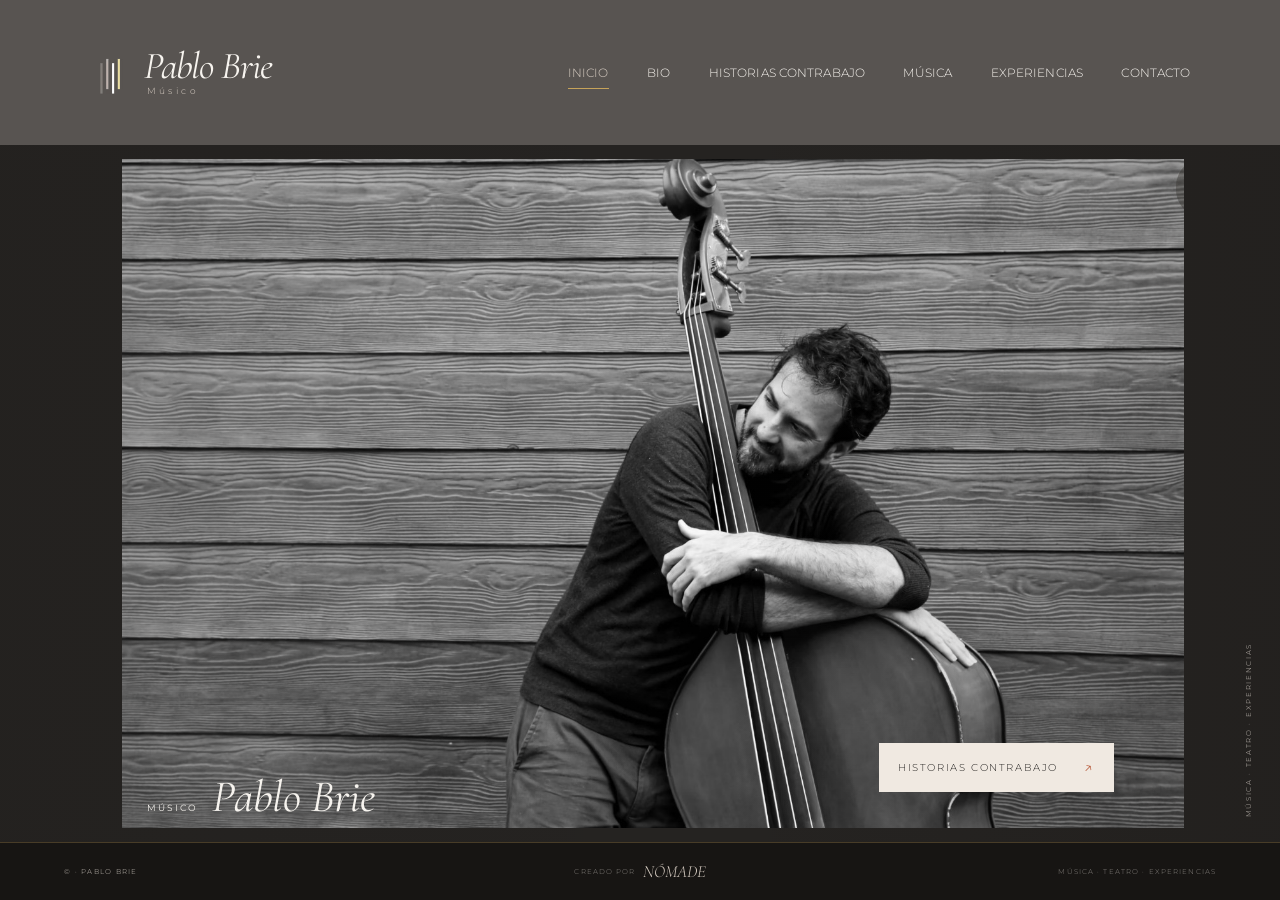
<file: index.html>
<!DOCTYPE html>
<html lang="es">

<head>

    <meta charset="UTF-8">

    <meta 
        name="viewport"
        content="width=device-width, initial-scale=1.0"
    >

    <meta
        name="description"
        content="Pablo Brie — Músico."
    >

    <title>Pablo Brie — Músico</title>


    <!-- TIPOGRAFÍAS -->

    <link rel="preconnect" href="https://fonts.googleapis.com">

    <link
        href="https://fonts.googleapis.com/css2?family=Cormorant+Garamond:ital,wght@0,400;1,400;1,500&family=Montserrat:wght@300;400;500&display=swap"
        rel="stylesheet"
    >


    <!-- CSS -->

   <link rel="stylesheet" href="css/style.css">

</head>


<body class="home-page">


    <!-- HEADER -->

    <header class="site-header">

        <a
            href="./"
            class="brand"
            aria-label="Pablo Brie - Inicio"
        >

            <img
                src="assets/img/logo.avif"
                alt=""
                class="brand-symbol"
            >

            <span class="brand-name">

                <span class="brand-title">
                    Pablo Brie
                </span>

                <span class="brand-subtitle">
                    Músico
                </span>

            </span>

        </a>


        <nav
            class="main-nav"
            aria-label="Navegación principal"
        >

            <a
                href="./"
                class="active"
            >
                INICIO
            </a>

            <a href="bio/">
                BIO
            </a>

            <a href="historias-contrabajo/">
                HISTORIAS CONTRABAJO
            </a>

            <div class="nav-item">

                <a href="musica/">
                    MÚSICA
                </a>

                <div class="submenu">

                    <a href="musica/mi-musica/">
                        MI MÚSICA
                    </a>

                    <a href="musica/cancionero/">
                        CANCIONERO
                    </a>

                    <a href="musica/musica-para-teatro/">
                        MÚSICA PARA TEATRO
                    </a>

                </div>

            </div>

            <a href="experiencias/">
                EXPERIENCIAS
            </a>

            <a href="contacto/">
                CONTACTO
            </a>

        </nav>


        <button
            class="menu-button"
            type="button"
            aria-label="Abrir menú"
            aria-expanded="false"
        >
            <span></span>
            <span></span>
        </button>

    </header>


    <!-- MENÚ MOBILE -->

    <div class="mobile-menu">

        <nav>

            <a href="./">
                INICIO
            </a>

            <a href="bio/">
                BIO
            </a>

            <a href="historias-contrabajo/">
                HISTORIAS CONTRABAJO
            </a>

            <a href="musica/">
                MÚSICA
            </a>

            <a href="musica/mi-musica/">
                <small>MI MÚSICA</small>
            </a>

            <a href="musica/cancionero/">
                <small>CANCIONERO</small>
            </a>

            <a href="musica/musica-para-teatro/">
                <small>MÚSICA PARA TEATRO</small>
            </a>

            <a href="experiencias/">
                EXPERIENCIAS
            </a>

            <a href="contacto/">
                CONTACTO
            </a>

        </nav>

    </div>


    <!-- HOME -->

    <main class="home">

        <section class="hero">

            <div class="hero-image">

                <img
                    src="assets/img/hero.jpg"
                    alt="Pablo Brie con su contrabajo"
                >

            </div>

            <div class="hero-shade"></div>


            <div class="hero-intro">

                <span class="hero-small">
                    MÚSICO
                </span>

                <h1>
                    Pablo Brie
                </h1>

            </div>


            <a
                href="historias-contrabajo/"
                class="hero-button"
            >

                <span>
                    HISTORIAS CONTRABAJO
                </span>

                <span class="button-arrow">
                    ↗
                </span>

            </a>


            <div class="hero-signature">

                <span>
                    MÚSICA · TEATRO · EXPERIENCIAS
                </span>

            </div>

        </section>

    </main>


    <!-- FOOTER -->

    <footer class="site-footer">

        <div class="footer-left">

            <span>
                © <span id="footer-year"></span> · PABLO BRIE
            </span>

        </div>


        <div class="footer-center">

            <span>
                CREADO POR
            </span>

            <a
                href="https://www.somosnomade.com.ar/"
                target="_blank"
                rel="noopener noreferrer"
            >
                NÓMADE
            </a>

        </div>


        <div class="footer-right">

            <span>
                MÚSICA · TEATRO · EXPERIENCIAS
            </span>

        </div>

    </footer>


    <!-- JAVASCRIPT -->

    <script src="js/main.js"></script>


    <!-- ACCESIBILIDAD -->

    <script
        src="https://static.getwcag.com/widget.js"
        config-url="https://static.getwcag.com/configs/L5VOLgu5S8h80TInUxdV/config.json"
        use-important="false"
    ></script>
<!-- ==================================================
     POPUP — FUNCIONES DINÁMICAS
================================================== -->

<div
    class="shows-popup"
    id="shows-popup"
    aria-hidden="true"
>
    <div class="shows-popup-card" role="dialog" aria-modal="true" aria-labelledby="shows-popup-title">
        <button
            class="shows-popup-close"
            id="shows-popup-close"
            type="button"
            aria-label="Cerrar próximas funciones"
        >×</button>

        <div class="shows-popup-kicker">PRÓXIMAS FUNCIONES</div>

        <h2 id="shows-popup-title">Pablo <em>Brie</em></h2>

        <div class="shows-list" id="shows-list"></div>

        <div class="shows-popup-footer">MÚSICA · TEATRO · ENCUENTRO</div>
    </div>
</div>

<script src="js/agenda.js"></script>

</body>

</html>
</file>
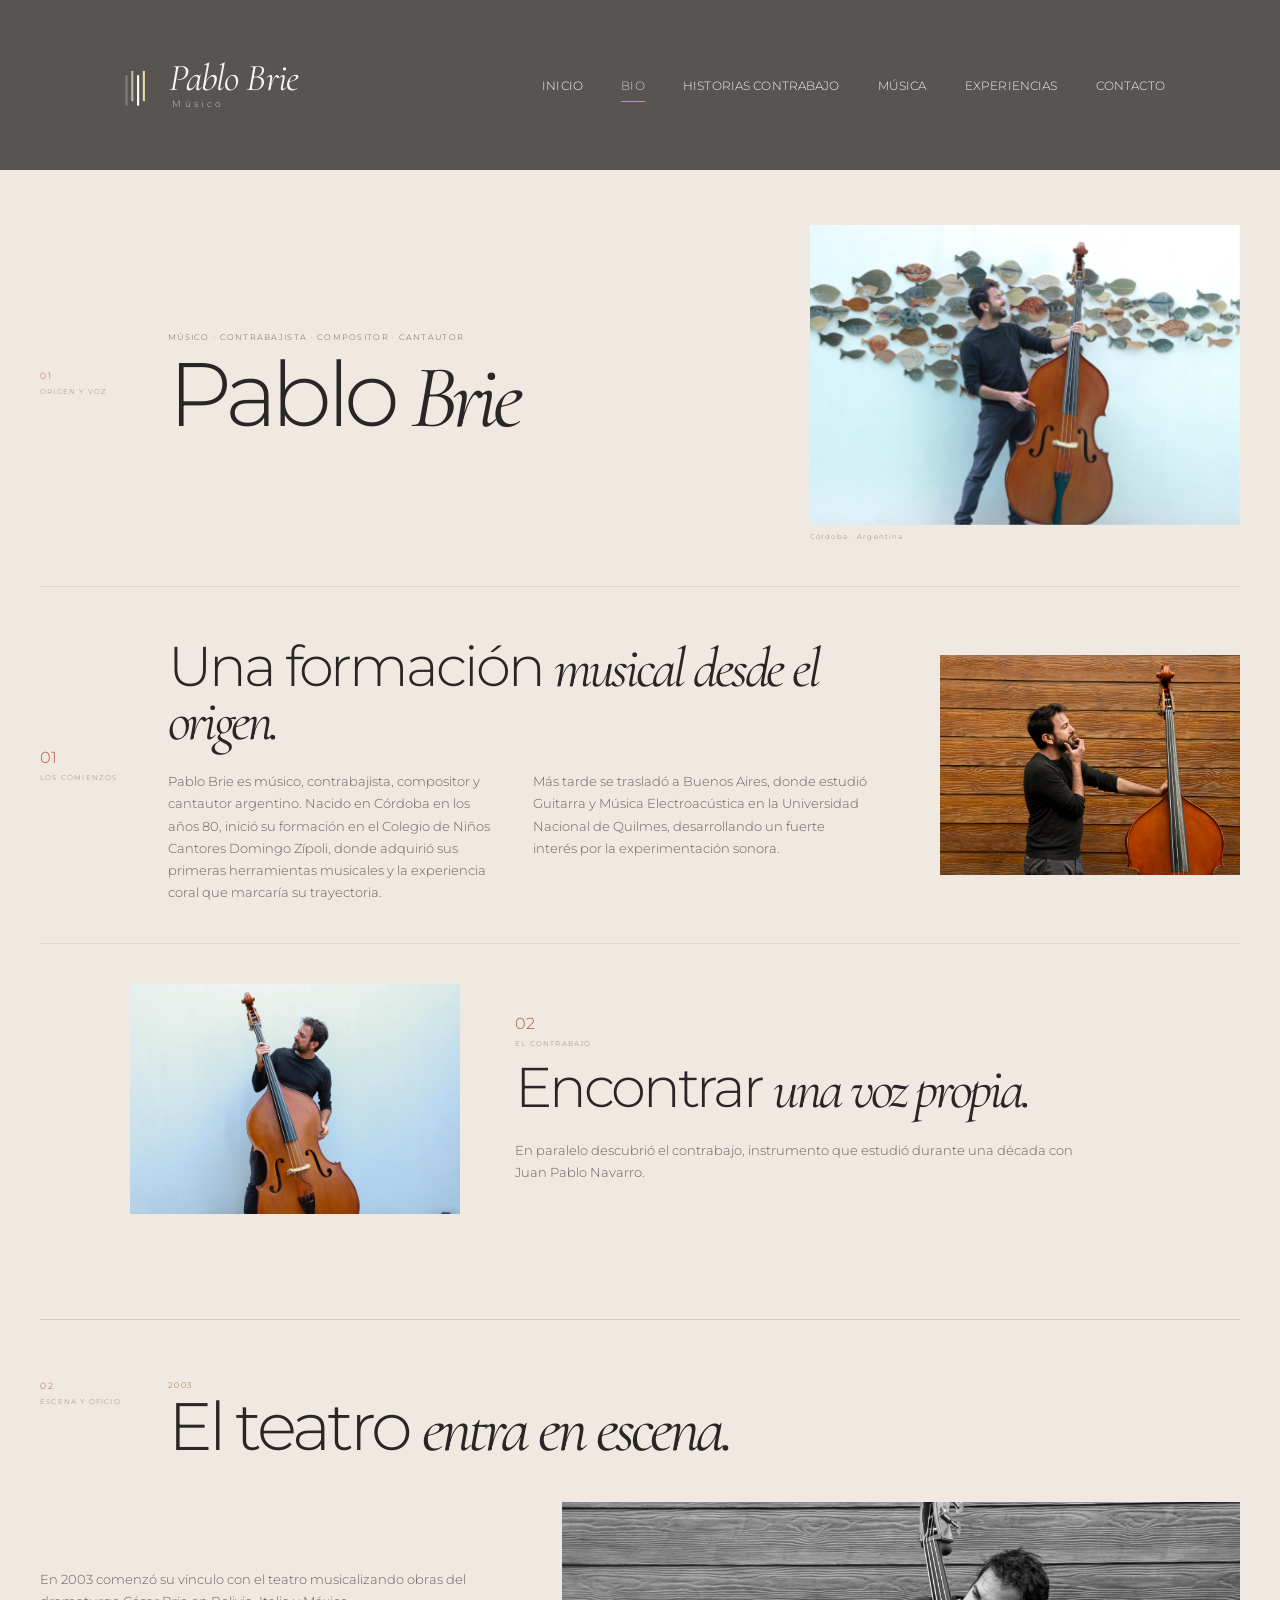
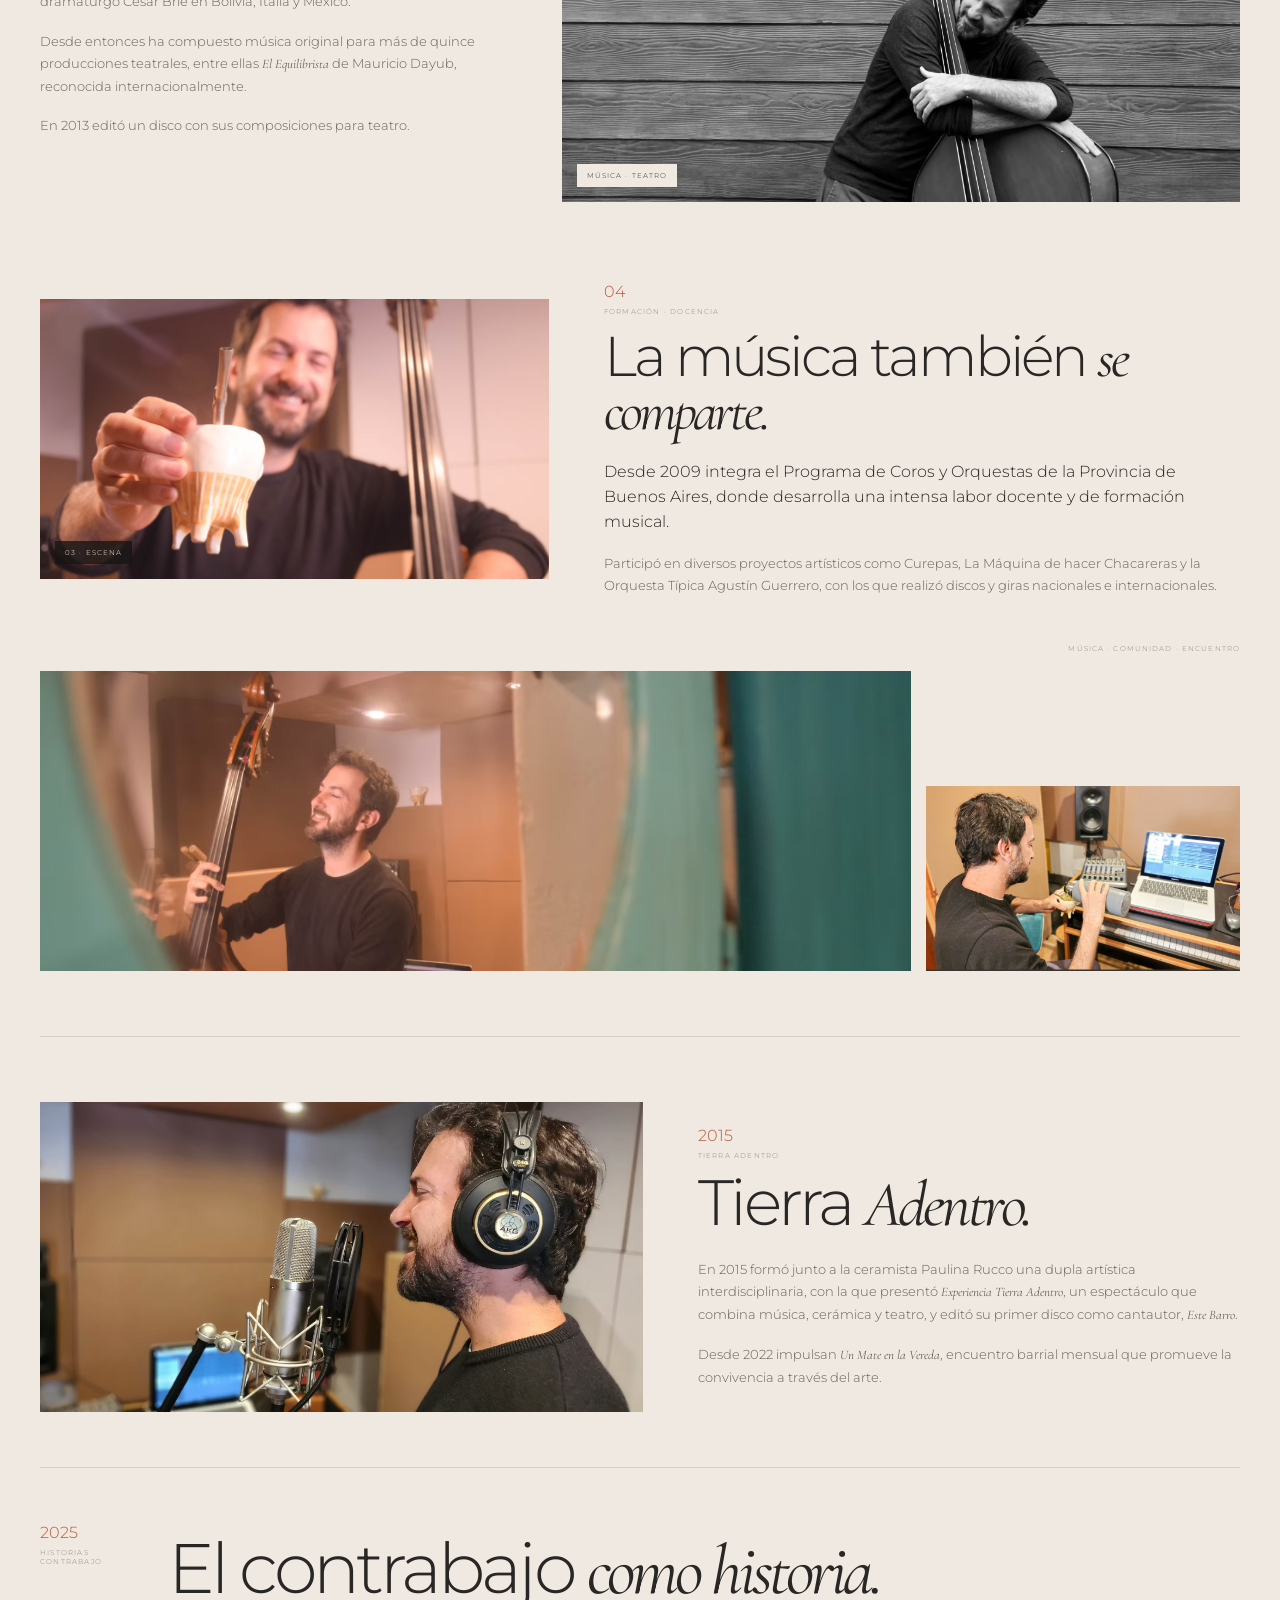
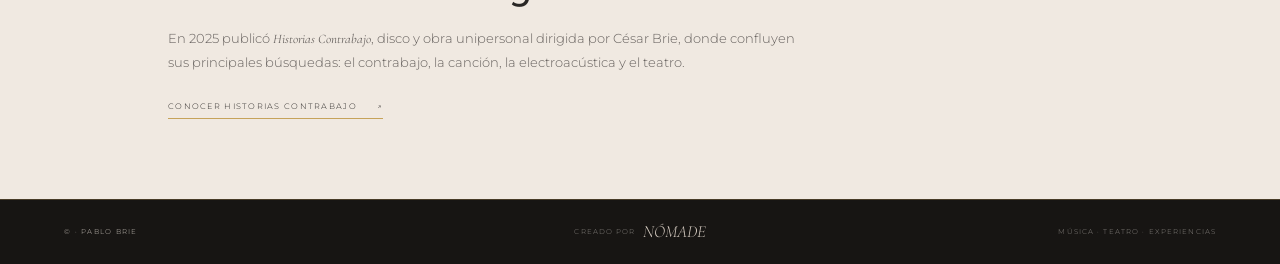
<file: bio/index.html>
<!DOCTYPE html>
<html lang="es">

<head>

    <meta charset="UTF-8">

    <meta
        name="viewport"
        content="width=device-width, initial-scale=1.0"
    >

    <meta
        name="description"
        content="Biografía de Pablo Brie, músico, contrabajista, compositor y cantautor argentino."
    >

    <title>Bio — Pablo Brie</title>


    <!-- TIPOGRAFÍAS -->

    <link rel="preconnect" href="https://fonts.googleapis.com">

    <link
        href="https://fonts.googleapis.com/css2?family=Cormorant+Garamond:ital,wght@0,400;1,400;1,500&family=Montserrat:wght@300;400;500&display=swap"
        rel="stylesheet"
    >


    <!-- CSS GENERAL -->

    <link
        rel="stylesheet"
        href="../css/style.css"
    >


    <!-- CSS BIO -->

    <link
        rel="stylesheet"
        href="../css/bio.css"
    >

</head>


<body class="internal-page">


    <!-- ==================================================
         HEADER
    ================================================== -->

    <header class="site-header">

        <a
            href="../"
            class="brand"
            aria-label="Pablo Brie - Inicio"
        >

            <img
                src="../assets/img/logo.avif"
                alt=""
                class="brand-symbol"
            >

            <span class="brand-name">

                <span class="brand-title">
                    Pablo Brie
                </span>

                <span class="brand-subtitle">
                    Músico
                </span>

            </span>

        </a>


        <nav
            class="main-nav"
            aria-label="Navegación principal"
        >

            <a href="../">
                INICIO
            </a>

            <a
                href="./"
                class="active"
            >
                BIO
            </a>

            <a href="../historias-contrabajo/">
                HISTORIAS CONTRABAJO
            </a>

            <div class="nav-item">

                <a href="../musica/">
                    MÚSICA
                </a>

                <div class="submenu">

                    <a href="../musica/mi-musica/">
                        MI MÚSICA
                    </a>

                    <a href="../musica/cancionero/">
                        CANCIONERO
                    </a>

                    <a href="../musica/musica-para-teatro/">
                        MÚSICA PARA TEATRO
                    </a>

                </div>

            </div>

            <a href="../experiencias/">
                EXPERIENCIAS
            </a>

            <a href="../contacto/">
                CONTACTO
            </a>

        </nav>


        <button
            class="menu-button"
            type="button"
            aria-label="Abrir menú"
            aria-expanded="false"
        >

            <span></span>
            <span></span>

        </button>

    </header>


    <!-- ==================================================
         MENÚ MOBILE
    ================================================== -->

    <div class="mobile-menu">

        <nav>

            <a href="../">
                INICIO
            </a>

            <a href="./">
                BIO
            </a>

            <a href="../historias-contrabajo/">
                HISTORIAS CONTRABAJO
            </a>

            <a href="../musica/">
                MÚSICA
            </a>

            <a href="../musica/mi-musica/">
                <small>MI MÚSICA</small>
            </a>

            <a href="../musica/cancionero/">
                <small>CANCIONERO</small>
            </a>

            <a href="../musica/musica-para-teatro/">
                <small>MÚSICA PARA TEATRO</small>
            </a>

            <a href="../experiencias/">
                EXPERIENCIAS
            </a>

            <a href="../contacto/">
                CONTACTO
            </a>

        </nav>

    </div>


    <!-- ==================================================
         BIO
    ================================================== -->

    <main class="bio-page">


        <!-- ==================================================
             NÚCLEO 01
        ================================================== -->

        <section class="bio-nucleus bio-nucleus-one">

            <div class="nucleus-intro">

                <div class="nucleus-index">
                    01
                    <span>ORIGEN Y VOZ</span>
                </div>


                <div class="nucleus-heading">

                    <p class="bio-kicker">
                        MÚSICO · CONTRABAJISTA · COMPOSITOR · CANTAUTOR
                    </p>

                    <h1>
                        Pablo <em>Brie</em>
                    </h1>

                </div>


                <figure class="nucleus-main-image">

                    <img
                        src="../assets/img/pablo1.png"
                        alt="Pablo Brie junto a su contrabajo"
                    >

                    <figcaption>
                        Córdoba · Argentina
                    </figcaption>

                </figure>

            </div>


            <div class="bio-story story-beginnings">

                <div class="story-marker">
                    <span>01</span>
                    <small>LOS COMIENZOS</small>
                </div>


                <div class="story-copy">

                    <h2>
                        Una formación
                        <em>musical desde el origen.</em>
                    </h2>

                    <div class="copy-columns">

                        <p>
                            Pablo Brie es músico, contrabajista,
                            compositor y cantautor argentino.
                            Nacido en Córdoba en los años 80,
                            inició su formación en el Colegio de
                            Niños Cantores Domingo Zípoli, donde
                            adquirió sus primeras herramientas
                            musicales y la experiencia coral que
                            marcaría su trayectoria.
                        </p>

                        <p>
                            Más tarde se trasladó a Buenos Aires,
                            donde estudió Guitarra y Música
                            Electroacústica en la Universidad
                            Nacional de Quilmes, desarrollando
                            un fuerte interés por la experimentación
                            sonora.
                        </p>

                    </div>

                </div>


                <figure class="story-image image-two">

                    <img
                        src="../assets/img/pablo2.png"
                        alt="Pablo Brie con su contrabajo"
                        loading="lazy"
                    >

                </figure>

            </div>


            <div class="bio-story story-double">

                <figure class="story-image image-three">

                    <img
                        src="../assets/img/pablo3.png"
                        alt="Pablo Brie tocando el contrabajo"
                        loading="lazy"
                    >

                </figure>


                <div class="story-copy story-contrabass">

                    <div class="story-marker">
                        <span>02</span>
                        <small>EL CONTRABAJO</small>
                    </div>

                    <h2>
                        Encontrar
                        <em>una voz propia.</em>
                    </h2>

                    <p>
                        En paralelo descubrió el contrabajo,
                        instrumento que estudió durante una
                        década con Juan Pablo Navarro.
                    </p>

                </div>

            </div>

        </section>


        <!-- ==================================================
             NÚCLEO 02
        ================================================== -->

        <section class="bio-nucleus bio-nucleus-two">

            <div class="nucleus-title-row">

                <div class="nucleus-index">
                    02
                    <span>ESCENA Y OFICIO</span>
                </div>

                <div>

                    <span class="story-year">
                        2003
                    </span>

                    <h2>
                        El teatro
                        <em>entra en escena.</em>
                    </h2>

                </div>

            </div>


            <div class="theatre-story">

                <div class="story-copy">

                    <p>
                        En 2003 comenzó su vínculo con el
                        teatro musicalizando obras del
                        dramaturgo César Brie en Bolivia,
                        Italia y México.
                    </p>

                    <p>
                        Desde entonces ha compuesto música
                        original para más de quince
                        producciones teatrales, entre ellas
                        <em>El Equilibrista</em> de Mauricio
                        Dayub, reconocida internacionalmente.
                    </p>

                    <p>
                        En 2013 editó un disco con sus
                        composiciones para teatro.
                    </p>

                </div>


                <figure class="story-image theatre-image">

                    <img
                        src="../assets/img/pablo4.png"
                        alt="Pablo Brie junto a su contrabajo"
                        loading="lazy"
                    >

                    <figcaption>
                        MÚSICA · TEATRO
                    </figcaption>

                </figure>

            </div>


            <div class="scene-strip">

                <figure class="scene-image">

                    <img
                        src="../assets/img/pablo5.png"
                        alt="Pablo Brie en escena"
                        loading="lazy"
                    >

                    <figcaption>
                        03 · ESCENA
                    </figcaption>

                </figure>


                <div class="education-story">

                    <div class="story-marker">
                        <span>04</span>
                        <small>FORMACIÓN · DOCENCIA</small>
                    </div>

                    <h2>
                        La música también
                        <em>se comparte.</em>
                    </h2>

                    <p class="lead">
                        Desde 2009 integra el Programa de
                        Coros y Orquestas de la Provincia de
                        Buenos Aires, donde desarrolla una
                        intensa labor docente y de formación
                        musical.
                    </p>

                    <p>
                        Participó en diversos proyectos artísticos
                        como Curepas, La Máquina de hacer
                        Chacareras y la Orquesta Típica Agustín
                        Guerrero, con los que realizó discos y
                        giras nacionales e internacionales.
                    </p>

                </div>

            </div>


            <div class="music-collage">

                <figure class="collage-main">

                    <img
                        src="../assets/img/pablo6.png"
                        alt="Pablo Brie tocando el contrabajo"
                        loading="lazy"
                    >

                </figure>


                <figure class="collage-small">

                    <img
                        src="../assets/img/pablo7.png"
                        alt="Pablo Brie trabajando en música"
                        loading="lazy"
                    >

                </figure>


                <span class="collage-caption">
                    MÚSICA · COMUNIDAD · ENCUENTRO
                </span>

            </div>

        </section>


        <!-- ==================================================
             NÚCLEO 03
        ================================================== -->

        <section class="bio-nucleus bio-nucleus-three">

            <div class="tierra-story">

                <figure class="story-image tierra-image">

                    <img
                        src="../assets/img/pablo8.png"
                        alt="Pablo Brie"
                        loading="lazy"
                    >

                </figure>


                <div class="tierra-copy">

                    <div class="story-marker">
                        <span>2015</span>
                        <small>TIERRA ADENTRO</small>
                    </div>

                    <h2>
                        Tierra
                        <em>Adentro.</em>
                    </h2>

                    <p>
                        En 2015 formó junto a la ceramista
                        Paulina Rucco una dupla artística
                        interdisciplinaria, con la que presentó
                        <em>Experiencia Tierra Adentro</em>,
                        un espectáculo que combina música,
                        cerámica y teatro, y editó su primer
                        disco como cantautor, <em>Este Barro</em>.
                    </p>

                    <p>
                        Desde 2022 impulsan
                        <em>Un Mate en la Vereda</em>, encuentro
                        barrial mensual que promueve la convivencia
                        a través del arte.
                    </p>

                </div>

            </div>


            <div class="final-story">

                <div class="story-marker">
                    <span>2025</span>
                    <small>HISTORIAS CONTRABAJO</small>
                </div>


                <div class="final-copy">

                    <h2>
                        El contrabajo
                        <em>como historia.</em>
                    </h2>

                    <p>
                        En 2025 publicó
                        <em>Historias Contrabajo</em>, disco
                        y obra unipersonal dirigida por César Brie,
                        donde confluyen sus principales búsquedas:
                        el contrabajo, la canción, la electroacústica
                        y el teatro.
                    </p>


                    <a
                        href="../historias-contrabajo/"
                        class="bio-final-link"
                    >

                        <span>
                            CONOCER HISTORIAS CONTRABAJO
                        </span>

                        <span>
                            ↗
                        </span>

                    </a>

                </div>

            </div>

        </section>

    </main>


    <!-- ==================================================
         FOOTER
    ================================================== -->

    <footer class="site-footer">

        <div class="footer-left">

            <span>
                © <span id="footer-year"></span> · PABLO BRIE
            </span>

        </div>


        <div class="footer-center">

            <span>
                CREADO POR
            </span>

            <a
                href="https://www.somosnomade.com.ar/"
                target="_blank"
                rel="noopener noreferrer"
            >
                NÓMADE
            </a>

        </div>


        <div class="footer-right">

            <span>
                MÚSICA · TEATRO · EXPERIENCIAS
            </span>

        </div>

    </footer>


    <script src="../js/main.js"></script>


    <!-- ACCESIBILIDAD -->

    <script
        src="https://static.getwcag.com/widget.js"
        config-url="https://static.getwcag.com/configs/L5VOLgu5S8h80TInUxdV/config.json"
        use-important="false"
    ></script>

</body>

</html>
</file>
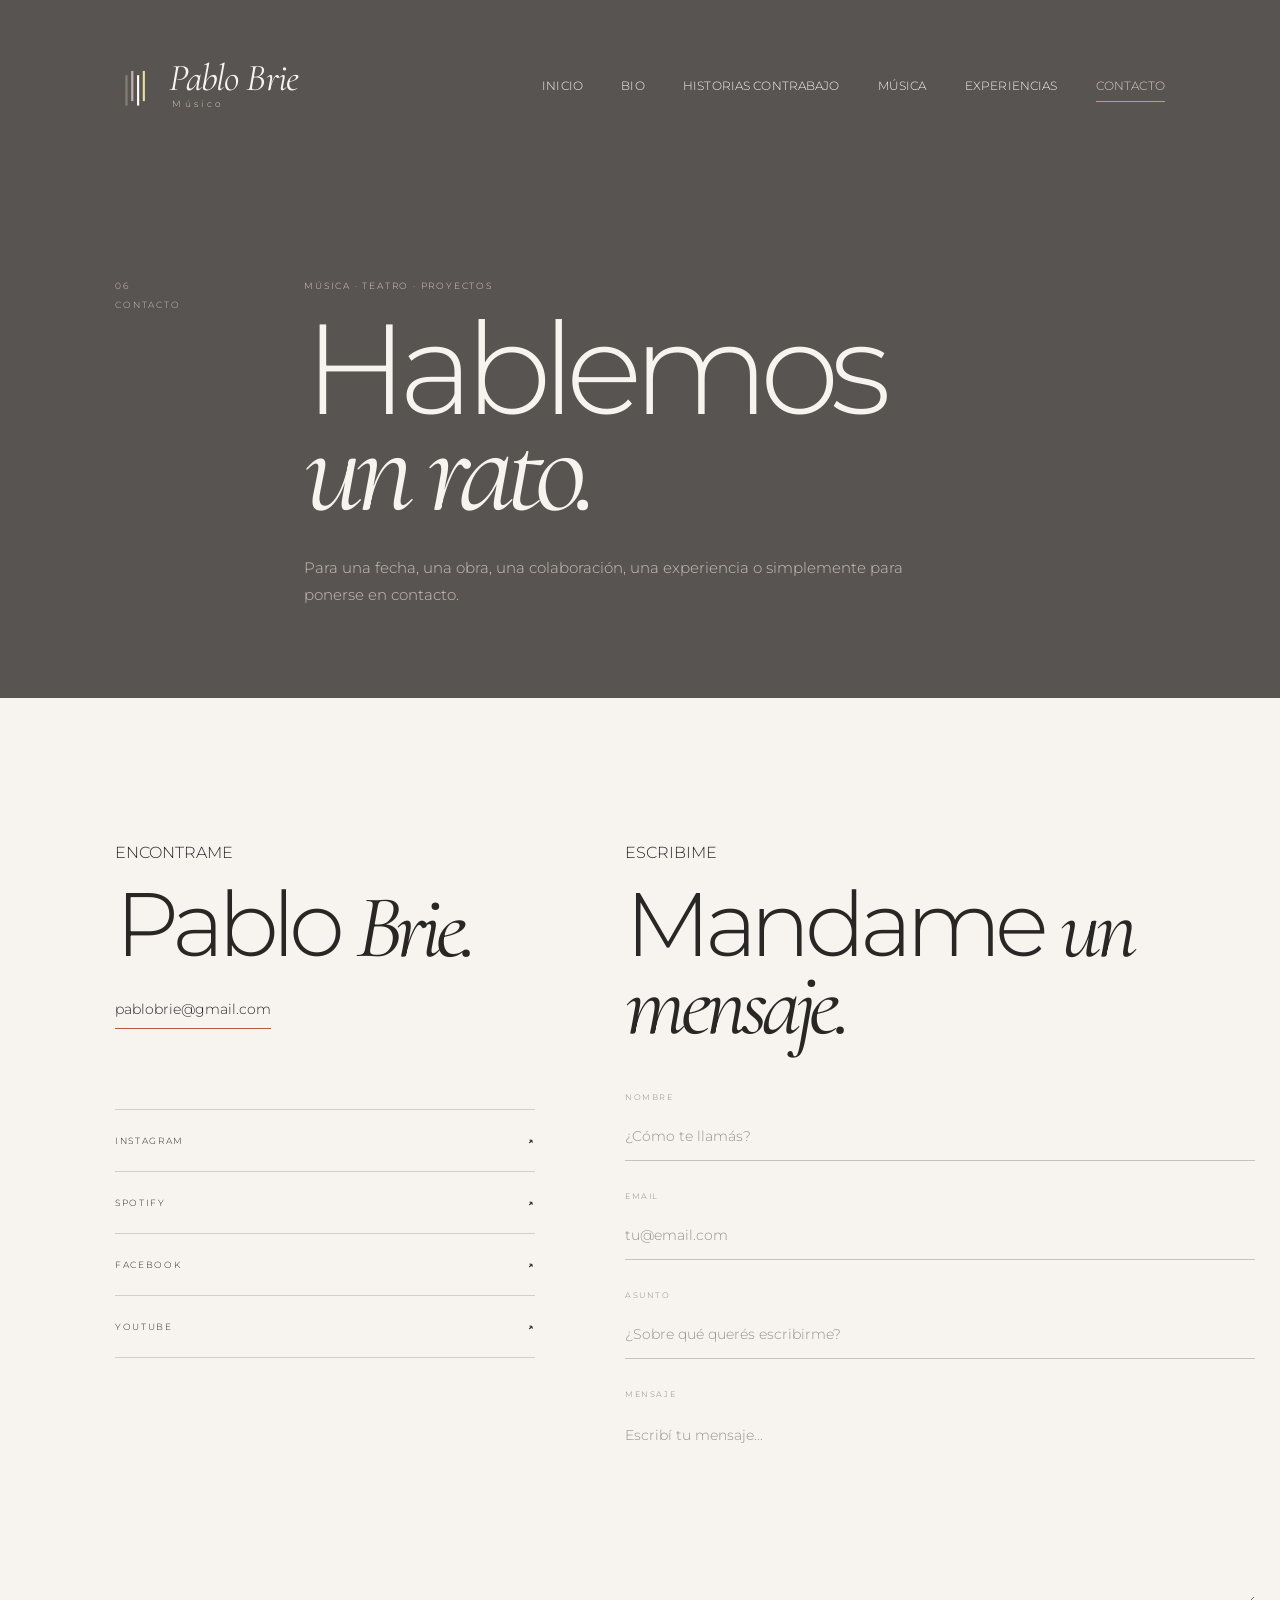
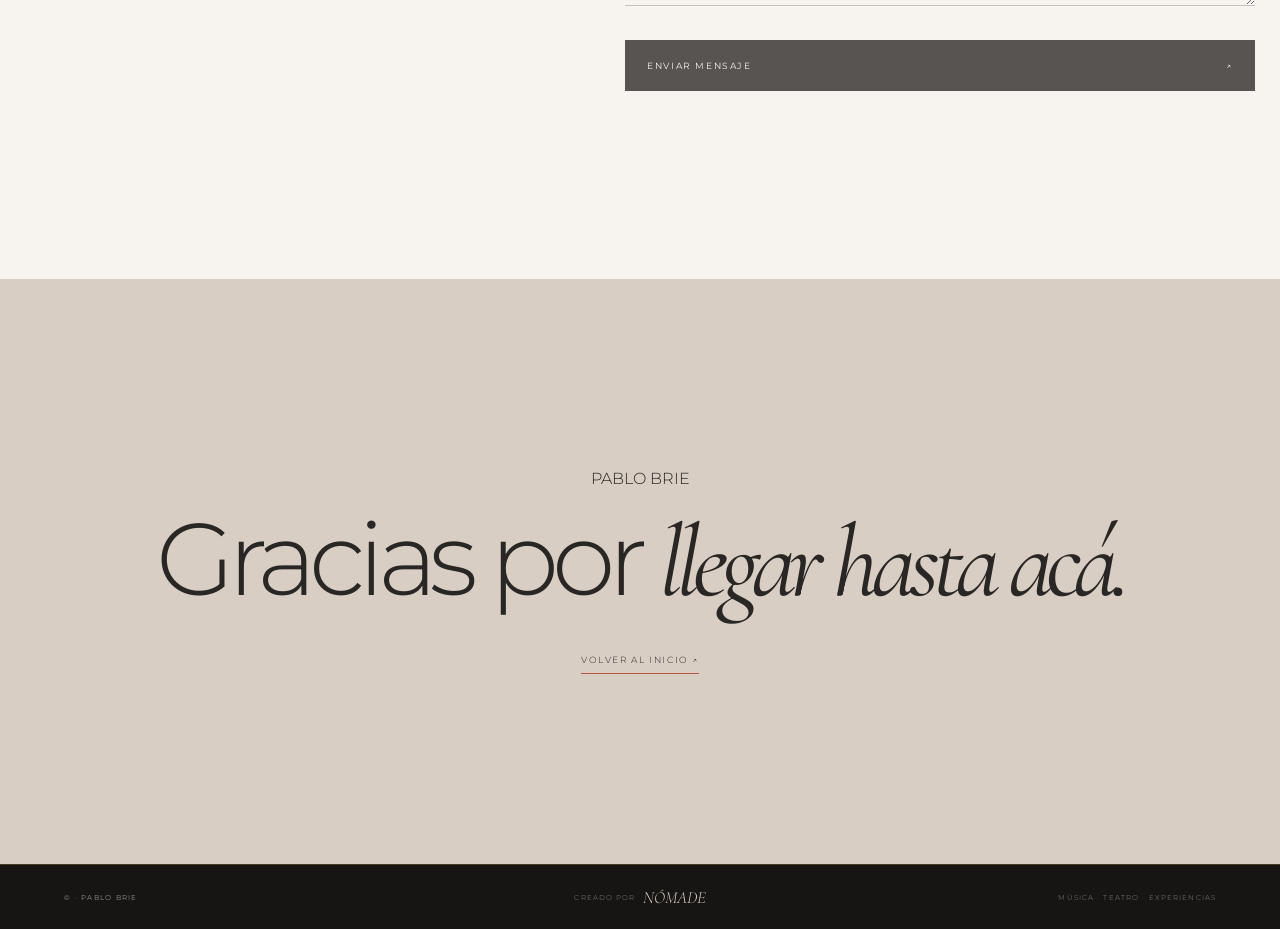
<file: contacto/index.html>
<!DOCTYPE html>
<html lang="es">

<head>

    <meta charset="UTF-8">

    <meta
        name="viewport"
        content="width=device-width, initial-scale=1.0"
    >

    <meta
        name="description"
        content="Contacto — Pablo Brie. Música, teatro, experiencias y proyectos."
    >

    <title>Contacto — Pablo Brie</title>


    <!-- TIPOGRAFÍAS -->

    <link rel="preconnect" href="https://fonts.googleapis.com">

    <link
        rel="preconnect"
        href="https://fonts.gstatic.com"
        crossorigin
    >

    <link
        href="https://fonts.googleapis.com/css2?family=Cormorant+Garamond:ital,wght@0,400;0,500;1,400;1,500&family=Montserrat:wght@300;400;500&display=swap"
        rel="stylesheet"
    >


    <!-- ESTILOS -->

    <link
        rel="stylesheet"
        href="../css/style.css"
    >

    <link
        rel="stylesheet"
        href="../css/contacto.css"
    >

</head>


<body class="internal-page contacto-page">


    <!-- =========================================
         HEADER
    ========================================== -->

    <header class="site-header">


        <a
            href="../"
            class="brand"
            aria-label="Pablo Brie - Inicio"
        >

            <img
                src="../assets/img/logo.avif"
                alt=""
                class="brand-symbol"
            >

            <span class="brand-name">

                <span class="brand-title">
                    Pablo Brie
                </span>

                <span class="brand-subtitle">
                    Músico
                </span>

            </span>

        </a>


        <nav
            class="main-nav"
            aria-label="Navegación principal"
        >

            <a href="../">
                INICIO
            </a>

            <a href="../bio/">
                BIO
            </a>

            <a href="../historias-contrabajo/">
                HISTORIAS CONTRABAJO
            </a>


            <div class="nav-item">

                <a href="../musica/">
                    MÚSICA
                </a>


                <div class="submenu">

                    <a href="../musica/mi-musica/">
                        MI MÚSICA
                    </a>

                    <a href="../musica/cancionero/">
                        CANCIONERO
                    </a>

                    <a href="../musica/musica-para-teatro/">
                        MÚSICA PARA TEATRO
                    </a>

                </div>

            </div>


            <a href="../experiencias/">
                EXPERIENCIAS
            </a>


            <a
                href="./"
                class="active"
            >
                CONTACTO
            </a>

        </nav>


        <button
            class="menu-button"
            type="button"
            aria-label="Abrir menú"
            aria-expanded="false"
        >

            <span></span>
            <span></span>

        </button>

    </header>


    <!-- =========================================
         MENÚ MOBILE
    ========================================== -->

    <div class="mobile-menu">

        <nav>

            <a href="../">INICIO</a>

            <a href="../bio/">BIO</a>

            <a href="../historias-contrabajo/">
                HISTORIAS CONTRABAJO
            </a>

            <a href="../musica/">
                MÚSICA
            </a>

            <a href="../musica/mi-musica/">
                <small>MI MÚSICA</small>
            </a>

            <a href="../musica/cancionero/">
                <small>CANCIONERO</small>
            </a>

            <a href="../musica/musica-para-teatro/">
                <small>MÚSICA PARA TEATRO</small>
            </a>

            <a href="../experiencias/">
                EXPERIENCIAS
            </a>

            <a href="./">
                CONTACTO
            </a>

        </nav>

    </div>


    <!-- =========================================
         CONTENIDO
    ========================================== -->

    <main class="contacto-main">


        <!-- =====================================
             HERO
        ====================================== -->

        <section class="contacto-hero">

            <div class="contacto-index">

                <span>06</span>

                <span>CONTACTO</span>

            </div>


            <div class="contacto-hero-copy">

                <p class="contacto-kicker">
                    MÚSICA · TEATRO · PROYECTOS
                </p>

                <h1>
                    Hablemos
                    <em>un rato.</em>
                </h1>

                <p>
                    Para una fecha, una obra, una colaboración,
                    una experiencia o simplemente para ponerse
                    en contacto.
                </p>

            </div>

        </section>


        <!-- =====================================
             CONTACTO + REDES
        ====================================== -->

        <section class="contacto-grid">


            <!-- DATOS -->

            <div class="contacto-info">

                <p class="section-label">
                    ENCONTRAME
                </p>

                <h2>
                    Pablo
                    <em>Brie.</em>
                </h2>


                <a
                    href="mailto:pablobrie@gmail.com"
                    class="mail-link"
                >
                    pablobrie@gmail.com
                </a>


                <div class="social-list">

                    <a
                        href="https://www.instagram.com/pablobrie/"
                        target="_blank"
                        rel="noopener noreferrer"
                    >
                        <span>INSTAGRAM</span>
                        <b>↗</b>
                    </a>


                    <a
                        href="https://open.spotify.com/intl-es/artist/4lvJHM03H6AOvzby7lYf0U?si=HDsbMAzyS7CE769Gu3uHJg"
                        target="_blank"
                        rel="noopener noreferrer"
                    >
                        <span>SPOTIFY</span>
                        <b>↗</b>
                    </a>


                    <a
                        href="https://www.facebook.com/pablo.brie1/"
                        target="_blank"
                        rel="noopener noreferrer"
                    >
                        <span>FACEBOOK</span>
                        <b>↗</b>
                    </a>


                    <a
                        href="https://www.youtube.com/c/pablobrie"
                        target="_blank"
                        rel="noopener noreferrer"
                    >
                        <span>YOUTUBE</span>
                        <b>↗</b>
                    </a>

                </div>

            </div>


            <!-- FORMULARIO -->

            <div class="contacto-form-wrap">

                <div class="form-heading">

                    <p class="section-label">
                        ESCRIBIME
                    </p>

                    <h2>
                        Mandame
                        <em>un mensaje.</em>
                    </h2>

                </div>


                <form
                    id="contact-form"
                    class="contact-form"
                    action="https://formsubmit.co/ajax/pablobrie@gmail.com"
                    method="POST"
                >


                    <!-- FormSubmit -->

                    <input
                        type="hidden"
                        name="_subject"
                        value="Nuevo mensaje desde pablobrie.ar"
                    >

                    <input
                        type="hidden"
                        name="_replyto"
                        id="replyto-field"
                        value=""
                    >

                    <input
                        type="hidden"
                        name="_template"
                        value="table"
                    >


                    <!-- Honeypot anti-spam -->

                    <input
                        type="text"
                        name="_honey"
                        tabindex="-1"
                        autocomplete="off"
                        class="honey-field"
                        aria-hidden="true"
                    >


                    <!-- NOMBRE -->

                    <div class="form-field">

                        <label for="name">
                            NOMBRE
                        </label>

                        <input
                            type="text"
                            id="name"
                            name="name"
                            autocomplete="name"
                            placeholder="¿Cómo te llamás?"
                            required
                        >

                    </div>


                    <!-- EMAIL -->

                    <div class="form-field">

                        <label for="email">
                            EMAIL
                        </label>

                        <input
                            type="email"
                            id="email"
                            name="email"
                            autocomplete="email"
                            placeholder="tu@email.com"
                            required
                        >

                    </div>


                    <!-- ASUNTO -->

                    <div class="form-field">

                        <label for="subject">
                            ASUNTO
                        </label>

                        <input
                            type="text"
                            id="subject"
                            name="visitor_subject"
                            placeholder="¿Sobre qué querés escribirme?"
                            required
                        >

                    </div>


                    <!-- MENSAJE -->

                    <div class="form-field">

                        <label for="message">
                            MENSAJE
                        </label>

                        <textarea
                            id="message"
                            name="message"
                            rows="7"
                            placeholder="Escribí tu mensaje..."
                            required
                        ></textarea>

                    </div>


                    <!-- BOTÓN -->

                    <button
                        type="submit"
                        class="form-submit"
                        id="submit-button"
                    >

                        <span>
                            ENVIAR MENSAJE
                        </span>

                        <span>
                            ↗
                        </span>

                    </button>


                    <p
                        class="form-status"
                        id="form-status"
                        role="status"
                        aria-live="polite"
                    ></p>

                </form>

            </div>

        </section>


        <!-- =====================================
             CIERRE
        ====================================== -->

        <section class="contacto-closing">

            <p class="section-label">
                PABLO BRIE
            </p>

            <h2>
                Gracias por
                <em>llegar hasta acá.</em>
            </h2>

            <a
                href="../"
                class="closing-link"
            >
                VOLVER AL INICIO ↗
            </a>

        </section>

    </main>


    <!-- =========================================
         FOOTER
    ========================================== -->

    <footer class="site-footer">

        <div class="footer-left">

            <span>
                © <span id="footer-year"></span> · PABLO BRIE
            </span>

        </div>


        <div class="footer-center">

            <span>
                CREADO POR
            </span>

            <a
                href="https://www.somosnomade.com.ar/"
                target="_blank"
                rel="noopener noreferrer"
            >
                NÓMADE
            </a>

        </div>


        <div class="footer-right">

            <span>
                MÚSICA · TEATRO · EXPERIENCIAS
            </span>

        </div>

    </footer>


    <!-- =========================================
         JAVASCRIPT
    ========================================== -->

    <script src="../js/main.js"></script>


    <script>
    const form = document.getElementById("contact-form");
    const status = document.getElementById("form-status");
    const button = document.getElementById("submit-button");
    const emailField = document.getElementById("email");
    const replyToField = document.getElementById("replyto-field");

    form.addEventListener("submit", async (event) => {

        event.preventDefault();

        replyToField.value = emailField.value.trim();

        button.disabled = true;
        button.classList.add("is-sending");
        button.querySelector("span:first-child").textContent = "ENVIANDO...";
        status.textContent = "";

        const formData = new FormData(form);
        const data = Object.fromEntries(formData.entries());

        try {

            const response = await fetch(
                "https://formsubmit.co/ajax/pablobrie@gmail.com",
                {
                    method: "POST",
                    headers: {
                        "Content-Type": "application/json",
                        "Accept": "application/json"
                    },
                    body: JSON.stringify(data)
                }
            );

            const result = await response.json();

            if (response.ok && result.success !== false) {

                status.textContent =
                    "Mensaje enviado. Gracias por escribir.";

                status.className =
                    "form-status success";

                form.reset();

            } else {

                throw new Error("No se pudo enviar el formulario.");

            }

        } catch (error) {

            status.textContent =
                "No pudimos enviar el mensaje. Podés escribir directamente a pablobrie@gmail.com";

            status.className =
                "form-status error";

        } finally {

            button.disabled = false;
            button.classList.remove("is-sending");
            button.querySelector("span:first-child").textContent =
                "ENVIAR MENSAJE";

        }

    });
    </script>


    <!-- ACCESIBILIDAD -->

    <script
        src="https://static.getwcag.com/widget.js"
        config-url="https://static.getwcag.com/configs/L5VOLgu5S8h80TInUxdV/config.json"
        use-important="false"
    ></script>

</body>

</html>
</file>
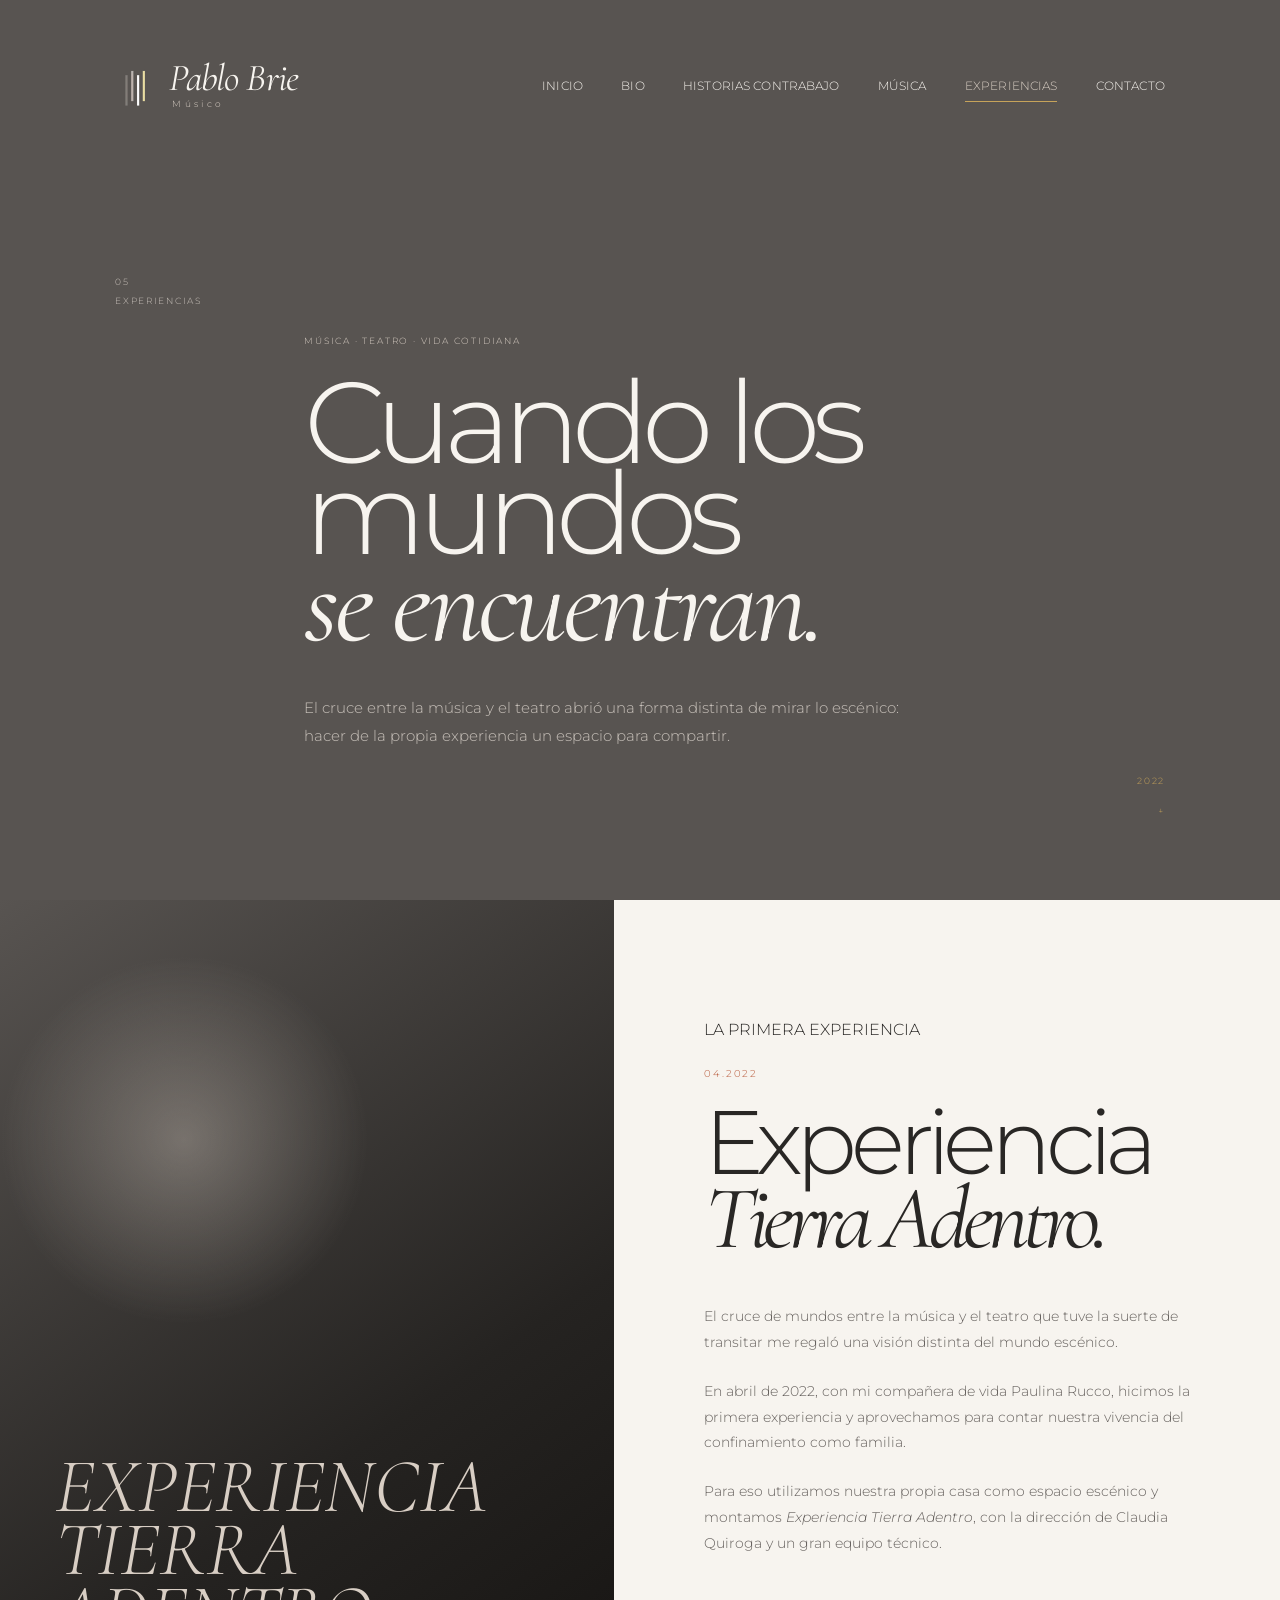
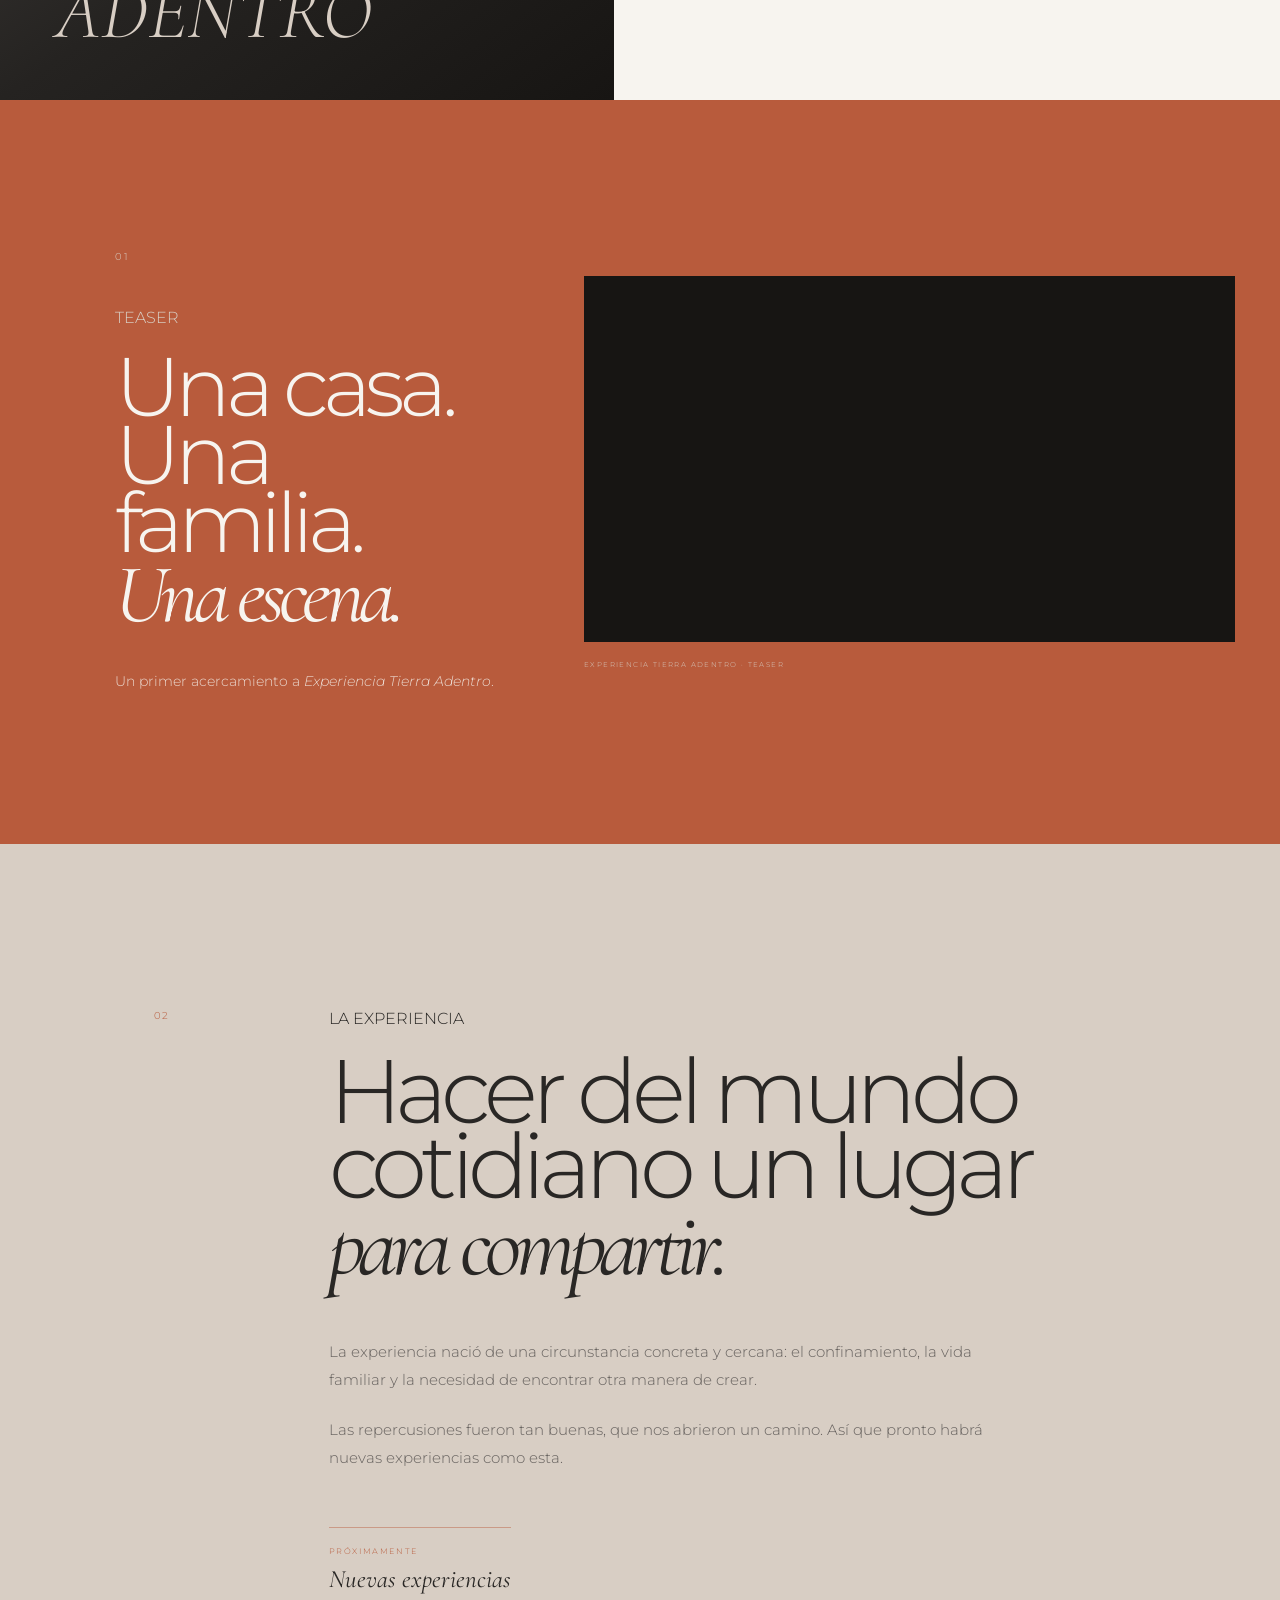
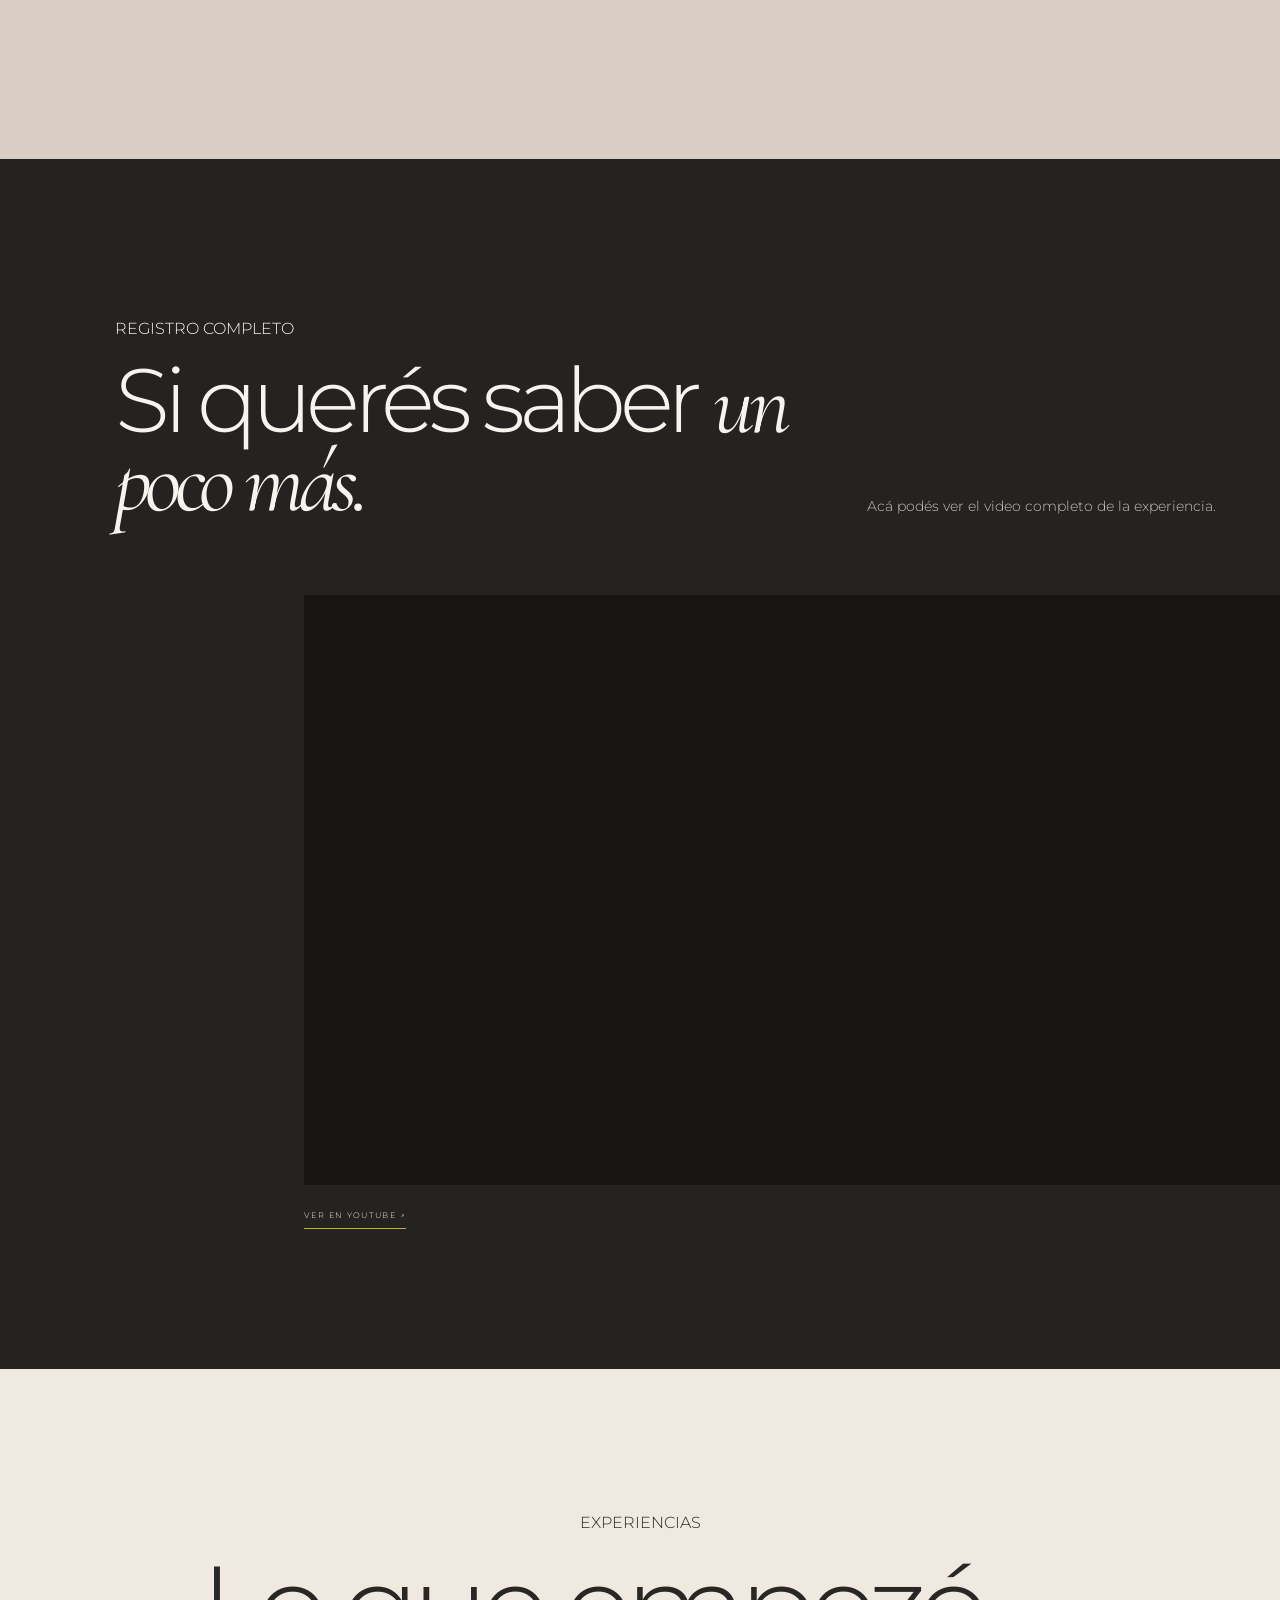
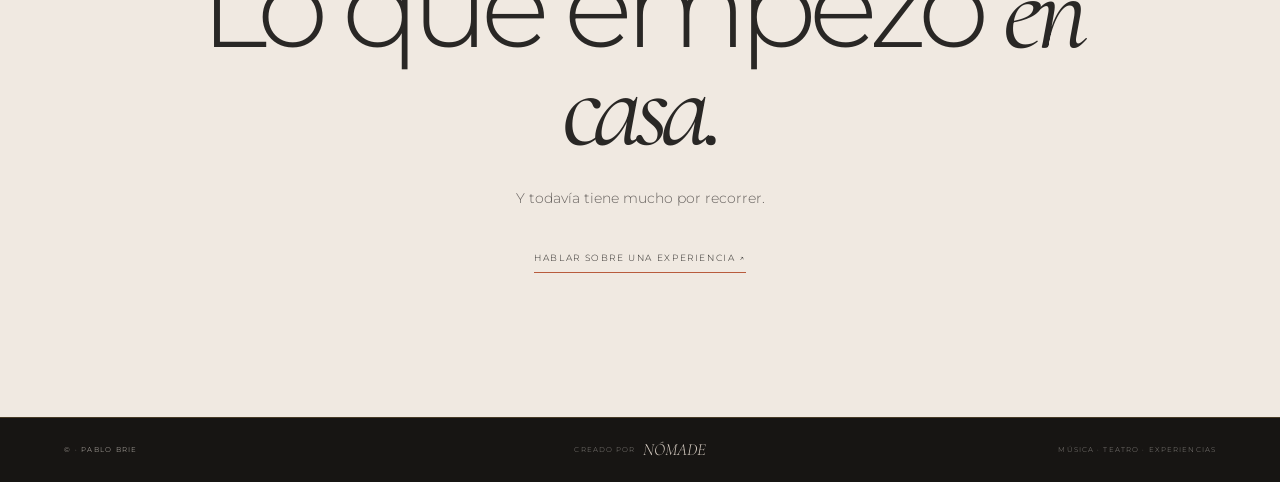
<file: experiencias/index.html>
<!DOCTYPE html>
<html lang="es">

<head>

    <meta charset="UTF-8">

    <meta
        name="viewport"
        content="width=device-width, initial-scale=1.0"
    >

    <meta
        name="description"
        content="Experiencias Tierra Adentro — un cruce entre música, teatro y vida cotidiana de Pablo Brie y Paulina Rucco."
    >

    <title>Experiencias — Pablo Brie</title>


    <!-- TIPOGRAFÍAS -->

    <link rel="preconnect" href="https://fonts.googleapis.com">

    <link
        rel="preconnect"
        href="https://fonts.gstatic.com"
        crossorigin
    >

    <link
        href="https://fonts.googleapis.com/css2?family=Cormorant+Garamond:ital,wght@0,400;0,500;1,400;1,500&family=Montserrat:wght@300;400;500&display=swap"
        rel="stylesheet"
    >


    <!-- CSS -->

    <link
        rel="stylesheet"
        href="../css/style.css"
    >

    <link
        rel="stylesheet"
        href="../css/experiencias.css"
    >

</head>


<body class="internal-page experiencias-page">


    <!-- =========================================
         HEADER
    ========================================== -->

    <header class="site-header">


        <a
            href="../"
            class="brand"
            aria-label="Pablo Brie - Inicio"
        >

            <img
                src="../assets/img/logo.avif"
                alt=""
                class="brand-symbol"
            >

            <span class="brand-name">

                <span class="brand-title">
                    Pablo Brie
                </span>

                <span class="brand-subtitle">
                    Músico
                </span>

            </span>

        </a>


        <nav
            class="main-nav"
            aria-label="Navegación principal"
        >

            <a href="../">
                INICIO
            </a>

            <a href="../bio/">
                BIO
            </a>

            <a href="../historias-contrabajo/">
                HISTORIAS CONTRABAJO
            </a>


            <div class="nav-item">

                <a href="../musica/">
                    MÚSICA
                </a>


                <div class="submenu">

                    <a href="../musica/mi-musica/">
                        MI MÚSICA
                    </a>

                    <a href="../musica/cancionero/">
                        CANCIONERO
                    </a>

                    <a href="../musica/musica-para-teatro/">
                        MÚSICA PARA TEATRO
                    </a>

                </div>

            </div>


            <a
                href="./"
                class="active"
            >
                EXPERIENCIAS
            </a>

            <a href="../contacto/">
                CONTACTO
            </a>

        </nav>


        <button
            class="menu-button"
            type="button"
            aria-label="Abrir menú"
            aria-expanded="false"
        >

            <span></span>
            <span></span>

        </button>

    </header>


    <!-- =========================================
         MENÚ MOBILE
    ========================================== -->

    <div class="mobile-menu">

        <nav>

            <a href="../">INICIO</a>

            <a href="../bio/">BIO</a>

            <a href="../historias-contrabajo/">
                HISTORIAS CONTRABAJO
            </a>

            <a href="../musica/">
                MÚSICA
            </a>

            <a href="../musica/mi-musica/">
                <small>MI MÚSICA</small>
            </a>

            <a href="../musica/cancionero/">
                <small>CANCIONERO</small>
            </a>

            <a href="../musica/musica-para-teatro/">
                <small>MÚSICA PARA TEATRO</small>
            </a>

            <a href="./">
                EXPERIENCIAS
            </a>

            <a href="../contacto/">
                CONTACTO
            </a>

        </nav>

    </div>


    <!-- =========================================
         CONTENIDO
    ========================================== -->

    <main class="experiencias-main">


        <!-- =====================================
             HERO
        ====================================== -->

        <section class="experiencias-hero">

            <div class="experiencias-hero-index">
                <span>05</span>
                <span>EXPERIENCIAS</span>
            </div>


            <div class="experiencias-hero-copy">

                <p class="experiencias-kicker">
                    MÚSICA · TEATRO · VIDA COTIDIANA
                </p>

                <h1>
                    Cuando los mundos
                    <em>se encuentran.</em>
                </h1>

                <p class="experiencias-hero-lead">
                    El cruce entre la música y el teatro abrió
                    una forma distinta de mirar lo escénico:
                    hacer de la propia experiencia un espacio
                    para compartir.
                </p>

            </div>


            <div class="experiencias-hero-mark">

                <span>
                    2022
                </span>

                <span>
                    ↓
                </span>

            </div>

        </section>


        <!-- =====================================
             TIERRA ADENTRO — PRESENTACIÓN
        ====================================== -->

        <section class="experiencia-intro">

            <div class="experiencia-intro-image">

                <div class="image-placeholder">

                    <span>
                        EXPERIENCIA<br>
                        TIERRA ADENTRO
                    </span>

                </div>

            </div>


            <div class="experiencia-intro-copy">

                <p class="section-label">
                    LA PRIMERA EXPERIENCIA
                </p>

                <div class="experience-year">
                    04.2022
                </div>

                <h2>
                    Experiencia
                    <em>Tierra Adentro.</em>
                </h2>

                <p>
                    El cruce de mundos entre la música y el teatro
                    que tuve la suerte de transitar me regaló una
                    visión distinta del mundo escénico.
                </p>

                <p>
                    En abril de 2022, con mi compañera de vida
                    Paulina Rucco, hicimos la primera experiencia
                    y aprovechamos para contar nuestra vivencia
                    del confinamiento como familia.
                </p>

                <p>
                    Para eso utilizamos nuestra propia casa como
                    espacio escénico y montamos
                    <em>Experiencia Tierra Adentro</em>, con la
                    dirección de Claudia Quiroga y un gran equipo
                    técnico.
                </p>

            </div>

        </section>


        <!-- =====================================
             VIDEO TEASER
        ====================================== -->

        <section class="teaser-section">

            <div class="teaser-copy">

                <span class="section-index">
                    01
                </span>

                <p class="section-label">
                    TEASER
                </p>

                <h2>
                    Una casa.
                    <br>
                    Una familia.
                    <br>
                    <em>Una escena.</em>
                </h2>

                <p>
                    Un primer acercamiento a
                    <em>Experiencia Tierra Adentro</em>.
                </p>

            </div>


            <div class="teaser-video">

                <div class="video-ratio">

                    <iframe
                        src="https://www.youtube.com/embed/zJtThyToaM4?rel=0&playsinline=1"
                        title="Teaser de Experiencia Tierra Adentro"
                        loading="lazy"
                        allow="accelerometer; autoplay; clipboard-write; encrypted-media; gyroscope; picture-in-picture; web-share"
                        allowfullscreen
                    ></iframe>

                </div>

                <span class="video-caption">
                    EXPERIENCIA TIERRA ADENTRO · TEASER
                </span>

            </div>

        </section>


        <!-- =====================================
             TEXT / IDEA
        ====================================== -->

        <section class="experiencia-reflexion">

            <div class="reflexion-number">
                02
            </div>


            <div class="reflexion-copy">

                <p class="section-label">
                    LA EXPERIENCIA
                </p>

                <h2>
                    Hacer del mundo
                    cotidiano un lugar
                    <em>para compartir.</em>
                </h2>

                <p>
                    La experiencia nació de una circunstancia
                    concreta y cercana: el confinamiento,
                    la vida familiar y la necesidad de encontrar
                    otra manera de crear.
                </p>

                <p>
                    Las repercusiones fueron tan buenas,
                    que nos abrieron un camino. Así que pronto
                    habrá nuevas experiencias como esta.
                </p>

                <div class="future-note">

                    <span>
                        PRÓXIMAMENTE
                    </span>

                    <strong>
                        Nuevas experiencias
                    </strong>

                </div>

            </div>

        </section>


        <!-- =====================================
             VIDEO COMPLETO
        ====================================== -->

        <section class="full-video-section">

            <div class="full-video-header">

                <div>

                    <p class="section-label">
                        REGISTRO COMPLETO
                    </p>

                    <h2>
                        Si querés saber
                        <em>un poco más.</em>
                    </h2>

                </div>

                <p>
                    Acá podés ver el video completo
                    de la experiencia.
                </p>

            </div>


            <div class="full-video">

                <div class="video-ratio">

                    <iframe
                        src="https://www.youtube.com/embed/QTfV7aOg4nA?rel=0&playsinline=1"
                        title="Experiencia Tierra Adentro — video completo"
                        loading="lazy"
                        allow="accelerometer; autoplay; clipboard-write; encrypted-media; gyroscope; picture-in-picture; web-share"
                        allowfullscreen
                    ></iframe>

                </div>

            </div>


            <a
                class="video-external-link"
                href="https://www.youtube.com/watch?v=QTfV7aOg4nA"
                target="_blank"
                rel="noopener noreferrer"
            >
                VER EN YOUTUBE ↗
            </a>

        </section>


        <!-- =====================================
             CIERRE
        ====================================== -->

        <section class="experiencias-closing">

            <p class="section-label">
                EXPERIENCIAS
            </p>

            <h2>
                Lo que empezó
                <em>en casa.</em>
            </h2>

            <p>
                Y todavía tiene mucho por recorrer.
            </p>

            <a
                href="../contacto/"
                class="closing-link"
            >
                HABLAR SOBRE UNA EXPERIENCIA ↗
            </a>

        </section>

    </main>


    <!-- =========================================
         FOOTER
    ========================================== -->

    <footer class="site-footer">

        <div class="footer-left">

            <span>
                © <span id="footer-year"></span> · PABLO BRIE
            </span>

        </div>


        <div class="footer-center">

            <span>
                CREADO POR
            </span>

            <a
                href="https://www.somosnomade.com.ar/"
                target="_blank"
                rel="noopener noreferrer"
            >
                NÓMADE
            </a>

        </div>


        <div class="footer-right">

            <span>
                MÚSICA · TEATRO · EXPERIENCIAS
            </span>

        </div>

    </footer>


    <!-- JAVASCRIPT -->

    <script src="../js/main.js"></script>


    <!-- ACCESIBILIDAD -->

    <script
        src="https://static.getwcag.com/widget.js"
        config-url="https://static.getwcag.com/configs/L5VOLgu5S8h80TInUxdV/config.json"
        use-important="false"
    ></script>

</body>

</html>
</file>
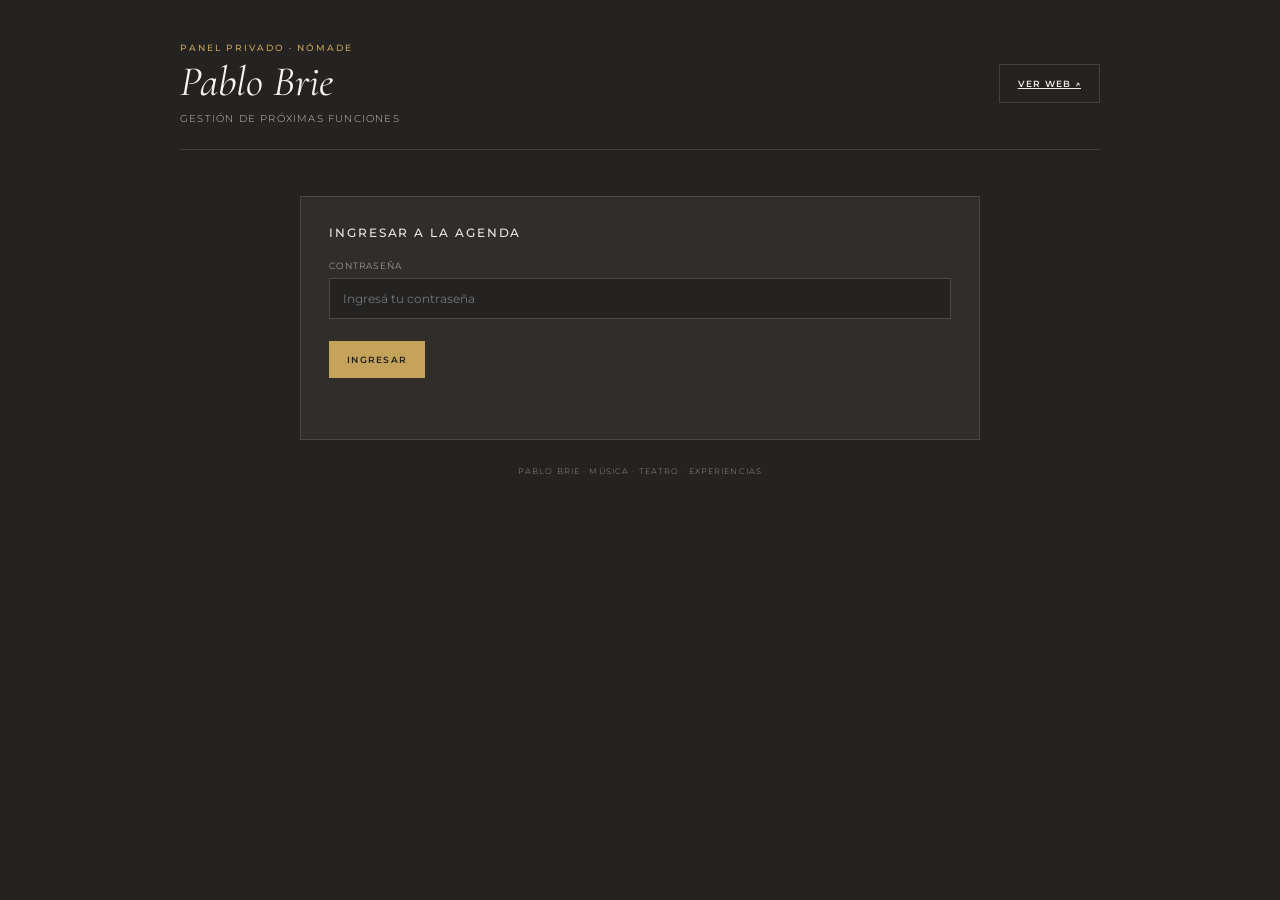
<file: gestion/index.html>
<!DOCTYPE html>
<html lang="es">
<head>
    <meta charset="UTF-8">
    <meta name="viewport" content="width=device-width, initial-scale=1.0">
    <meta name="robots" content="noindex, nofollow">
    <meta name="description" content="Administración privada de próximas funciones de Pablo Brie.">
    <title>Agenda | Pablo Brie</title>
    <link rel="preconnect" href="https://fonts.googleapis.com">
    <link href="https://fonts.googleapis.com/css2?family=Cormorant+Garamond:ital,wght@0,400;1,400;1,500&family=Montserrat:wght@300;400;500;600&display=swap" rel="stylesheet">
    <style>
        :root{--bg:#252321;--panel:#302d2a;--panel2:#393530;--cream:#f0e9e1;--white:#f7f4ef;--muted:#c9c2bb;--gold:#c6a35a;--terra:#b85b3c;--line:rgba(240,233,225,.14)}
        *{box-sizing:border-box}
        body{margin:0;min-height:100vh;background:var(--bg);color:var(--cream);font-family:Montserrat,Arial,sans-serif;font-weight:300}
        .wrap{width:min(920px,calc(100% - 32px));margin:0 auto;padding:42px 0 70px}
        header{display:flex;justify-content:space-between;align-items:center;gap:20px;padding-bottom:24px;border-bottom:1px solid var(--line)}
        .eyebrow{font-size:9px;letter-spacing:.22em;color:var(--gold);font-weight:500}
        h1{font:italic 42px/1 "Cormorant Garamond",Georgia,serif;margin:8px 0 0;color:var(--white)}
        .subtitle{font-size:10px;letter-spacing:.12em;color:var(--muted);margin-top:9px}
        .login,.editor{width:min(100%,680px);margin:46px auto 0}
        .panel{background:var(--panel);border:1px solid var(--line);padding:28px}
        h2{font-size:12px;font-weight:500;letter-spacing:.16em;margin:0 0 20px}
        label{display:block;font-size:9px;letter-spacing:.12em;color:var(--muted);margin:0 0 7px;text-transform:uppercase}
        input{width:100%;min-width:0;border:1px solid rgba(240,233,225,.18);border-radius:0;background:#252321;color:var(--white);padding:12px 13px;font:12px Montserrat,Arial,sans-serif;outline:none}
        input:focus{border-color:var(--gold)}
        input[type=checkbox]{width:16px;height:16px;accent-color:var(--gold)}
        .field{min-width:0}
        .grid{display:grid;grid-template-columns:1fr 1fr;gap:15px}
        .full{grid-column:1/-1}
        .btn{border:0;padding:13px 18px;background:var(--gold);color:#211e1a;font:600 9px Montserrat,Arial,sans-serif;letter-spacing:.14em;cursor:pointer}
        .btn:hover{filter:brightness(1.08)}
        .btn.secondary{background:transparent;color:var(--cream);border:1px solid var(--line)}
        .btn.danger{background:transparent;color:#e2a08d;border:1px solid rgba(184,91,60,.5)}
        .toolbar{display:flex;justify-content:space-between;align-items:center;gap:12px;margin-bottom:18px}
        .toolbar p{font-size:10px;color:var(--muted);line-height:1.6;margin:0}
        .event-card{background:var(--panel2);border:1px solid var(--line);padding:20px;margin:14px 0}
        .event-top{display:flex;justify-content:space-between;align-items:center;gap:10px;margin-bottom:18px}
        .event-number{font-size:9px;letter-spacing:.16em;color:var(--gold)}
        .visibility{display:flex;align-items:center;gap:8px;font-size:9px;color:var(--muted);text-transform:none;letter-spacing:0;margin:0}
        .visibility input{width:auto}
        .event-fields{display:grid;grid-template-columns:1fr 1fr;gap:14px}
        .event-fields .field.full{grid-column:1/-1}
        .event-actions{display:flex;justify-content:flex-end;margin-top:16px}
        .actions{display:flex;gap:10px;flex-wrap:wrap;margin-top:22px}
        .status{min-height:18px;margin:15px 0 0;font-size:10px;line-height:1.5;color:var(--muted)}
        .status.error{color:#efa58f}.status.success{color:#b9d5b3}
        .empty{border:1px dashed var(--line);padding:28px;text-align:center;color:var(--muted);font-size:11px;line-height:1.7}
        .hidden{display:none!important}
        .top-actions{display:flex;gap:9px;align-items:center}
        .foot{margin-top:26px;text-align:center;color:#9b938b;font-size:8px;letter-spacing:.14em}
        @media(max-width:600px){.wrap{padding-top:28px}.panel{padding:20px}.grid,.event-fields{grid-template-columns:1fr}.full,.event-fields .field.full{grid-column:auto}h1{font-size:36px}.toolbar{align-items:flex-start;flex-direction:column}.top-actions{width:100%}.top-actions .btn{flex:1}}
    </style>
</head>
<body>
<div class="wrap">
    <header>
        <div>
            <div class="eyebrow">PANEL PRIVADO · NÓMADE</div>
            <h1>Pablo Brie</h1>
            <div class="subtitle">GESTIÓN DE PRÓXIMAS FUNCIONES</div>
        </div>
        <div class="top-actions">
            <a class="btn secondary" href="/" target="_blank" rel="noopener">VER WEB ↗</a>
        </div>
    </header>

    <section class="login" id="login-panel">
        <div class="panel">
            <h2>INGRESAR A LA AGENDA</h2>
            <div class="field">
                <label for="password">Contraseña</label>
                <input id="password" type="password" autocomplete="current-password" placeholder="Ingresá tu contraseña">
            </div>
            <div class="actions">
                <button class="btn" id="login-button" type="button">INGRESAR</button>
            </div>
            <p class="status" id="login-status" role="status"></p>
        </div>
    </section>

    <section class="editor hidden" id="editor-panel">
        <div class="toolbar">
            <p>Agregá, modificá o quitá funciones.<br>Los cambios se publican en la web al guardarlos.</p>
            <div class="top-actions">
                <button class="btn secondary" id="logout-button" type="button">CERRAR SESIÓN</button>
            </div>
        </div>
        <div id="events-list"></div>
        <div class="actions">
            <button class="btn secondary" id="add-button" type="button">+ AGREGAR FUNCIÓN</button>
            <button class="btn" id="save-button" type="button">GUARDAR CAMBIOS</button>
        </div>
        <p class="status" id="editor-status" role="status"></p>
    </section>

    <div class="foot">PABLO BRIE · MÚSICA · TEATRO · EXPERIENCIAS</div>
</div>

<script>
(() => {
    const loginPanel = document.getElementById("login-panel");
    const editorPanel = document.getElementById("editor-panel");
    const passwordInput = document.getElementById("password");
    const loginStatus = document.getElementById("login-status");
    const editorStatus = document.getElementById("editor-status");
    const eventsList = document.getElementById("events-list");
    let password = "";
    let functions = [];

    const escapeHTML = (value) => String(value ?? "").replace(/[&<>"']/g, (char) => ({
        "&": "&amp;", "<": "&lt;", ">": "&gt;", '"': "&quot;", "'": "&#039;"
    }[char]));

    function setStatus(element, message, type = "") {
        element.textContent = message;
        element.className = "status" + (type ? " " + type : "");
    }

    async function request(payload) {
        const response = await fetch("/api/agenda", {
            method: "POST",
            headers: { "Content-Type": "application/json" },
            body: JSON.stringify({ ...payload, password })
        });
        const result = await response.json().catch(() => ({}));
        if (!response.ok) throw new Error(result.error || "No se pudo completar la operación.");
        return result;
    }

    function render() {
        if (!functions.length) {
            eventsList.innerHTML = '<div class="empty">Todavía no hay funciones cargadas.<br>Usá “Agregar función” para crear la primera.</div>';
            return;
        }

        eventsList.innerHTML = functions.map((item, index) => `
            <article class="event-card" data-index="${index}">
                <div class="event-top">
                    <span class="event-number">FUNCIÓN ${String(index + 1).padStart(2, "0")}</span>
                    <label class="visibility"><input class="visible" type="checkbox" ${item.visible !== false ? "checked" : ""}> Mostrar en la web</label>
                </div>
                <div class="event-fields">
                    <div class="field">
                        <label>Fecha</label>
                        <input class="date" type="date" value="${escapeHTML(item.date)}" required>
                    </div>
                    <div class="field">
                        <label>Hora (opcional)</label>
                        <input class="time" type="text" value="${escapeHTML(item.time)}" placeholder="20:00">
                    </div>
                    <div class="field">
                        <label>Ciudad y país</label>
                        <input class="city" type="text" value="${escapeHTML(item.city)}" placeholder="Sucre, Bolivia" required>
                    </div>
                    <div class="field">
                        <label>Lugar</label>
                        <input class="venue" type="text" value="${escapeHTML(item.venue)}" placeholder="Nombre del espacio" required>
                    </div>
                    <div class="field full">
                        <label>Link para comprar entradas (opcional)</label>
                        <input class="ticket" type="url" value="${escapeHTML(item.ticketUrl)}" placeholder="https://...">
                    </div>
                </div>
                <div class="event-actions">
                    <button class="btn danger delete-button" type="button">ELIMINAR FUNCIÓN</button>
                </div>
            </article>
        `).join("");
    }

    function readForm() {
        return [...eventsList.querySelectorAll(".event-card")].map((card) => ({
            date: card.querySelector(".date").value,
            time: card.querySelector(".time").value.trim(),
            city: card.querySelector(".city").value.trim(),
            venue: card.querySelector(".venue").value.trim(),
            ticketUrl: card.querySelector(".ticket").value.trim(),
            visible: card.querySelector(".visible").checked
        }));
    }

    document.getElementById("login-button").addEventListener("click", async () => {
        password = passwordInput.value;
        if (!password) {
            setStatus(loginStatus, "Ingresá la contraseña para continuar.", "error");
            return;
        }
        const button = document.getElementById("login-button");
        button.disabled = true;
        button.textContent = "INGRESANDO...";
        setStatus(loginStatus, "Verificando acceso...");
        try {
            const result = await request({ action: "login" });
            functions = Array.isArray(result.functions) ? result.functions : [];
            loginPanel.classList.add("hidden");
            editorPanel.classList.remove("hidden");
            render();
            setStatus(editorStatus, "Agenda cargada. Recordá guardar los cambios.", "success");
        } catch (error) {
            password = "";
            passwordInput.value = "";
            setStatus(loginStatus, error.message, "error");
        } finally {
            button.disabled = false;
            button.textContent = "INGRESAR";
        }
    });

    passwordInput.addEventListener("keydown", (event) => {
        if (event.key === "Enter") document.getElementById("login-button").click();
    });

    document.getElementById("add-button").addEventListener("click", () => {
        functions = readForm();
        functions.push({ date: "", time: "", city: "", venue: "", ticketUrl: "", visible: true });
        render();
        setStatus(editorStatus, "Completá los datos de la nueva función y guardá los cambios.");
        eventsList.lastElementChild?.scrollIntoView({ behavior: "smooth", block: "center" });
    });

    eventsList.addEventListener("click", (event) => {
        const button = event.target.closest(".delete-button");
        if (!button) return;
        const card = button.closest(".event-card");
        const index = Number(card.dataset.index);
        functions = readForm();
        functions.splice(index, 1);
        render();
        setStatus(editorStatus, "Función quitada del listado. Guardá los cambios para publicarlo.");
    });

    document.getElementById("save-button").addEventListener("click", async () => {
        functions = readForm();
        const button = document.getElementById("save-button");
        button.disabled = true;
        button.textContent = "GUARDANDO...";
        setStatus(editorStatus, "Guardando la agenda en GitHub...");
        try {
            const result = await request({ action: "save", functions });
            setStatus(editorStatus, result.message || "Agenda guardada correctamente.", "success");
        } catch (error) {
            setStatus(editorStatus, error.message, "error");
        } finally {
            button.disabled = false;
            button.textContent = "GUARDAR CAMBIOS";
        }
    });

    document.getElementById("logout-button").addEventListener("click", () => {
        password = "";
        functions = [];
        passwordInput.value = "";
        editorPanel.classList.add("hidden");
        loginPanel.classList.remove("hidden");
        setStatus(loginStatus, "Sesión cerrada.");
    });
})();
</script>
</body>
</html>
</file>
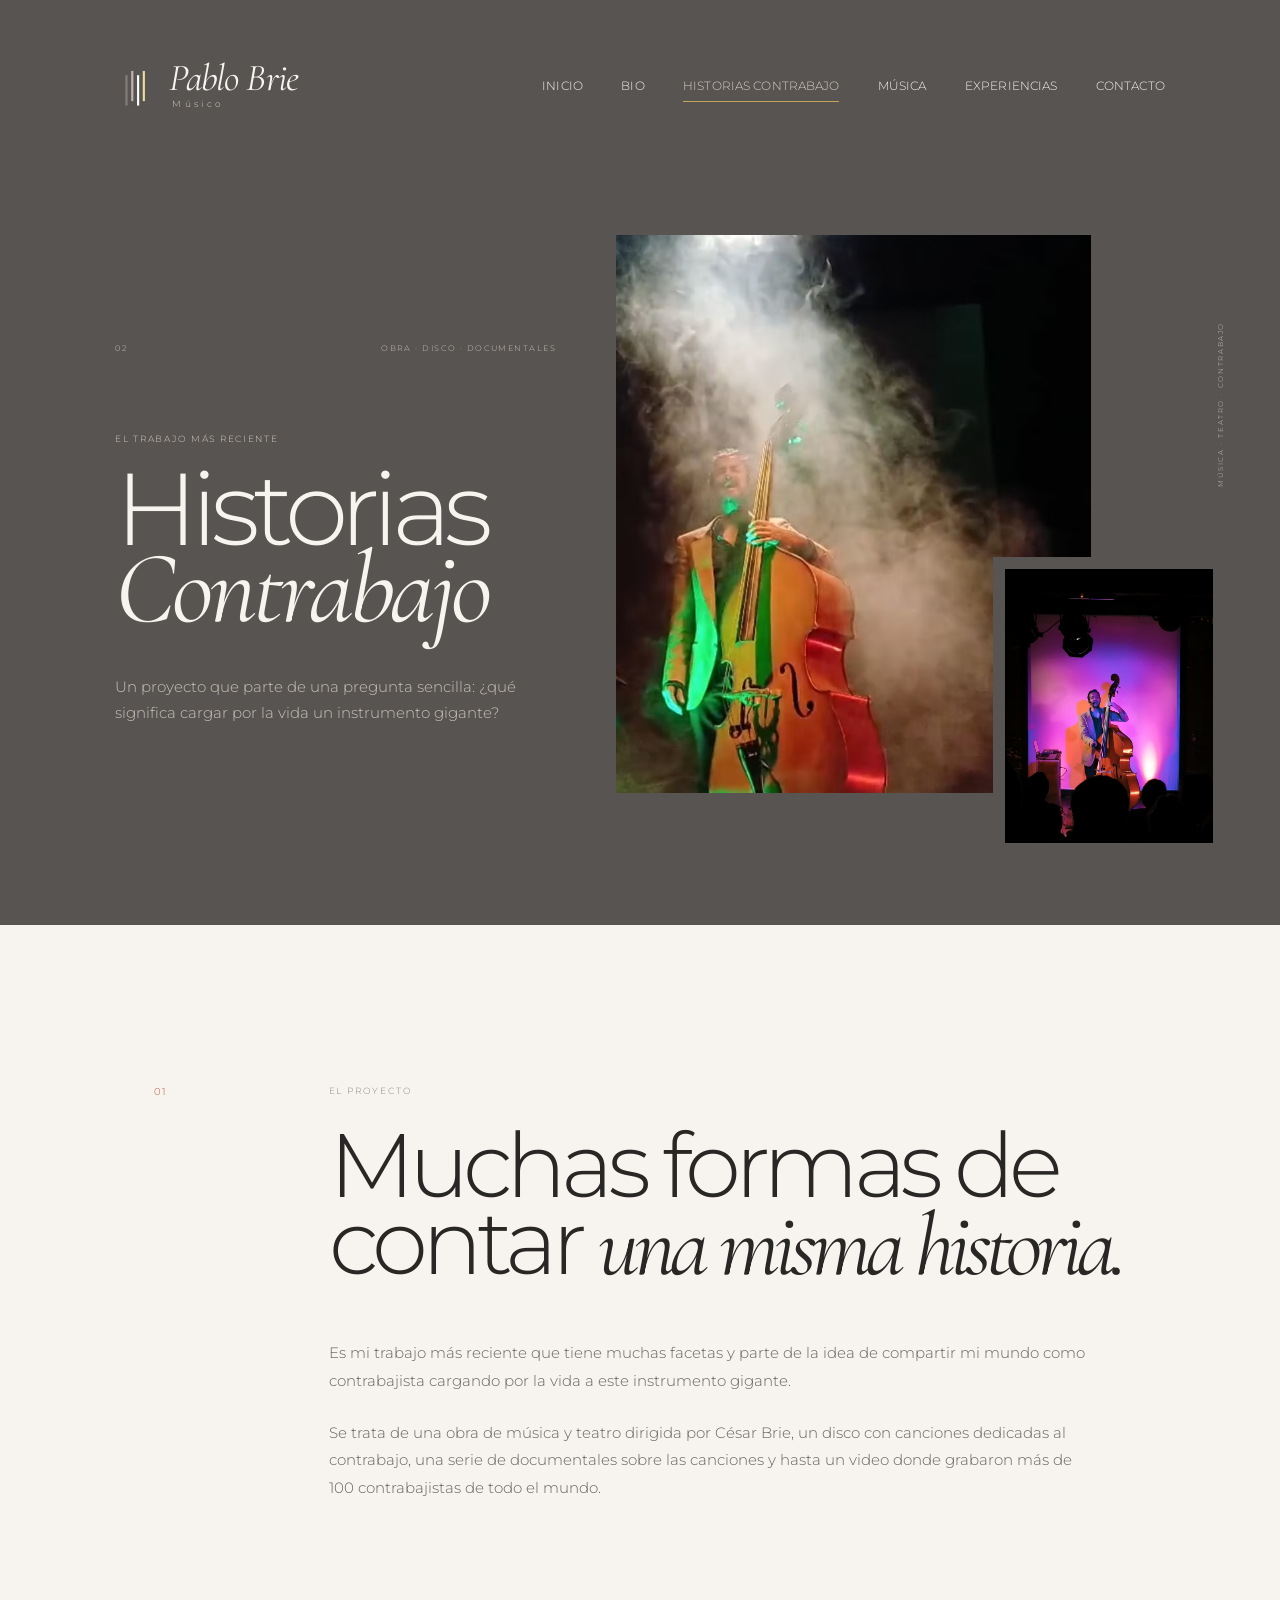
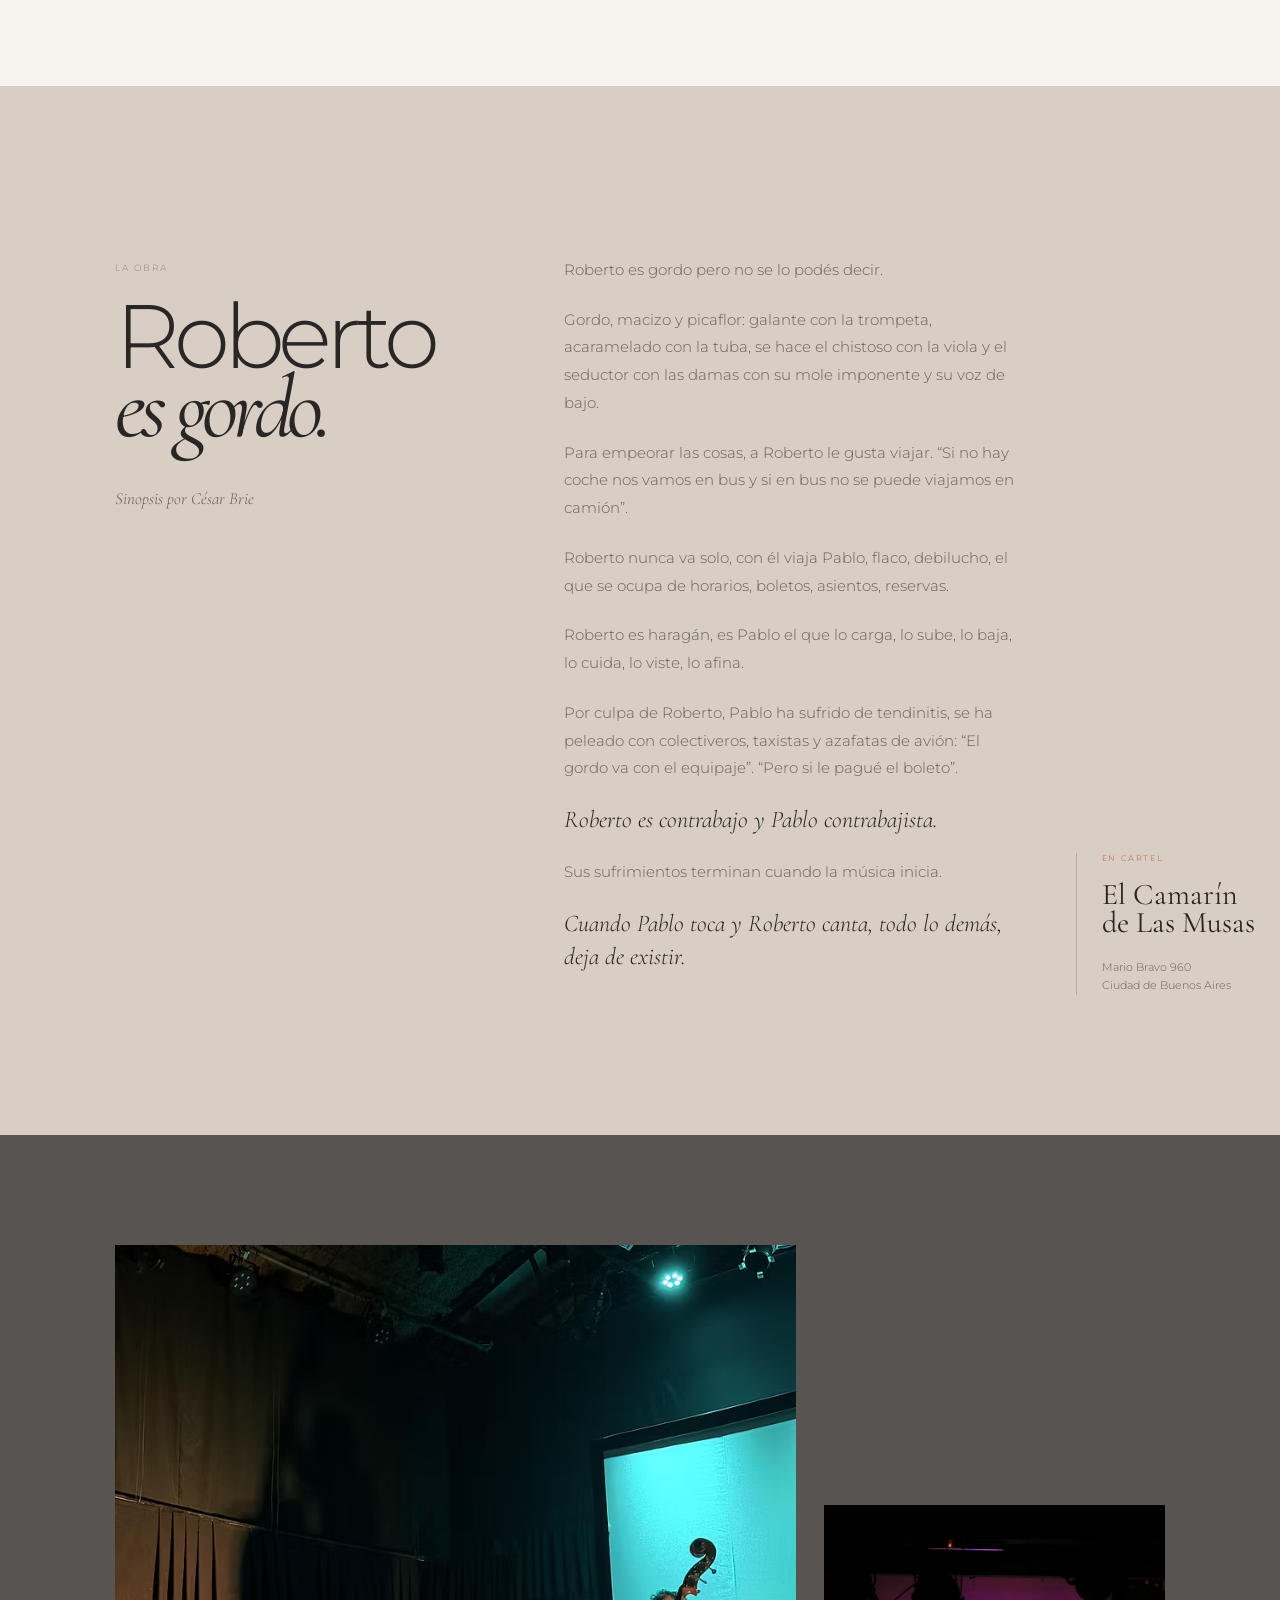
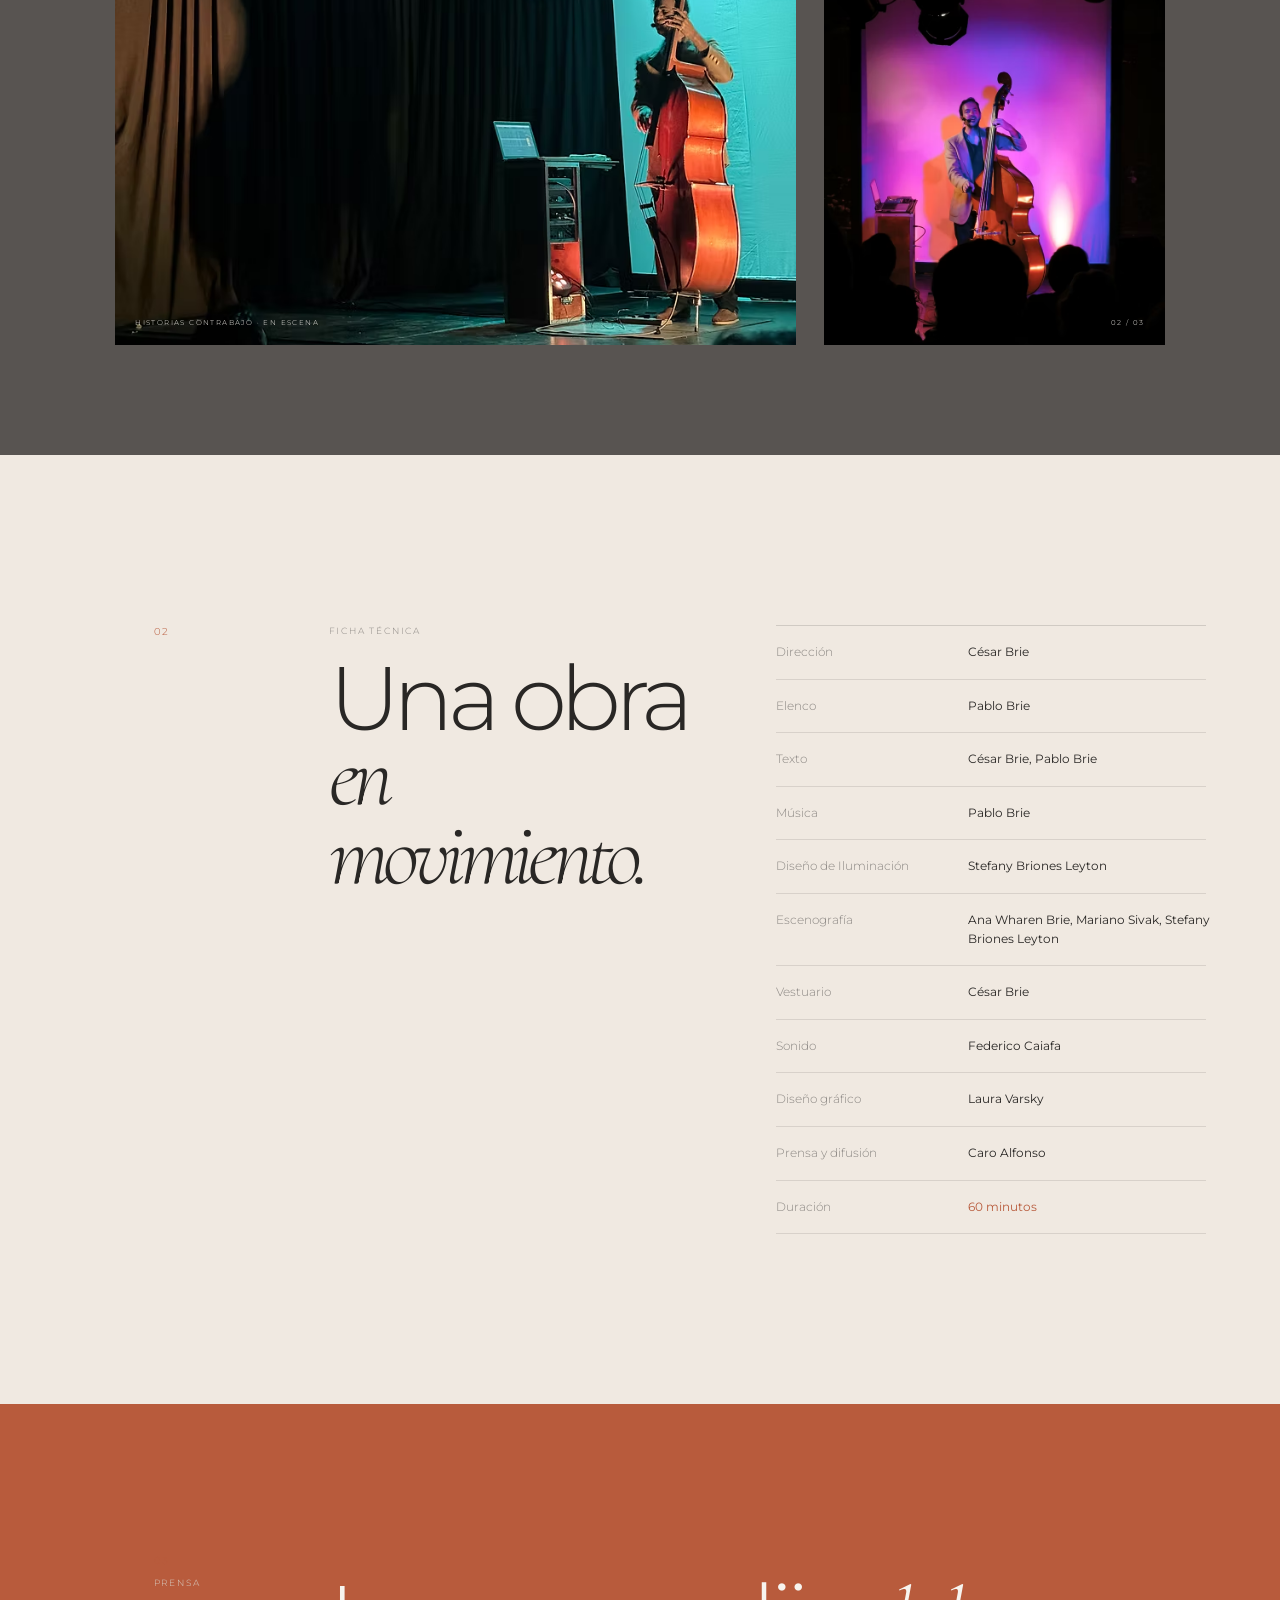
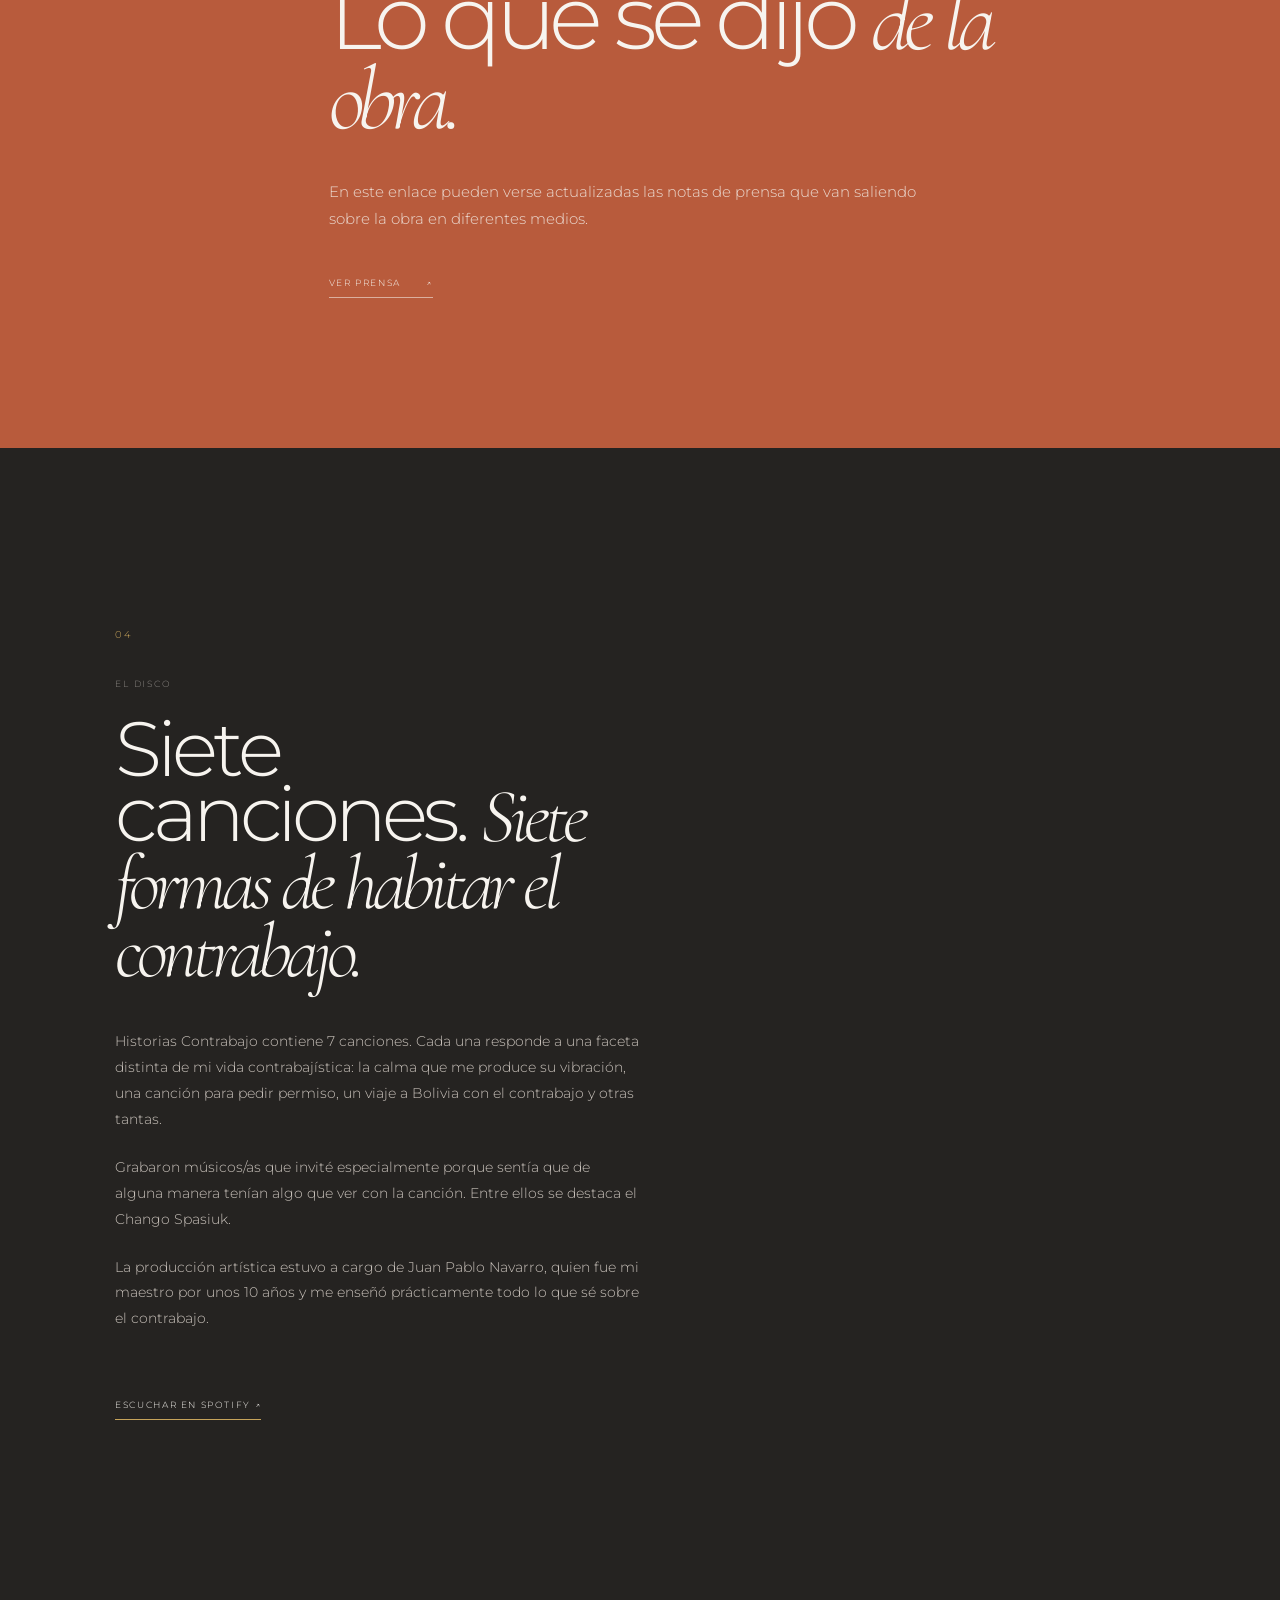
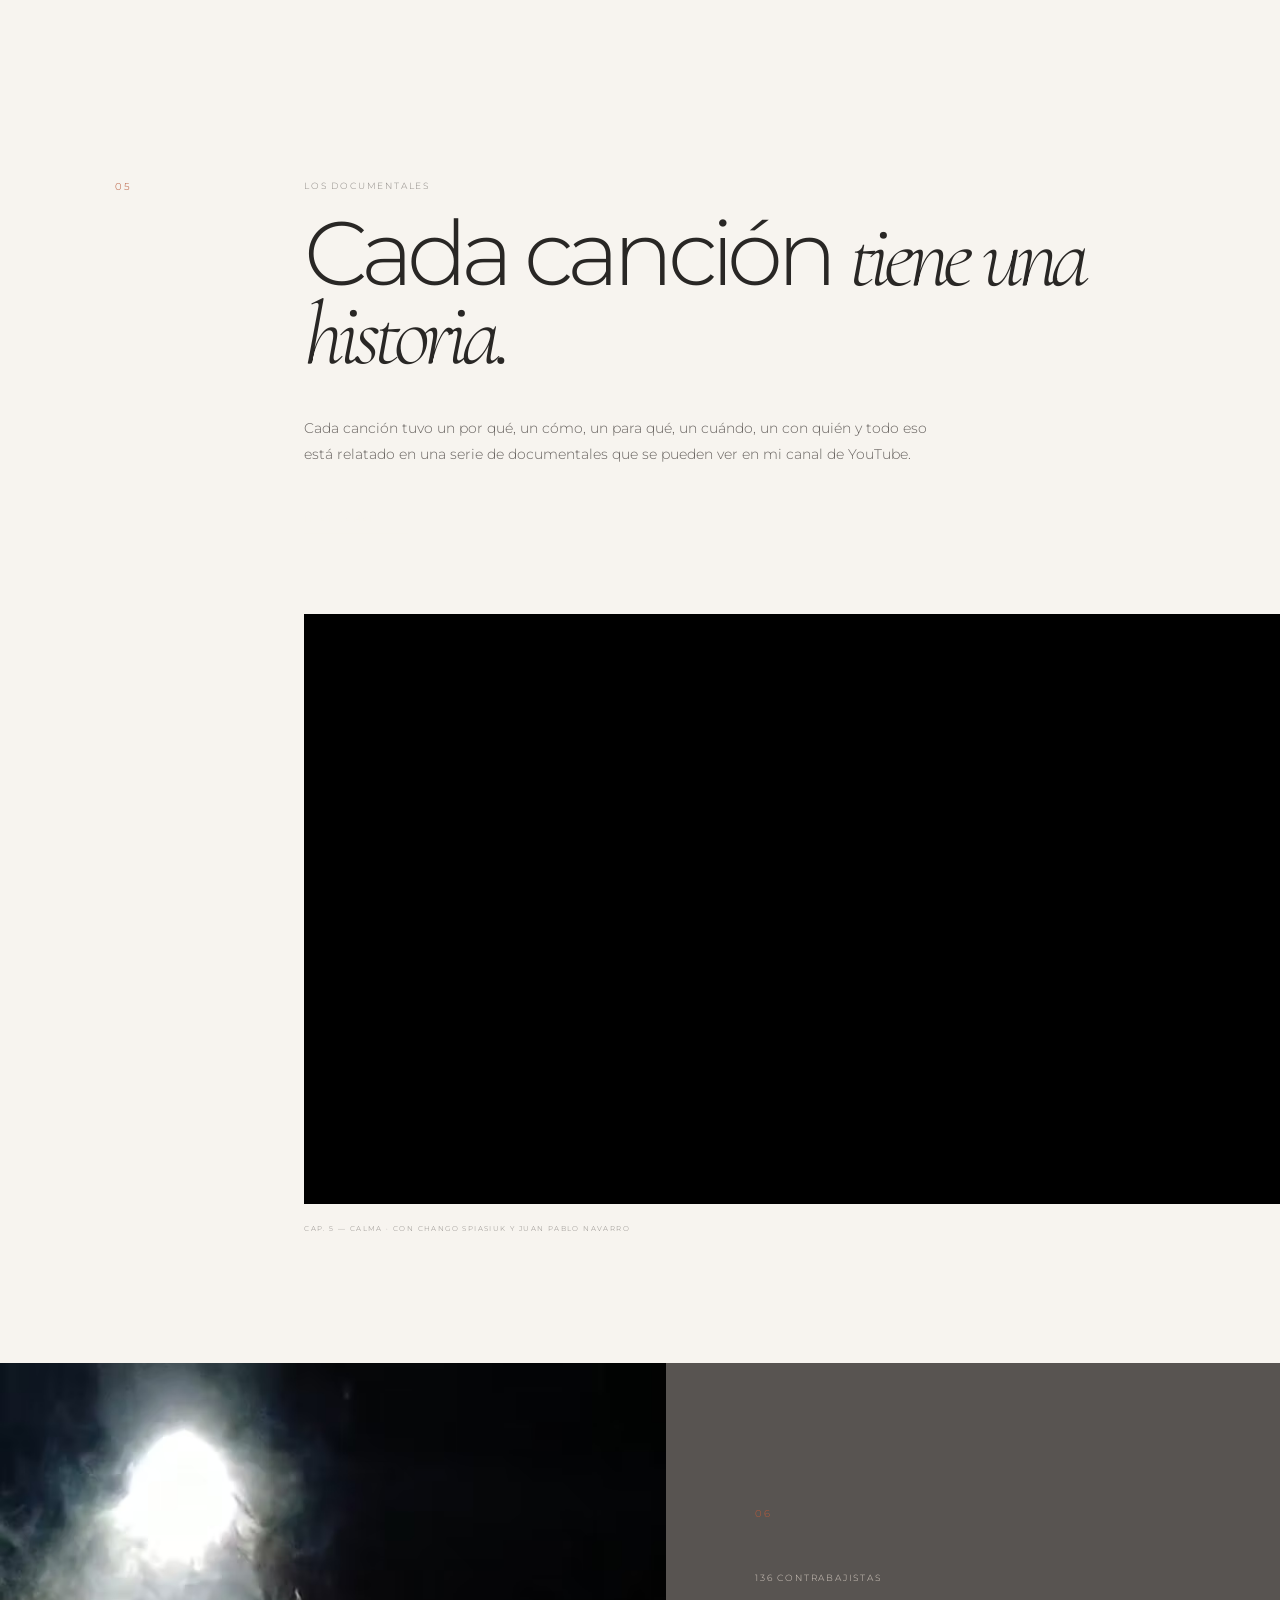
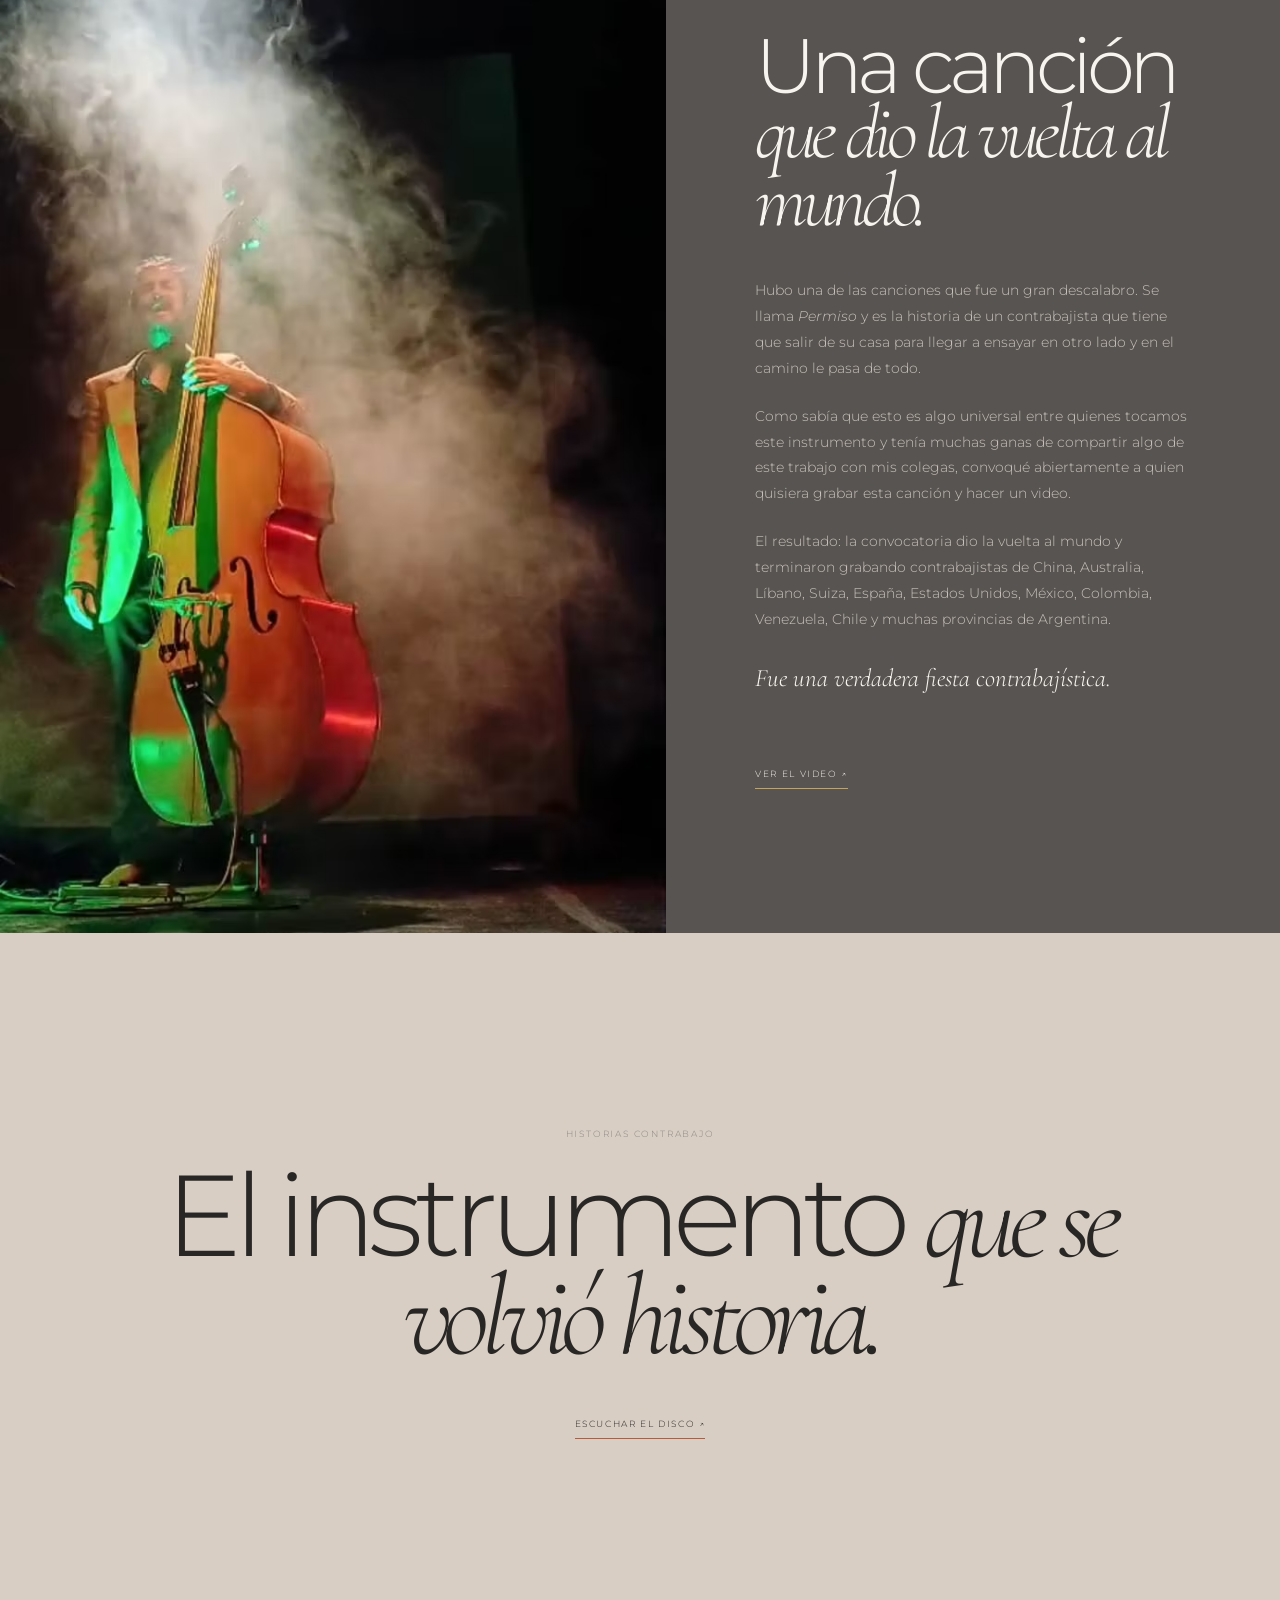
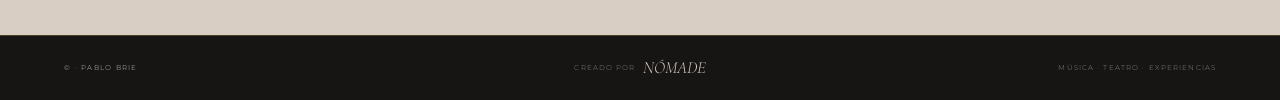
<file: historias-contrabajo/index.html>
<!DOCTYPE html>
<html lang="es">

<head>
    <meta charset="UTF-8">

    <meta
        name="viewport"
        content="width=device-width, initial-scale=1.0"
    >

    <meta
        name="description"
        content="Historias Contrabajo — obra de música y teatro, disco, documentales y proyecto con contrabajistas de todo el mundo."
    >

    <title>Historias Contrabajo — Pablo Brie</title>

    <link rel="preconnect" href="https://fonts.googleapis.com">
    <link rel="preconnect" href="https://fonts.gstatic.com" crossorigin>

    <link
        href="https://fonts.googleapis.com/css2?family=Cormorant+Garamond:ital,wght@0,400;0,500;1,400;1,500&family=Montserrat:wght@300;400;500&display=swap"
        rel="stylesheet"
    >

    <link
        rel="stylesheet"
        href="../css/style.css"
    >

    <link
        rel="stylesheet"
        href="../css/historias.css"
    >
</head>

<body class="internal-page historias-page">

    <header class="site-header">

        <a
            href="../"
            class="brand"
            aria-label="Pablo Brie - Inicio"
        >
            <img
                src="../assets/img/logo.avif"
                alt=""
                class="brand-symbol"
            >

            <span class="brand-name">
                <span class="brand-title">Pablo Brie</span>
                <span class="brand-subtitle">Músico</span>
            </span>
        </a>

        <nav
            class="main-nav"
            aria-label="Navegación principal"
        >
            <a href="../">INICIO</a>

            <a href="../bio/">BIO</a>

            <a
                href="./"
                class="active"
            >
                HISTORIAS CONTRABAJO
            </a>

            <div class="nav-item">
                <a href="../musica/">MÚSICA</a>

                <div class="submenu">
                    <a href="../musica/mi-musica/">MI MÚSICA</a>
                    <a href="../musica/cancionero/">CANCIONERO</a>
                    <a href="../musica/musica-para-teatro/">MÚSICA PARA TEATRO</a>
                </div>
            </div>

            <a href="../experiencias/">EXPERIENCIAS</a>

            <a href="../contacto/">CONTACTO</a>
        </nav>

        <button
            class="menu-button"
            type="button"
            aria-label="Abrir menú"
            aria-expanded="false"
        >
            <span></span>
            <span></span>
        </button>
    </header>


    <div class="mobile-menu">
        <nav>
            <a href="../">INICIO</a>
            <a href="../bio/">BIO</a>
            <a href="./">HISTORIAS CONTRABAJO</a>
            <a href="../musica/">MÚSICA</a>
            <a href="../musica/mi-musica/"><small>MI MÚSICA</small></a>
            <a href="../musica/cancionero/"><small>CANCIONERO</small></a>
            <a href="../musica/musica-para-teatro/"><small>MÚSICA PARA TEATRO</small></a>
            <a href="../experiencias/">EXPERIENCIAS</a>
            <a href="../contacto/">CONTACTO</a>
        </nav>
    </div>


    <main class="historias-content">

        <!-- HERO -->
        <section class="historias-hero">

            <div class="historias-hero-copy">

                <div class="hero-meta">
                    <span>02</span>
                    <span>OBRA · DISCO · DOCUMENTALES</span>
                </div>

                <p class="hero-kicker">
                    EL TRABAJO MÁS RECIENTE
                </p>

                <h1>
                    Historias
                    <em>Contrabajo</em>
                </h1>

                <p class="hero-lead">
                    Un proyecto que parte de una pregunta sencilla:
                    ¿qué significa cargar por la vida un instrumento
                    gigante?
                </p>

            </div>

            <div class="historias-hero-gallery">

                <figure class="hero-shot hero-shot-main">
                    <img
                        src="../assets/img/show1.avif"
                        alt="Pablo Brie con su contrabajo en escena"
                    >
                </figure>

                <figure class="hero-shot hero-shot-side">
                    <img
                        src="../assets/img/show2.avif"
                        alt="Pablo Brie tocando el contrabajo frente al público"
                    >
                </figure>

                <span class="hero-side-label">
                    MÚSICA · TEATRO · CONTRABAJO
                </span>

            </div>

        </section>


        <!-- INTRO -->
        <section class="historias-intro">

            <div class="section-index">01</div>

            <div class="intro-body">

                <p class="section-label">
                    EL PROYECTO
                </p>

                <h2>
                    Muchas formas de contar
                    <em>una misma historia.</em>
                </h2>

                <p class="intro-text">
                    Es mi trabajo más reciente que tiene muchas facetas
                    y parte de la idea de compartir mi mundo como
                    contrabajista cargando por la vida a este instrumento
                    gigante.
                </p>

                <p class="intro-text">
                    Se trata de una obra de música y teatro dirigida por
                    César Brie, un disco con canciones dedicadas al
                    contrabajo, una serie de documentales sobre las
                    canciones y hasta un video donde grabaron más de
                    100 contrabajistas de todo el mundo.
                </p>

            </div>

        </section>


        <!-- LA OBRA -->
        <section class="obra-section">

            <div class="obra-heading">

                <span class="section-label">
                    LA OBRA
                </span>

                <h2>
                    Roberto
                    <em>es gordo.</em>
                </h2>

                <p class="obra-note">
                    Sinopsis por César Brie
                </p>

            </div>


            <div class="obra-story">

                <p>
                    Roberto es gordo pero no se lo podés decir.
                </p>

                <p>
                    Gordo, macizo y picaflor: galante con la trompeta,
                    acaramelado con la tuba, se hace el chistoso con la
                    viola y el seductor con las damas con su mole
                    imponente y su voz de bajo.
                </p>

                <p>
                    Para empeorar las cosas, a Roberto le gusta viajar.
                    “Si no hay coche nos vamos en bus y si en bus no se
                    puede viajamos en camión”.
                </p>

                <p>
                    Roberto nunca va solo, con él viaja Pablo, flaco,
                    debilucho, el que se ocupa de horarios, boletos,
                    asientos, reservas.
                </p>

                <p>
                    Roberto es haragán, es Pablo el que lo carga,
                    lo sube, lo baja, lo cuida, lo viste, lo afina.
                </p>

                <p>
                    Por culpa de Roberto, Pablo ha sufrido de tendinitis,
                    se ha peleado con colectiveros, taxistas y azafatas
                    de avión: “El gordo va con el equipaje”.
                    “Pero si le pagué el boleto”.
                </p>

                <p class="story-emphasis">
                    Roberto es contrabajo y Pablo contrabajista.
                </p>

                <p>
                    Sus sufrimientos terminan cuando la música inicia.
                </p>

                <p class="story-emphasis">
                    Cuando Pablo toca y Roberto canta,
                    todo lo demás, deja de existir.
                </p>

            </div>


            <div class="obra-venue">

                <span class="venue-label">
                    EN CARTEL
                </span>

                <h3>
                    El Camarín<br>
                    de Las Musas
                </h3>

                <p>
                    Mario Bravo 960<br>
                    Ciudad de Buenos Aires
                </p>

            </div>

        </section>


        <!-- GALERÍA -->
        <section class="show-gallery">

            <div class="show-gallery-main">

                <img
                    src="../assets/img/show3.avif"
                    alt="Pablo Brie durante Historias Contrabajo"
                    loading="lazy"
                >

                <span>
                    HISTORIAS CONTRABAJO · EN ESCENA
                </span>

            </div>

            <div class="show-gallery-side">

                <img
                    src="../assets/img/show2.avif"
                    alt="Pablo Brie con el contrabajo"
                    loading="lazy"
                >

                <span>02 / 03</span>

            </div>

        </section>


        <!-- FICHA -->
        <section class="ficha-section">

            <div class="section-index">02</div>

            <div class="ficha-wrap">

                <div class="ficha-heading">

                    <p class="section-label">
                        FICHA TÉCNICA
                    </p>

                    <h2>
                        Una obra
                        <em>en movimiento.</em>
                    </h2>

                </div>


                <div class="ficha-data">

                    <div class="ficha-row">
                        <span>Dirección</span>
                        <strong>César Brie</strong>
                    </div>

                    <div class="ficha-row">
                        <span>Elenco</span>
                        <strong>Pablo Brie</strong>
                    </div>

                    <div class="ficha-row">
                        <span>Texto</span>
                        <strong>César Brie, Pablo Brie</strong>
                    </div>

                    <div class="ficha-row">
                        <span>Música</span>
                        <strong>Pablo Brie</strong>
                    </div>

                    <div class="ficha-row">
                        <span>Diseño de Iluminación</span>
                        <strong>Stefany Briones Leyton</strong>
                    </div>

                    <div class="ficha-row">
                        <span>Escenografía</span>
                        <strong>
                            Ana Wharen Brie, Mariano Sivak,
                            Stefany Briones Leyton
                        </strong>
                    </div>

                    <div class="ficha-row">
                        <span>Vestuario</span>
                        <strong>César Brie</strong>
                    </div>

                    <div class="ficha-row">
                        <span>Sonido</span>
                        <strong>Federico Caiafa</strong>
                    </div>

                    <div class="ficha-row">
                        <span>Diseño gráfico</span>
                        <strong>Laura Varsky</strong>
                    </div>

                    <div class="ficha-row">
                        <span>Prensa y difusión</span>
                        <strong>Caro Alfonso</strong>
                    </div>

                    <div class="ficha-row ficha-duration">
                        <span>Duración</span>
                        <strong>60 minutos</strong>
                    </div>

                </div>

            </div>

        </section>


        <!-- PRENSA -->
        <section class="press-section">

            <div class="press-label">
                <span class="section-index">03</span>
                <span class="section-label">PRENSA</span>
            </div>

            <div class="press-body">

                <h2>
                    Lo que se dijo
                    <em>de la obra.</em>
                </h2>

                <p>
                    En este enlace pueden verse actualizadas las notas
                    de prensa que van saliendo sobre la obra en
                    diferentes medios.
                </p>

                <a
                    class="outline-link"
                    href="https://v3.esmsv.com/campaign/htmlversion?AdministratorID=82225&CampaignID=6753&s=a1a04bb8e559323e1b20863a9ad706f4&MemberID=4426&isDemo=1"
                    target="_blank"
                    rel="noopener noreferrer"
                >
                    <span>VER PRENSA</span>
                    <span>↗</span>
                </a>

            </div>

        </section>


        <!-- DISCO -->
        <section class="album-section">

            <div class="album-copy">

                <div class="album-index">
                    04
                </div>

                <p class="section-label">
                    EL DISCO
                </p>

                <h2>
                    Siete canciones.
                    <em>Siete formas de habitar el contrabajo.</em>
                </h2>

                <p>
                    Historias Contrabajo contiene 7 canciones.
                    Cada una responde a una faceta distinta de mi
                    vida contrabajística: la calma que me produce
                    su vibración, una canción para pedir permiso,
                    un viaje a Bolivia con el contrabajo y otras tantas.
                </p>

                <p>
                    Grabaron músicos/as que invité especialmente
                    porque sentía que de alguna manera tenían algo
                    que ver con la canción. Entre ellos se destaca
                    el Chango Spasiuk.
                </p>

                <p>
                    La producción artística estuvo a cargo de
                    Juan Pablo Navarro, quien fue mi maestro por
                    unos 10 años y me enseñó prácticamente todo lo
                    que sé sobre el contrabajo.
                </p>

                <a
                    class="solid-link"
                    href="https://open.spotify.com/intl-es/album/2BmDMJma8E2PS7Zi6LpPZs?go=1&sp_cid=05ffa2d4add06ebb671ce309c19df71c&utm_source=embed_player_p&utm_medium=desktop&nd=1&dlsi=a79041c099d54a4e"
                    target="_blank"
                    rel="noopener noreferrer"
                >
                    ESCUCHAR EN SPOTIFY ↗
                </a>

            </div>


            <div class="spotify-wrap">

                <iframe
                    style="border-radius:12px"
                    src="https://open.spotify.com/embed/album/2BmDMJma8E2PS7Zi6LpPZs"
                    width="100%"
                    height="352"
                    frameborder="0"
                    allowfullscreen=""
                    allow="autoplay; clipboard-write; encrypted-media; fullscreen; picture-in-picture"
                    loading="lazy"
                    title="Historias Contrabajo en Spotify"
                ></iframe>

            </div>

        </section>


        <!-- DOCUMENTALES -->
        <section class="docs-section">

            <div class="docs-heading">

                <span class="section-index">
                    05
                </span>

                <div>

                    <p class="section-label">
                        LOS DOCUMENTALES
                    </p>

                    <h2>
                        Cada canción
                        <em>tiene una historia.</em>
                    </h2>

                    <p>
                        Cada canción tuvo un por qué, un cómo,
                        un para qué, un cuándo, un con quién y
                        todo eso está relatado en una serie de
                        documentales que se pueden ver en mi
                        canal de YouTube.
                    </p>

                    <a
                        class="outline-link"
                        href="https://www.youtube.com/c/pablobrie"
                        target="_blank"
                        rel="noopener noreferrer"
                    >
                        <span>IR AL CANAL</span>
                        <span>↗</span>
                    </a>

                </div>

            </div>


            <div class="video-frame">

                <iframe
                    src="https://www.youtube.com/embed/fGjm5AG2XKg?autoplay=0&mute=0&controls=1&loop=0&playsinline=1"
                    title="Capítulo 5 - CALMA con Chango Spasiuk y Juan Pablo Navarro"
                    loading="lazy"
                    allow="accelerometer; autoplay; clipboard-write; encrypted-media; gyroscope; picture-in-picture; web-share"
                    allowfullscreen
                ></iframe>

            </div>


            <p class="video-caption">
                CAP. 5 — CALMA · CON CHANGO SPIASIUK Y JUAN PABLO NAVARRO
            </p>

        </section>


        <!-- 136 CONTRABAJISTAS -->
        <section class="world-section">

            <div class="world-image">

                <img
                    src="../assets/img/show1.avif"
                    alt="Historias Contrabajo"
                    loading="lazy"
                >

            </div>


            <div class="world-copy">

                <div class="section-index">
                    06
                </div>

                <p class="section-label">
                    136 CONTRABAJISTAS
                </p>

                <h2>
                    Una canción
                    <em>que dio la vuelta al mundo.</em>
                </h2>

                <p>
                    Hubo una de las canciones que fue un gran
                    descalabro. Se llama <em>Permiso</em> y es la
                    historia de un contrabajista que tiene que
                    salir de su casa para llegar a ensayar en
                    otro lado y en el camino le pasa de todo.
                </p>

                <p>
                    Como sabía que esto es algo universal entre
                    quienes tocamos este instrumento y tenía
                    muchas ganas de compartir algo de este
                    trabajo con mis colegas, convoqué abiertamente
                    a quien quisiera grabar esta canción y hacer
                    un video.
                </p>

                <p>
                    El resultado: la convocatoria dio la vuelta
                    al mundo y terminaron grabando contrabajistas
                    de China, Australia, Líbano, Suiza, España,
                    Estados Unidos, México, Colombia, Venezuela,
                    Chile y muchas provincias de Argentina.
                </p>

                <p class="world-final">
                    Fue una verdadera fiesta contrabajística.
                </p>

                <a
                    class="solid-link"
                    href="https://youtu.be/1OLDv7tsdGs?si=yb-bwp3UZtHDuKLi"
                    target="_blank"
                    rel="noopener noreferrer"
                >
                    VER EL VIDEO ↗
                </a>

            </div>

        </section>


        <!-- CIERRE -->
        <section class="historias-closing">

            <span class="section-label">
                HISTORIAS CONTRABAJO
            </span>

            <h2>
                El instrumento
                <em>que se volvió historia.</em>
            </h2>

            <a
                href="https://open.spotify.com/intl-es/album/2BmDMJma8E2PS7Zi6LpPZs?go=1&sp_cid=05ffa2d4add06ebb671ce309c19df71c&utm_source=embed_player_p&utm_medium=desktop&nd=1&dlsi=a79041c099d54a4e"
                target="_blank"
                rel="noopener noreferrer"
                class="closing-link"
            >
                ESCUCHAR EL DISCO ↗
            </a>

        </section>

    </main>


    <!-- FOOTER -->
    <footer class="site-footer">

        <div class="footer-left">

            <span>
                © <span id="footer-year"></span> · PABLO BRIE
            </span>

        </div>

        <div class="footer-center">

            <span>
                CREADO POR
            </span>

            <a
                href="https://www.somosnomade.com.ar/"
                target="_blank"
                rel="noopener noreferrer"
            >
                NÓMADE
            </a>

        </div>

        <div class="footer-right">

            <span>
                MÚSICA · TEATRO · EXPERIENCIAS
            </span>

        </div>

    </footer>


    <script src="../js/main.js"></script>

    <script
        src="https://static.getwcag.com/widget.js"
        config-url="https://static.getwcag.com/configs/L5VOLgu5S8h80TInUxdV/config.json"
        use-important="false"
    ></script>

</body>

</html>
</file>
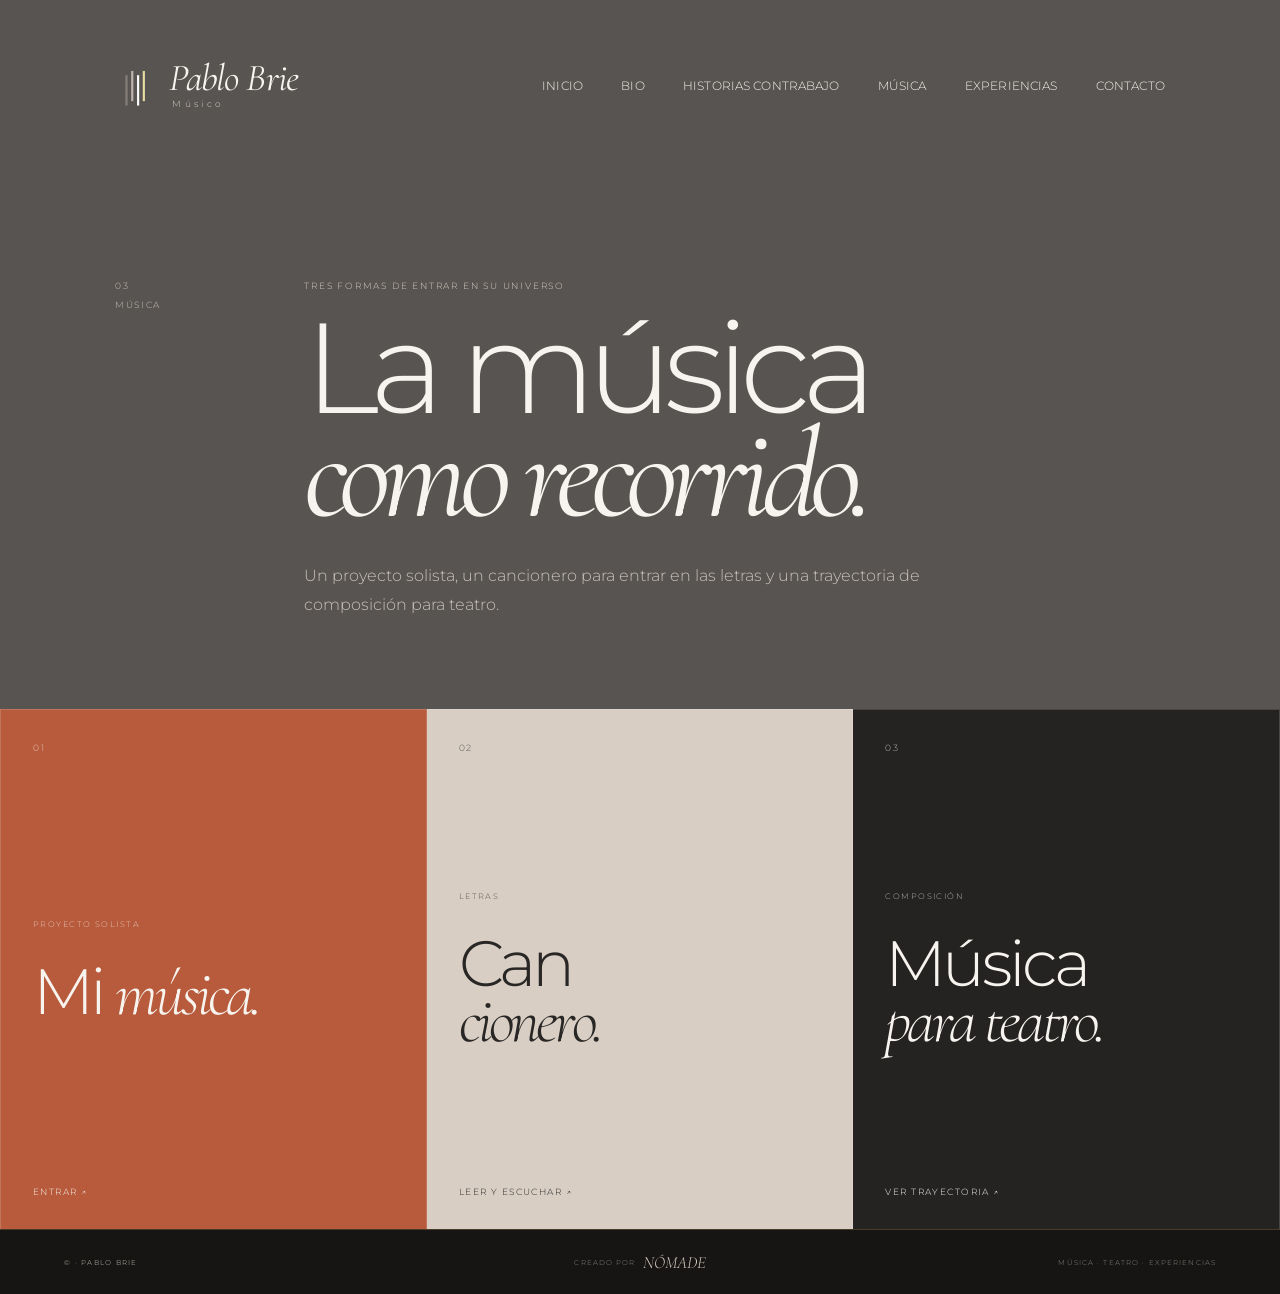
<file: musica/index.html>
<!DOCTYPE html>
<html lang="es">
<head>
<meta charset="UTF-8">
<meta name="viewport" content="width=device-width, initial-scale=1.0">
<meta name="description" content="Música de Pablo Brie: proyecto solista, cancionero y música para teatro.">
<title>Música — Pablo Brie</title>
<link rel="preconnect" href="https://fonts.googleapis.com">
<link rel="preconnect" href="https://fonts.gstatic.com" crossorigin>
<link href="https://fonts.googleapis.com/css2?family=Cormorant+Garamond:ital,wght@0,400;1,400;1,500&family=Montserrat:wght@300;400;500&display=swap" rel="stylesheet">
<link rel="stylesheet" href="../../css/style.css">
<link rel="stylesheet" href="../../css/musica.css">
</head>
<body class="internal-page music-page">

<header class="site-header">
    <a href="../" class="brand" aria-label="Pablo Brie - Inicio">
        <img src="../../assets/img/logo.avif" alt="" class="brand-symbol">
        <span class="brand-name">
            <span class="brand-title">Pablo Brie</span>
            <span class="brand-subtitle">Músico</span>
        </span>
    </a>

    <nav class="main-nav" aria-label="Navegación principal">
        <a href="../">INICIO</a>
        <a href="../../bio/">BIO</a>
        <a href="../../historias-contrabajo/">HISTORIAS CONTRABAJO</a>
        <div class="nav-item">
            <a href="../" class="active">MÚSICA</a>
            <div class="submenu">
                <a href="../mi-musica/">MI MÚSICA</a>
                <a href="../cancionero/">CANCIONERO</a>
                <a href="../musica-para-teatro/">MÚSICA PARA TEATRO</a>
            </div>
        </div>
        <a href="../../experiencias/">EXPERIENCIAS</a>
        <a href="../../contacto/">CONTACTO</a>
    </nav>

    <button class="menu-button" type="button" aria-label="Abrir menú" aria-expanded="false">
        <span></span><span></span>
    </button>
</header>

<div class="mobile-menu">
    <nav>
        <a href="../">INICIO</a>
        <a href="../../bio/">BIO</a>
        <a href="../../historias-contrabajo/">HISTORIAS CONTRABAJO</a>
        <a href="../">MÚSICA</a>
        <a href="../mi-musica/"><small>MI MÚSICA</small></a>
        <a href="../cancionero/"><small>CANCIONERO</small></a>
        <a href="../musica-para-teatro/"><small>MÚSICA PARA TEATRO</small></a>
        <a href="../../experiencias/">EXPERIENCIAS</a>
        <a href="../../contacto/">CONTACTO</a>
    </nav>
</div>

<main class="music-landing">
    <section class="music-landing-hero">
        <div class="music-landing-meta"><span>03</span><span>MÚSICA</span></div>
        <div class="music-landing-copy">
            <p class="music-kicker">TRES FORMAS DE ENTRAR EN SU UNIVERSO</p>
            <h1>La música<br><em>como recorrido.</em></h1>
            <p>Un proyecto solista, un cancionero para entrar en las letras y una trayectoria de composición para teatro.</p>
        </div>
    </section>

    <section class="music-cards">
        <a class="music-card card-solista" href="mi-musica/">
            <span class="card-no">01</span>
            <div>
                <p>PROYECTO SOLISTA</p>
                <h2>Mi <em>música.</em></h2>
            </div>
            <span class="card-link">ENTRAR ↗</span>
        </a>
        <a class="music-card card-cancionero" href="cancionero/">
            <span class="card-no">02</span>
            <div>
                <p>LETRAS</p>
                <h2>Can<br><em>cionero.</em></h2>
            </div>
            <span class="card-link">LEER Y ESCUCHAR ↗</span>
        </a>
        <a class="music-card card-teatro" href="musica-para-teatro/">
            <span class="card-no">03</span>
            <div>
                <p>COMPOSICIÓN</p>
                <h2>Música<br><em>para teatro.</em></h2>
            </div>
            <span class="card-link">VER TRAYECTORIA ↗</span>
        </a>
    </section>
</main>

<footer class="site-footer">
    <div class="footer-left">
        <span>© <span id="footer-year"></span> · PABLO BRIE</span>
    </div>
    <div class="footer-center">
        <span>CREADO POR</span>
        <a href="https://www.somosnomade.com.ar/" target="_blank" rel="noopener noreferrer">NÓMADE</a>
    </div>
    <div class="footer-right">
        <span>MÚSICA · TEATRO · EXPERIENCIAS</span>
    </div>
</footer>

<script src="../../js/main.js"></script>
<script src="https://static.getwcag.com/widget.js" config-url="https://static.getwcag.com/configs/L5VOLgu5S8h80TInUxdV/config.json" use-important="false"></script>
</body>
</html>
</file>
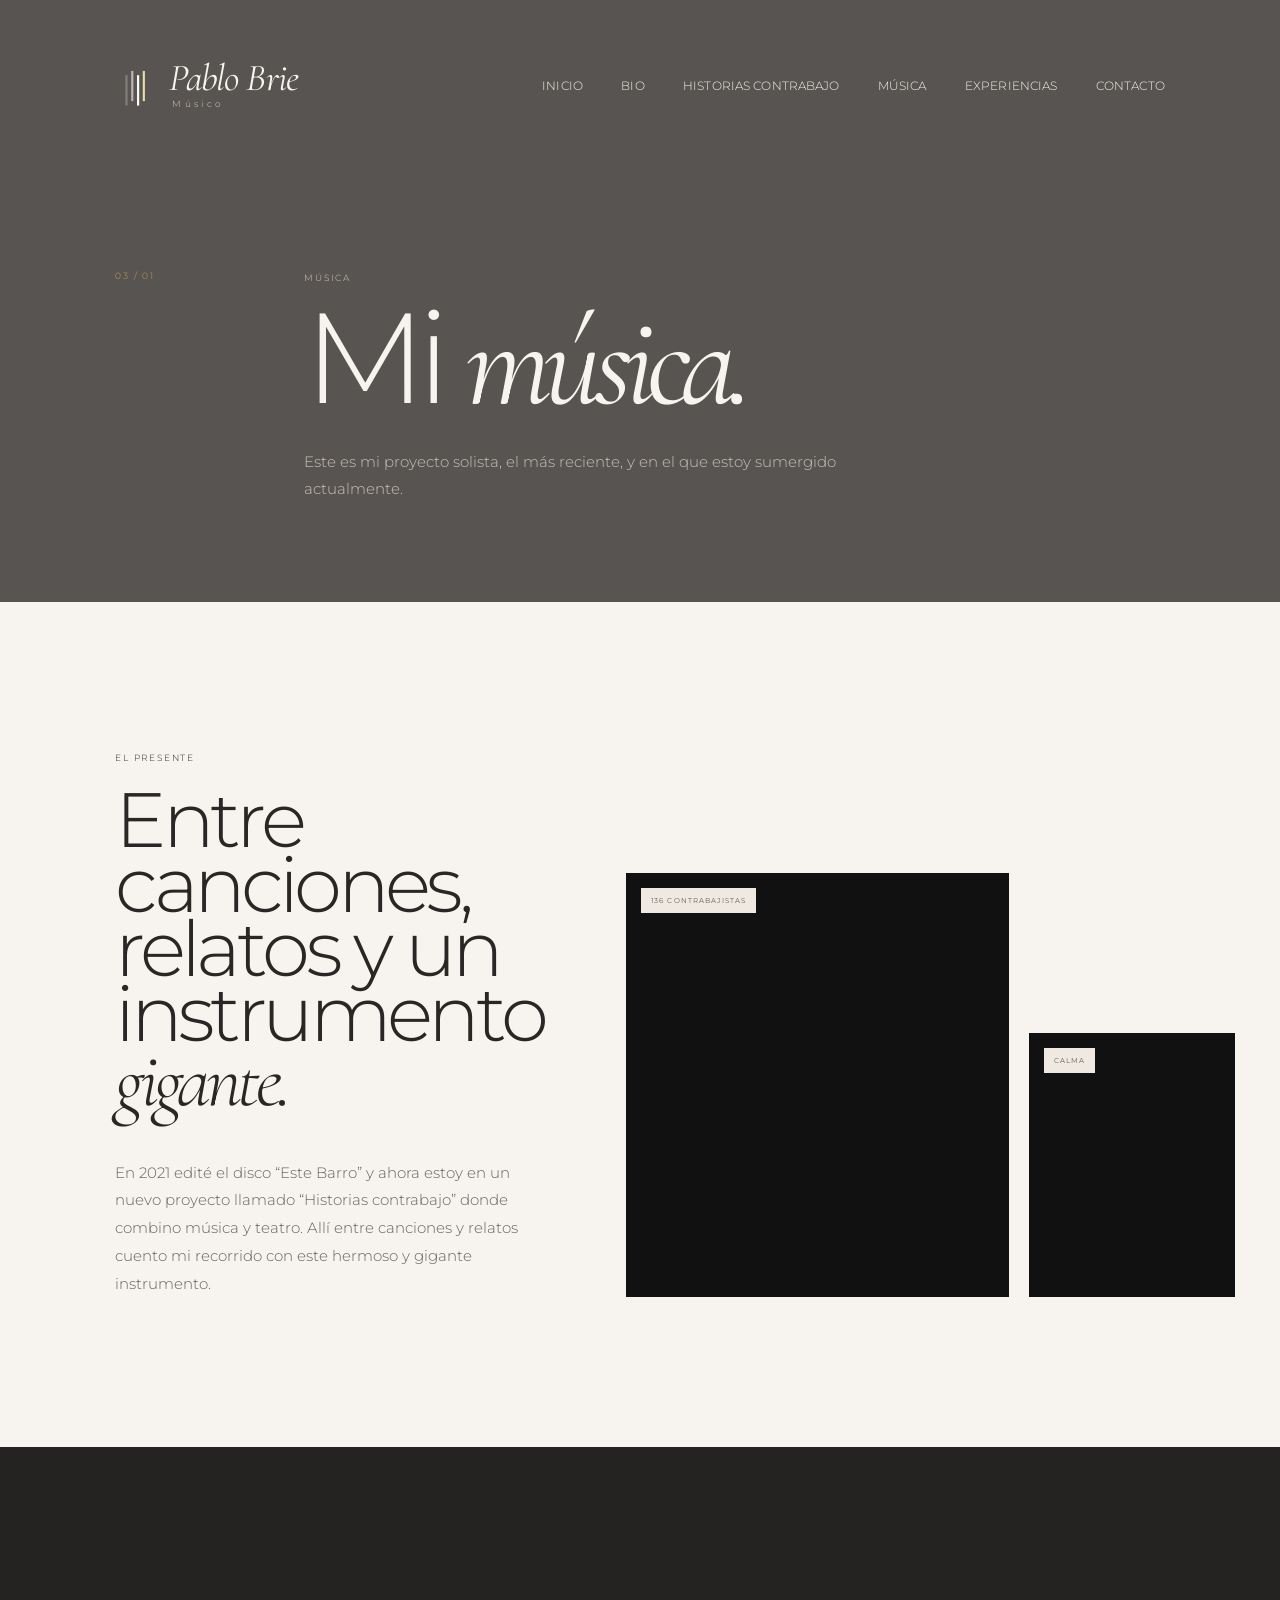
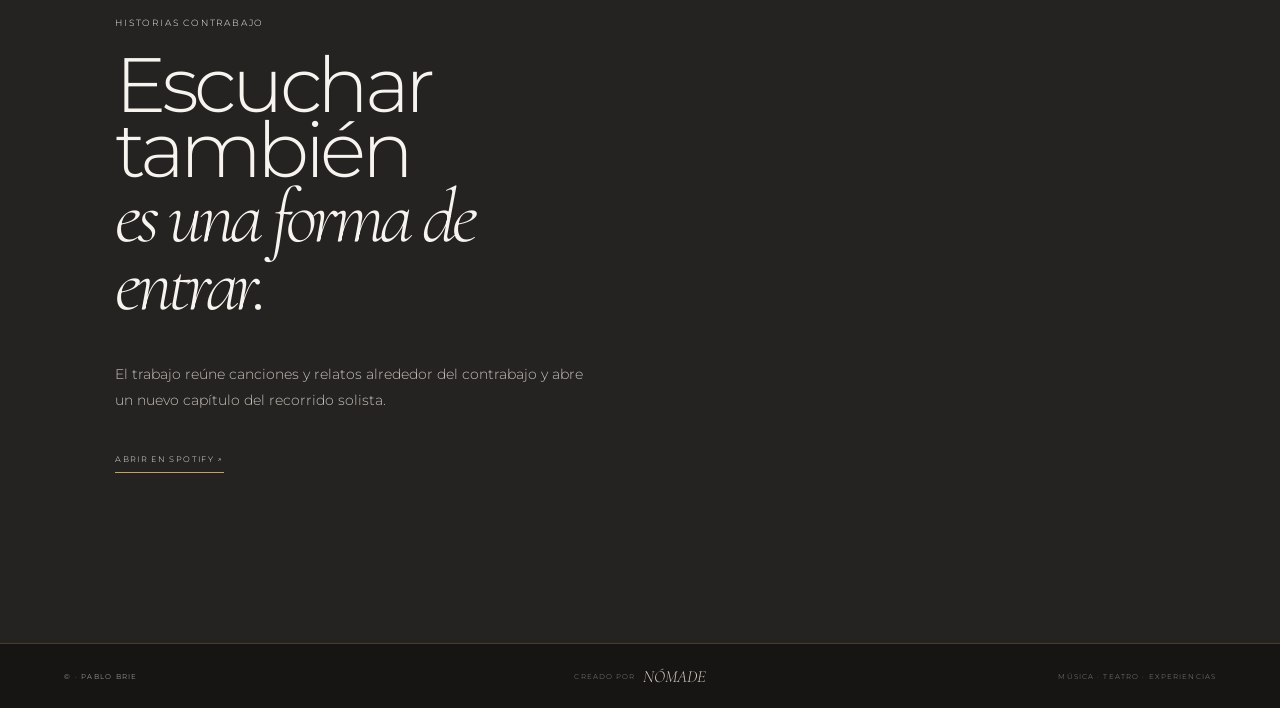
<file: musica/mi-musica/index.html>
<!DOCTYPE html>
<html lang="es">
<head>
<meta charset="UTF-8">
<meta name="viewport" content="width=device-width, initial-scale=1.0">
<meta name="description" content="Mi música — proyecto solista de Pablo Brie.">
<title>Mi música — Pablo Brie</title>
<link rel="preconnect" href="https://fonts.googleapis.com">
<link rel="preconnect" href="https://fonts.gstatic.com" crossorigin>
<link href="https://fonts.googleapis.com/css2?family=Cormorant+Garamond:ital,wght@0,400;1,400;1,500&family=Montserrat:wght@300;400;500&display=swap" rel="stylesheet">
<link rel="stylesheet" href="../../css/style.css">
<link rel="stylesheet" href="../../css/musica.css">
</head>
<body class="internal-page music-detail-page">

<header class="site-header">
    <a href="../../" class="brand" aria-label="Pablo Brie - Inicio">
        <img src="../../assets/img/logo.avif" alt="" class="brand-symbol">
        <span class="brand-name">
            <span class="brand-title">Pablo Brie</span>
            <span class="brand-subtitle">Músico</span>
        </span>
    </a>

    <nav class="main-nav" aria-label="Navegación principal">
        <a href="../../">INICIO</a>
        <a href="../../bio/">BIO</a>
        <a href="../../historias-contrabajo/">HISTORIAS CONTRABAJO</a>
        <div class="nav-item">
            <a href="../" class="active">MÚSICA</a>
            <div class="submenu">
                <a href="../mi-musica/">MI MÚSICA</a>
                <a href="../cancionero/">CANCIONERO</a>
                <a href="../musica-para-teatro/">MÚSICA PARA TEATRO</a>
            </div>
        </div>
        <a href="../../experiencias/">EXPERIENCIAS</a>
        <a href="../../contacto/">CONTACTO</a>
    </nav>

    <button class="menu-button" type="button" aria-label="Abrir menú" aria-expanded="false">
        <span></span><span></span>
    </button>
</header>

<div class="mobile-menu">
    <nav>
        <a href="../../">INICIO</a>
        <a href="../../bio/">BIO</a>
        <a href="../../historias-contrabajo/">HISTORIAS CONTRABAJO</a>
        <a href="../">MÚSICA</a>
        <a href="../mi-musica/"><small>MI MÚSICA</small></a>
        <a href="../cancionero/"><small>CANCIONERO</small></a>
        <a href="../musica-para-teatro/"><small>MÚSICA PARA TEATRO</small></a>
        <a href="../../experiencias/">EXPERIENCIAS</a>
        <a href="../../contacto/">CONTACTO</a>
    </nav>
</div>

<main class="mi-musica-page">
    <section class="detail-hero detail-hero-muted">
        <div class="detail-index">03 / 01</div>
        <div>
            <p class="music-kicker">MÚSICA</p>
            <h1>Mi <em>música.</em></h1>
            <p class="detail-lead">Este es mi proyecto solista, el más reciente, y en el que estoy sumergido actualmente.</p>
        </div>
    </section>

    <section class="project-overview">
        <div class="overview-copy">
            <p class="section-label">EL PRESENTE</p>
            <h2>Entre canciones, relatos y un instrumento <em>gigante.</em></h2>
            <p>En 2021 edité el disco “Este Barro” y ahora estoy en un nuevo proyecto llamado “Historias contrabajo” donde combino música y teatro. Allí entre canciones y relatos cuento mi recorrido con este hermoso y gigante instrumento.</p>
        </div>
        <div class="overview-media">
            <div class="video-card">
                <div class="media-label">136 CONTRABAJISTAS</div>
                <iframe src="https://www.youtube.com/embed/1OLDv7tsdGs?rel=0&playsinline=1" title="136 contrabajistas de todo el mundo" loading="lazy" allow="accelerometer; autoplay; clipboard-write; encrypted-media; gyroscope; picture-in-picture; web-share" allowfullscreen></iframe>
            </div>
            <div class="video-card video-card-small">
                <div class="media-label">CALMA</div>
                <iframe src="https://www.youtube.com/embed/fGjm5AG2XKg?rel=0&playsinline=1" title="Calma con Chango Spasiuk y Juan Pablo Navarro" loading="lazy" allow="accelerometer; autoplay; clipboard-write; encrypted-media; gyroscope; picture-in-picture; web-share" allowfullscreen></iframe>
            </div>
        </div>
    </section>

    <section class="spotify-feature">
        <div>
            <p class="section-label">HISTORIAS CONTRABAJO</p>
            <h2>Escuchar también<br><em>es una forma de entrar.</em></h2>
            <p>El trabajo reúne canciones y relatos alrededor del contrabajo y abre un nuevo capítulo del recorrido solista.</p>
            <a class="solid-link" href="https://open.spotify.com/intl-es/album/2BmDMJma8E2PS7Zi6LpPZs" target="_blank" rel="noopener noreferrer">ABRIR EN SPOTIFY ↗</a>
        </div>
        <div class="spotify-embed">
            <iframe style="border-radius:12px" src="https://open.spotify.com/embed/album/2BmDMJma8E2PS7Zi6LpPZs" width="100%" height="352" frameborder="0" allowfullscreen="" allow="autoplay; clipboard-write; encrypted-media; fullscreen; picture-in-picture" loading="lazy" title="Historias Contrabajo en Spotify"></iframe>
        </div>
    </section>
</main>

<footer class="site-footer">
    <div class="footer-left">
        <span>© <span id="footer-year"></span> · PABLO BRIE</span>
    </div>
    <div class="footer-center">
        <span>CREADO POR</span>
        <a href="https://www.somosnomade.com.ar/" target="_blank" rel="noopener noreferrer">NÓMADE</a>
    </div>
    <div class="footer-right">
        <span>MÚSICA · TEATRO · EXPERIENCIAS</span>
    </div>
</footer>


<script src="../../js/main.js"></script>
<script src="https://static.getwcag.com/widget.js"
        config-url="https://static.getwcag.com/configs/L5VOLgu5S8h80TInUxdV/config.json"
        use-important="false"></script>

</body>
</html>
</file>
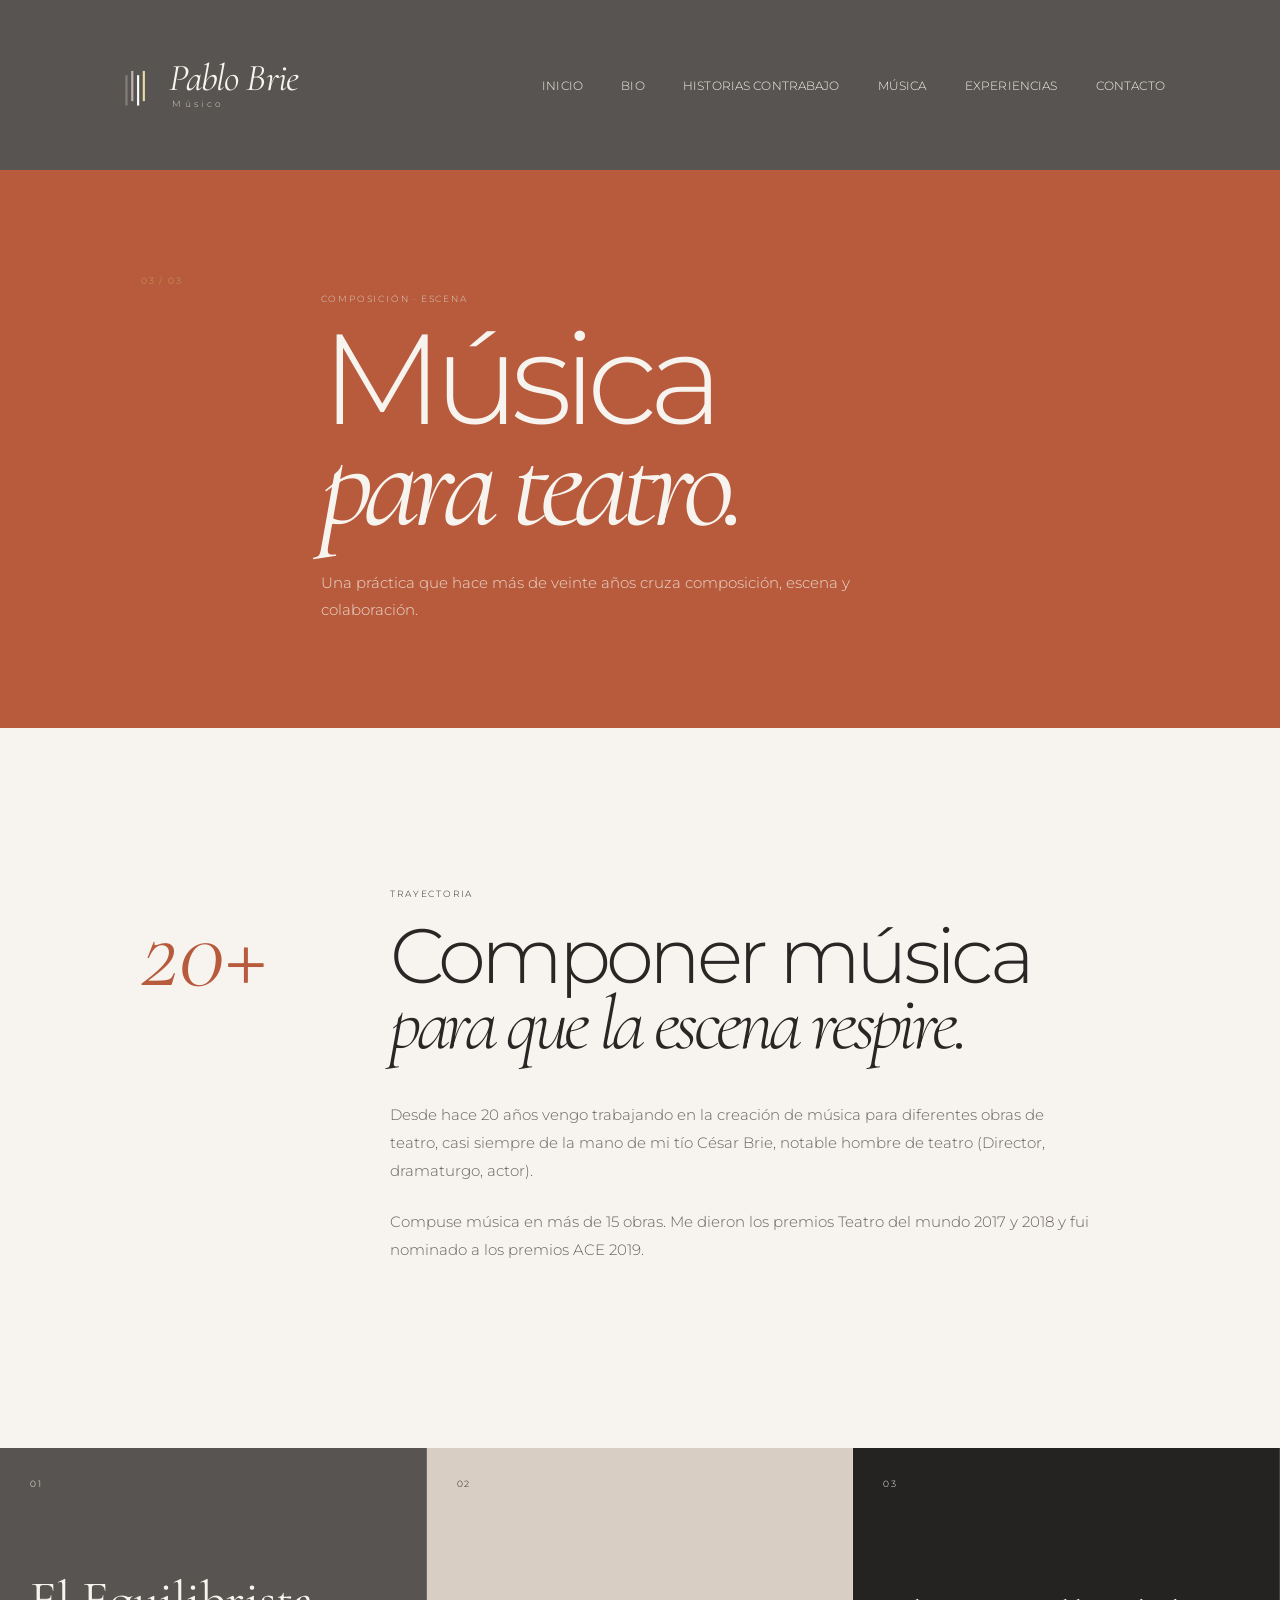
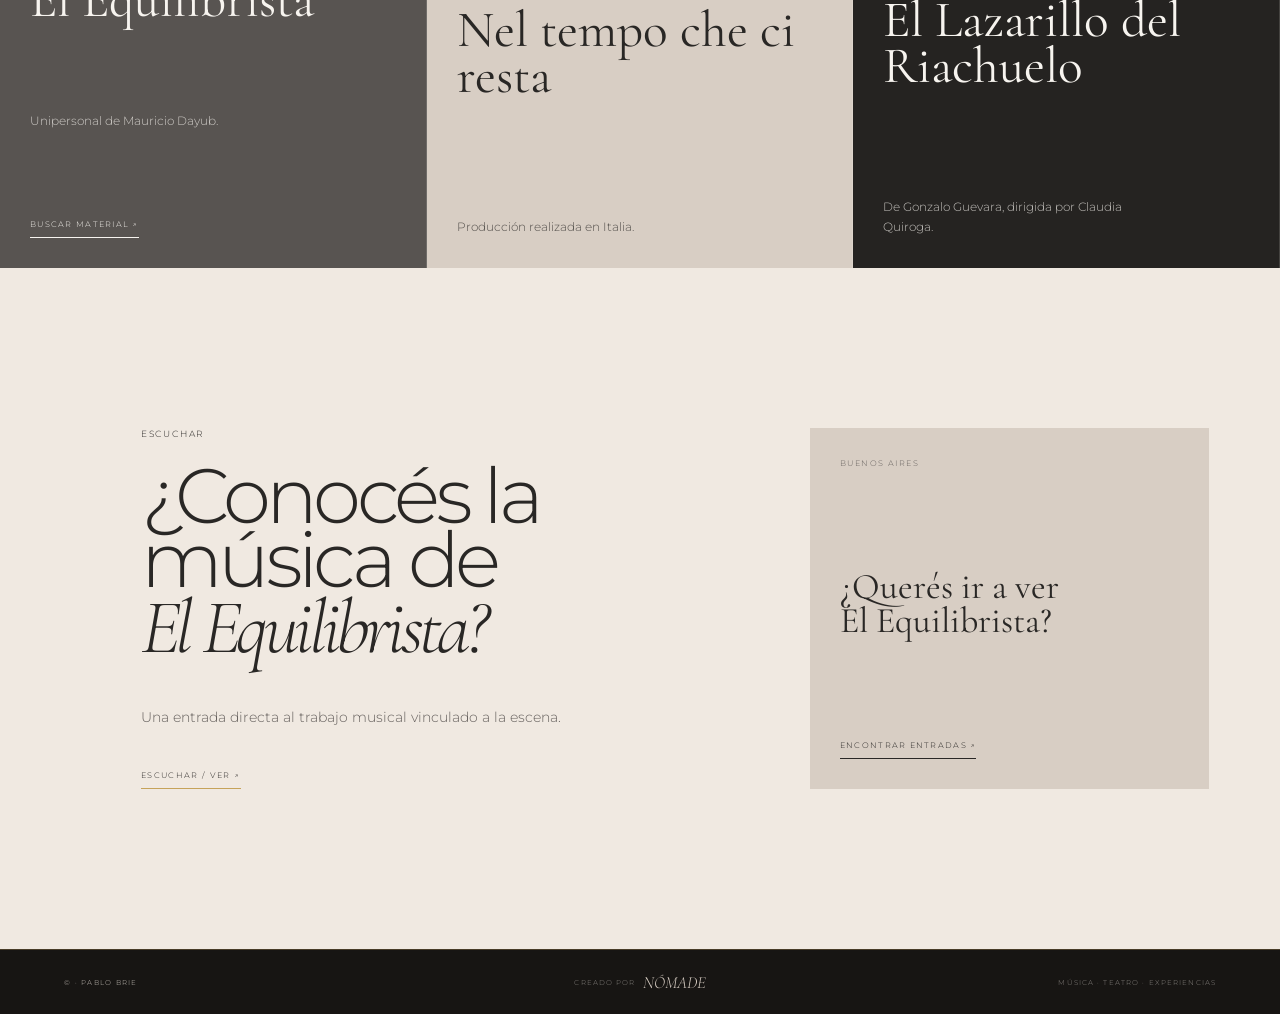
<file: musica/musica-para-teatro/index.html>
<!DOCTYPE html>
<html lang="es">
<head>
<meta charset="UTF-8">
<meta name="viewport" content="width=device-width, initial-scale=1.0">
<meta name="description" content="Música para teatro de Pablo Brie. Más de 15 obras y colaboraciones nacionales e internacionales.">
<title>Música para teatro — Pablo Brie</title>
<link rel="preconnect" href="https://fonts.googleapis.com">
<link rel="preconnect" href="https://fonts.gstatic.com" crossorigin>
<link href="https://fonts.googleapis.com/css2?family=Cormorant+Garamond:ital,wght@0,400;1,400;1,500&family=Montserrat:wght@300;400;500&display=swap" rel="stylesheet">
<link rel="stylesheet" href="../../css/style.css">
<link rel="stylesheet" href="../../css/musica.css">
</head>
<body class="internal-page music-detail-page">

<header class="site-header">
    <a href="../../" class="brand" aria-label="Pablo Brie - Inicio">
        <img src="../../assets/img/logo.avif" alt="" class="brand-symbol">
        <span class="brand-name">
            <span class="brand-title">Pablo Brie</span>
            <span class="brand-subtitle">Músico</span>
        </span>
    </a>

    <nav class="main-nav" aria-label="Navegación principal">
        <a href="../../">INICIO</a>
        <a href="../../bio/">BIO</a>
        <a href="../../historias-contrabajo/">HISTORIAS CONTRABAJO</a>
        <div class="nav-item">
            <a href="../" class="active">MÚSICA</a>
            <div class="submenu">
                <a href="../mi-musica/">MI MÚSICA</a>
                <a href="../cancionero/">CANCIONERO</a>
                <a href="../musica-para-teatro/">MÚSICA PARA TEATRO</a>
            </div>
        </div>
        <a href="../../experiencias/">EXPERIENCIAS</a>
        <a href="../../contacto/">CONTACTO</a>
    </nav>

    <button class="menu-button" type="button" aria-label="Abrir menú" aria-expanded="false">
        <span></span><span></span>
    </button>
</header>

<div class="mobile-menu">
    <nav>
        <a href="../../">INICIO</a>
        <a href="../../bio/">BIO</a>
        <a href="../../historias-contrabajo/">HISTORIAS CONTRABAJO</a>
        <a href="../">MÚSICA</a>
        <a href="../mi-musica/"><small>MI MÚSICA</small></a>
        <a href="../cancionero/"><small>CANCIONERO</small></a>
        <a href="../musica-para-teatro/"><small>MÚSICA PARA TEATRO</small></a>
        <a href="../../experiencias/">EXPERIENCIAS</a>
        <a href="../../contacto/">CONTACTO</a>
    </nav>
</div>

<main class="teatro-page">
    <section class="theatre-hero">
        <div class="detail-index">03 / 03</div>
        <div class="theatre-title">
            <p class="music-kicker">COMPOSICIÓN · ESCENA</p>
            <h1>Música<br><em>para teatro.</em></h1>
            <p>Una práctica que hace más de veinte años cruza composición, escena y colaboración.</p>
        </div>
    </section>

    <section class="theatre-story">
        <div class="theatre-year">20+</div>
        <div>
            <p class="section-label">TRAYECTORIA</p>
            <h2>Componer música<br><em>para que la escena respire.</em></h2>
            <p>Desde hace 20 años vengo trabajando en la creación de música para diferentes obras de teatro, casi siempre de la mano de mi tío César Brie, notable hombre de teatro (Director, dramaturgo, actor).</p>
            <p>Compuse música en más de 15 obras. Me dieron los premios Teatro del mundo 2017 y 2018 y fui nominado a los premios ACE 2019.</p>
        </div>
    </section>

    <section class="theatre-works">
        <div class="work-card">
            <span>01</span>
            <h3>El Equilibrista</h3>
            <p>Unipersonal de Mauricio Dayub.</p>
            <a href="https://www.youtube.com/results?search_query=El+Equilibrista+Mauricio+Dayub" target="_blank" rel="noopener noreferrer">BUSCAR MATERIAL ↗</a>
        </div>
        <div class="work-card">
            <span>02</span>
            <h3>Nel tempo che ci resta</h3>
            <p>Producción realizada en Italia.</p>
        </div>
        <div class="work-card">
            <span>03</span>
            <h3>El Lazarillo del Riachuelo</h3>
            <p>De Gonzalo Guevara, dirigida por Claudia Quiroga.</p>
        </div>
    </section>

    <section class="theatre-listen">
        <div>
            <p class="section-label">ESCUCHAR</p>
            <h2>¿Conocés la música de<br><em>El Equilibrista?</em></h2>
            <p>Una entrada directa al trabajo musical vinculado a la escena.</p>
            <a class="solid-link" href="https://www.youtube.com/results?search_query=Pablo+Brie+El+Equilibrista" target="_blank" rel="noopener noreferrer">ESCUCHAR / VER ↗</a>
        </div>
        <div class="theatre-question">
            <span>BUENOS AIRES</span>
            <strong>¿Querés ir a ver<br>El Equilibrista?</strong>
            <a class="outline-link" href="https://www.google.com/search?q=El+Camarin+de+las+Musas+El+Equilibrista" target="_blank" rel="noopener noreferrer">ENCONTRAR ENTRADAS ↗</a>
        </div>
    </section>
</main>

<footer class="site-footer">
    <div class="footer-left">
        <span>© <span id="footer-year"></span> · PABLO BRIE</span>
    </div>
    <div class="footer-center">
        <span>CREADO POR</span>
        <a href="https://www.somosnomade.com.ar/" target="_blank" rel="noopener noreferrer">NÓMADE</a>
    </div>
    <div class="footer-right">
        <span>MÚSICA · TEATRO · EXPERIENCIAS</span>
    </div>
</footer>


<script src="../../js/main.js"></script>
<script src="https://static.getwcag.com/widget.js"
        config-url="https://static.getwcag.com/configs/L5VOLgu5S8h80TInUxdV/config.json"
        use-important="false"></script>

</body>
</html>
</file>
<file: css/style.css>
/* ==================================================
   PABLO BRIE
   HOME
================================================== */


/* ==================================================
   VARIABLES
================================================== */

:root {

    --gris-piedra: #585451;
    --gris-medio: #66615e;
    --gris-claro: #8b8783;

    --beige: #d8cec4;
    --crema: #f0e9e1;
    --blanco: #f7f4ef;

    --carbon: #252321;
    --negro: #171513;

    --terracota: #b85b3c;
    --rojo-tierra: #8f3928;

    --dorado: #c6a35a;
    --ocre: #a9813e;

    --texto: #f2eee8;
    --texto-oscuro: #292725;
    --texto-suave: #c9c2bb;

    --serif: "Cormorant Garamond", Georgia, serif;

    --sans: "Montserrat", Arial, sans-serif;

}


/* ==================================================
   RESET
================================================== */

* {

    margin: 0;
    padding: 0;

    box-sizing: border-box;

}


html,
body {

    width: 100%;
    height: 100%;

}





body {

    background: var(--gris-piedra);

    color: var(--texto);

    font-family: var(--sans);

    font-weight: 300;

    overflow: hidden;

}


a {

    color: inherit;

    text-decoration: none;

}


button {

    font-family: inherit;

}


/* ==================================================
   HEADER
================================================== */

.site-header {

    position: fixed;

    top: 0;
    left: 0;

    z-index: 100;

    width: 100%;

    height: 170px;

    padding: 30px clamp(45px, 9vw, 170px);

    display: flex;

    align-items: center;

    justify-content: space-between;

    background: var(--gris-piedra);

}


/* ==================================================
   LOGO + NOMBRE
================================================== */

.brand {

    display: flex;

    align-items: center;

    gap: 12px;

    width: max-content;

    flex-shrink: 0;

}


/* Símbolo del logo */

.brand-symbol {

    display: block;

    width: 42px;

    height: 62px;

    object-fit: contain;

    object-position: center;

    flex-shrink: 0;

}


/* Contenedor del nombre */

.brand-name {

    display: flex;

    flex-direction: column;

    justify-content: center;

    gap: 2px;

}


/* Pablo Brie */

.brand-title {

    font-family: var(--serif);

    font-size: 38px;

    font-weight: 400;

    font-style: italic;

    line-height: .9;

    letter-spacing: -.025em;

    color: var(--blanco);

    white-space: nowrap;

}


/* Músico */

.brand-subtitle {

    padding-left: 3px;

    font-family: var(--sans);

    font-size: 9px;

    font-weight: 300;

    letter-spacing: .38em;

    color: var(--beige);

    white-space: nowrap;

}


/* ==================================================
   NAVEGACIÓN
================================================== */

.main-nav {

    display: flex;

    align-items: center;

    gap: clamp(24px, 3vw, 50px);

}


.main-nav > a,
.nav-item > a {

    position: relative;

    display: block;

    color: var(--blanco);

    font-family: var(--sans);

    font-size: 12px;

    font-weight: 300;

    letter-spacing: .01em;

    white-space: nowrap;

    transition: color .3s ease;

}


/* línea dorada */

.main-nav > a::after,
.nav-item > a::after {

    content: "";

    position: absolute;

    left: 0;

    bottom: -9px;

    width: 0;

    height: 1px;

    background: var(--dorado);

    transition: width .3s ease;

}


.main-nav > a:hover,
.nav-item > a:hover {

    color: var(--beige);

}


.main-nav > a:hover::after,
.nav-item > a:hover::after {

    width: 100%;

}


.main-nav > a.active {

    color: var(--beige);

}


.main-nav > a.active::after {

    width: 100%;

}


/* ==================================================
   SUBMENÚ MÚSICA
================================================== */

.nav-item {

    position: relative;

}


.submenu {

    position: absolute;

    top: 28px;

    left: -15px;

    min-width: 220px;

    padding: 18px 15px;

    display: flex;

    flex-direction: column;

    gap: 14px;

    background: var(--gris-piedra);

    border-top: 1px solid var(--dorado);

    opacity: 0;

    visibility: hidden;

    transform: translateY(-5px);

    transition:
        opacity .25s ease,
        visibility .25s ease,
        transform .25s ease;

}


.nav-item:hover .submenu {

    opacity: 1;

    visibility: visible;

    transform: translateY(0);

}


.submenu a {

    font-size: 10px;

    letter-spacing: .08em;

    color: var(--blanco);

}


.submenu a:hover {

    color: var(--dorado);

}


/* ==================================================
   HOME
================================================== */

.home {

    position: fixed;

    top: 170px;
    left: 0;

    width: 100%;

    height: calc(100vh - 235px);

}


/* ==================================================
   HERO
================================================== */

.hero {

    position: relative;

    width: 100%;
    height: 100%;

    overflow: hidden;

    background: var(--carbon);

}


/* ==================================================
   FOTO
================================================== */

.hero-image {

    position: absolute;

    top: 18px;
    bottom: 0;

    left: clamp(45px, 12.5vw, 230px);

    right: clamp(45px, 9.8vw, 180px);

    overflow: hidden;

}


.hero-image img {

    display: block;

    width: 100%;
    height: 100%;

    object-fit: cover;

    object-position: center center;

    animation: heroEntrance 1.1s ease-out both;

}


/* ==================================================
   ANIMACIÓN ENTRADA
================================================== */

@keyframes heroEntrance {

    from {

        opacity: 0;

        transform: scale(1.025);

    }

    to {

        opacity: 1;

        transform: scale(1);

    }

}


/* ==================================================
   CAPA
================================================== */

.hero-shade {

    position: absolute;

    inset: 0;

    pointer-events: none;

    background:
        linear-gradient(
            90deg,
            rgba(20, 16, 14, .08),
            transparent 55%,
            rgba(20, 16, 14, .12)
        );

}


/* ==================================================
   NOMBRE SOBRE LA FOTO
================================================== */

.hero-intro {

    position: absolute;

    left: clamp(65px, 15vw, 275px);

    bottom: 28px;

    z-index: 10;

    display: flex;

    align-items: baseline;

    gap: 14px;

}


.hero-small {

    font-family: var(--sans);

    font-size: 9px;

    font-weight: 400;

    letter-spacing: .22em;

    color: var(--blanco);

}


.hero-intro h1 {

    font-family: var(--serif);

    font-size: clamp(40px, 3.5vw, 60px);

    font-weight: 400;

    font-style: italic;

    line-height: 1;

    color: var(--blanco);

}


/* ==================================================
   BOTÓN HISTORIAS
================================================== */

.hero-button {

    position: absolute;

    right: clamp(75px, 17vw, 310px);

    bottom: 70px;

    z-index: 10;

    display: flex;

    align-items: center;

    gap: 25px;

    padding: 18px 21px;

    background: var(--crema);

    color: var(--texto-oscuro);

    font-family: var(--sans);

    font-size: 10px;

    font-weight: 300;

    letter-spacing: .16em;

    transition:
        background .3s ease,
        color .3s ease,
        transform .3s ease;

}


.hero-button:hover {

    background: var(--terracota);

    color: var(--blanco);

    transform: translateY(-3px);

}


.button-arrow {

    font-size: 17px;

    color: var(--terracota);

    line-height: 1;

}


.hero-button:hover .button-arrow {

    color: var(--blanco);

}


/* ==================================================
   TEXTO VERTICAL
================================================== */

.hero-signature {

    position: absolute;

    right: 22px;

    bottom: 25px;

    z-index: 10;

    writing-mode: vertical-rl;

    transform: rotate(180deg);

}


.hero-signature span {

    font-size: 7px;

    letter-spacing: .24em;

    color: var(--texto-suave);

}


/* ==================================================
   MENÚ MOBILE
================================================== */

.menu-button {

    display: none;

    width: 32px;
    height: 25px;

    padding: 3px 0;

    border: none;

    background: transparent;

    cursor: pointer;

    flex-direction: column;

    justify-content: space-between;

}


.menu-button span {

    display: block;

    width: 100%;
    height: 1px;

    background: var(--blanco);

    transition: transform .3s ease;

}


.mobile-menu {

    display: none;

}


/* ==================================================
   TABLET
================================================== */

@media (max-width: 1150px) {

    .site-header {

        padding-left: 35px;

        padding-right: 35px;

    }


    /* Logo */

    .brand-symbol {

        width: 36px;

        height: 54px;

    }


    .brand-title {

        font-size: 32px;

    }


    .brand-subtitle {

        font-size: 8px;

    }


    .main-nav {

        gap: 18px;

    }


    .main-nav > a,
    .nav-item > a {

        font-size: 10px;

    }


    .hero-image {

        left: 35px;

        right: 35px;

    }


    .hero-button {

        right: 65px;

    }

}


/* ==================================================
   MOBILE
================================================== */

@media (max-width: 760px) {


    html,
  


    /* HEADER */

    .site-header {

        height: 95px;

        padding: 18px 22px;

    }


    /* Logo + nombre */

    .brand {

        gap: 9px;

    }


    .brand-symbol {

        width: 32px;

        height: 48px;

    }


    .brand-title {

        font-size: 29px;

    }


    .brand-subtitle {

        padding-left: 2px;

        font-size: 7px;

        letter-spacing: .32em;

    }


    /* NAV DESKTOP */

    .main-nav {

        display: none;

    }


    /* BOTÓN */

    .menu-button {

        display: flex;

    }


    /* HOME */

    .home {

        top: 95px;

        height: calc(100vh - 155px);

    }


    /* FOTO */

    .hero-image {

        top: 0;
        bottom: 0;

        left: 0;
        right: 0;

    }


    .hero-image img {

        object-position: center center;

    }


    /* CAPA */

    .hero-shade {

        background:
            linear-gradient(
                to bottom,
                rgba(20, 16, 14, .08),
                transparent 45%,
                rgba(20, 16, 14, .45)
            );

    }


    /* NOMBRE */

    .hero-intro {

        left: 25px;

        bottom: 28px;

        flex-direction: column;

        align-items: flex-start;

        gap: 3px;

    }


    .hero-intro h1 {

        font-size: 43px;

    }


    /* BOTÓN */

    .hero-button {

        left: 25px;

        right: auto;

        bottom: 115px;

        padding: 15px 17px;

        font-size: 9px;

        gap: 18px;

    }


    /* TEXTO VERTICAL */

    .hero-signature {

        display: none;

    }


    /* ==================================================
       MOBILE MENU
    ================================================== */

    .mobile-menu {

        position: fixed;

        inset: 95px 0 0 0;

        z-index: 90;

        display: flex;

        padding: 45px 25px;

        background: var(--gris-piedra);

        opacity: 0;

        visibility: hidden;

        transform: translateY(-10px);

        transition:
            opacity .3s ease,
            visibility .3s ease,
            transform .3s ease;

    }


    .mobile-menu.open {

        opacity: 1;

        visibility: visible;

        transform: translateY(0);

    }


    .mobile-menu nav {

        display: flex;

        flex-direction: column;

        gap: 21px;

    }


    .mobile-menu nav a {

        font-size: 16px;

        letter-spacing: .04em;

    }


    .mobile-menu nav a small {

        margin-left: 15px;

        font-size: 9px;

        letter-spacing: .12em;

        color: var(--beige);

    }

}

/* ==================================================
   FOOTER GENERAL
================================================== */

.site-footer {

    position: relative;

    width: 100%;

    height: 65px;

    padding:
        0
        clamp(25px, 5vw, 80px);

    display: grid;

    grid-template-columns: 1fr 1fr 1fr;

    align-items: center;

    background: var(--negro);

    color: var(--texto-suave);

    border-top: 1px solid rgba(198, 163, 90, .28);

    z-index: 120;

}


/* ==================================================
   FOOTER — IZQUIERDA
================================================== */

.footer-left {

    display: flex;

    align-items: center;

}


.footer-left span {

    font-family: var(--sans);

    font-size: 7px;

    font-weight: 300;

    letter-spacing: .18em;

    color: var(--texto-suave);

}


/* ==================================================
   FOOTER — CENTRO
================================================== */

.footer-center {

    display: flex;

    justify-content: center;

    align-items: center;

    gap: 7px;

}


.footer-center span {

    font-family: var(--sans);

    font-size: 7px;

    letter-spacing: .16em;

    color: var(--gris-claro);

}


.footer-center a {

    font-family: var(--serif);

    font-size: 17px;

    font-style: italic;

    color: var(--beige);

    transition: color .3s ease;

}


.footer-center a:hover {

    color: var(--dorado);

}


/* ==================================================
   FOOTER — DERECHA
================================================== */

.footer-right {

    display: flex;

    justify-content: flex-end;

}


.footer-right span {

    font-family: var(--sans);

    font-size: 7px;

    letter-spacing: .16em;

    color: var(--gris-claro);

}


/* ==================================================
   FOOTER EN HOME
================================================== */

body:has(.home) .site-footer {

    position: fixed;

    left: 0;

    bottom: 0;

}


/* ==================================================
   FOOTER MOBILE
================================================== */

@media (max-width: 760px) {

    .site-footer {

        height: 60px;

        min-height: 60px;

        padding: 0 18px;

        display: grid;

        grid-template-columns: 1fr 1fr;

        gap: 10px;

    }


    .footer-center {

        justify-content: flex-end;

    }


    .footer-center span {

        font-size: 6px;

    }


    .footer-center a {

        font-size: 14px;

    }


    .footer-right {

        display: none;

    }


    .footer-left span {

        font-size: 6px;

    }


    body:has(.home) .site-footer {

        position: fixed;

        bottom: 0;

        left: 0;

        width: 100%;

    }

}

/* ==================================================
   COMPORTAMIENTO GENERAL DE LAS PÁGINAS
================================================== */

body.home-page {
    overflow: hidden;
}

body.internal-page {
    overflow-x: hidden;
    overflow-y: auto;
}


/* ==================================================
   HOME — UNA SOLA PANTALLA
================================================== */

body.home-page .home {
    position: fixed;
    top: 170px;
    left: 0;
    width: 100%;
    height: calc(100vh - 235px);
}


/* ==================================================
   FOOTER EN HOME
================================================== */

body.home-page .site-footer {
    position: fixed;
    left: 0;
    bottom: 0;
    width: 100%;
    height: 65px;
}


/* ==================================================
   FOOTER EN PÁGINAS INTERNAS
================================================== */

body.internal-page .site-footer {
    position: relative;
    width: 100%;
    min-height: 65px;
}


/* ==================================================
   FOOTER GENERAL
================================================== */

.site-footer {
    flex-shrink: 0;
}


/* ==================================================
   FOOTER MOBILE
================================================== */

@media (max-width: 760px) {

    body.home-page .home {
        top: 95px;
        height: calc(100vh - 155px);
    }

    body.home-page .site-footer {
        position: fixed;
        left: 0;
        bottom: 0;
        width: 100%;
        height: 60px;
    }

    body.internal-page .site-footer {
        position: relative;
        min-height: 120px;
        height: auto;
    }

}
/* ==================================================
   PABLO BRIE — HOME COMPACTA
   SOLO MODIFICA LA PORTADA
================================================== */

body.home-page .site-header {
    height: 145px;
    padding: 24px clamp(38px, 7vw, 125px);
}

body.home-page .home {
    top: 145px;
    height: calc(100vh - 203px);
}

body.home-page .hero-image {
    top: 14px;
    bottom: 14px;
    left: clamp(58px, 9.5vw, 155px);
    right: clamp(58px, 7.5vw, 135px);
}

body.home-page .hero-intro {
    left: clamp(70px, 11.5vw, 200px);
    bottom: 22px;
}

body.home-page .hero-button {
    right: clamp(68px, 13vw, 230px);
    bottom: 50px;
    padding: 16px 19px;
}

body.home-page .site-footer {
    position: fixed;
    left: 0;
    bottom: 0;
    width: 100%;
    height: 58px;
}


/* ==================================================
   MOBILE
================================================== */

@media (max-width: 760px) {

    body.home-page .site-header {
        height: 88px;
        padding: 16px 20px;
    }

    body.home-page .home {
        top: 88px;
        height: calc(100vh - 143px);
    }

    body.home-page .hero-image {
        top: 10px;
        bottom: 10px;
        left: 12px;
        right: 12px;
    }

    body.home-page .hero-intro {
        left: 25px;
        bottom: 20px;
    }

    body.home-page .hero-button {
        left: 25px;
        right: auto;
        bottom: 94px;
        padding: 13px 15px;
        font-size: 8px;
        gap: 15px;
    }

    body.home-page .site-footer {
        position: fixed;
        left: 0;
        bottom: 0;
        width: 100%;
        height: 55px;
        min-height: 55px;
    }

    body.home-page .mobile-menu {
        inset: 88px 0 0 0;
    }

}
/* ==================================================
   POPUP — FUNCIONES
================================================== */

.shows-popup {

    position: fixed;

    inset: 0;

    z-index: 2000;

    display: flex;

    align-items: center;

    justify-content: center;

    padding: 25px;

    background: rgba(23, 21, 19, .28);

    backdrop-filter: blur(4px);

    animation: showsFadeIn .35s ease both;

}


.shows-popup-card {

    position: relative;

    width: min(470px, 100%);

    padding:
        36px
        40px
        30px;

    background: var(--crema);

    color: var(--texto-oscuro);

    border:
        1px solid
        rgba(88, 84, 81, .18);

    box-shadow:
        0 20px 70px rgba(23, 21, 19, .18);

    animation: showsCardIn .45s ease both;

}


/* ==================================================
   CERRAR
================================================== */

.shows-popup-close {

    position: absolute;

    top: 14px;
    right: 17px;

    width: 28px;
    height: 28px;

    display: flex;

    align-items: center;
    justify-content: center;

    border: 0;

    background: transparent;

    color: var(--gris-medio);

    font-family: Arial, sans-serif;

    font-size: 23px;

    font-weight: 300;

    line-height: 1;

    cursor: pointer;

    transition:
        color .25s ease,
        transform .25s ease;

}


.shows-popup-close:hover {

    color: var(--terracota);

    transform: rotate(90deg);

}


/* ==================================================
   TÍTULO
================================================== */

.shows-popup-kicker {

    margin-bottom: 8px;

    font-family: var(--sans);

    font-size: 8px;

    font-weight: 400;

    letter-spacing: .2em;

    color: var(--terracota);

}


.shows-popup-card h2 {

    margin: 0 0 25px;

    font-family: var(--sans);

    font-size: 42px;

    font-weight: 300;

    line-height: .9;

    letter-spacing: -.05em;

}


.shows-popup-card h2 em {

    font-family: var(--serif);

    font-style: italic;

    font-weight: 400;

}


/* ==================================================
   LISTADO
================================================== */

.shows-list {

    border-top: 1px solid rgba(88, 84, 81, .15);

}


.show-item {

    display: grid;

    grid-template-columns: 75px 1fr;

    gap: 18px;

    padding: 17px 0;

    border-bottom: 1px solid rgba(88, 84, 81, .15);

}


.show-date {

    padding-top: 2px;

    font-family: var(--sans);

    font-size: 9px;

    font-weight: 400;

    letter-spacing: .12em;

    color: var(--terracota);

}


.show-info {

    display: flex;

    flex-direction: column;

    gap: 4px;

}


.show-info strong {

    font-family: var(--sans);

    font-size: 11px;

    font-weight: 400;

    color: var(--texto-oscuro);

}


.show-info span {

    font-family: var(--sans);

    font-size: 9px;

    line-height: 1.45;

    color: var(--gris-medio);

}


/* ==================================================
   PIE
================================================== */

.shows-popup-footer {

    padding-top: 18px;

    font-family: var(--sans);

    font-size: 7px;

    letter-spacing: .18em;

    color: var(--gris-claro);

}


/* ==================================================
   ANIMACIONES
================================================== */

@keyframes showsFadeIn {

    from {
        opacity: 0;
    }

    to {
        opacity: 1;
    }

}


@keyframes showsCardIn {

    from {
        opacity: 0;

        transform:
            translateY(10px)
            scale(.98);
    }

    to {
        opacity: 1;

        transform:
            translateY(0)
            scale(1);
    }

}


/* ==================================================
   MOBILE
================================================== */

@media (max-width: 760px) {

    .shows-popup {

        padding: 18px;

    }


    .shows-popup-card {

        padding:
            30px
            25px
            25px;

    }


    .shows-popup-card h2 {

        font-size: 36px;

        margin-bottom: 22px;

    }


    .show-item {

        grid-template-columns: 65px 1fr;

        gap: 12px;

        padding: 15px 0;

    }


    .show-date {

        font-size: 8px;

    }


    .show-info strong {

        font-size: 10px;

    }


    .show-info span {

        font-size: 8px;

    }

}


/* ==================================================
   AGENDA DINÁMICA — VISIBILIDAD Y ENTRADAS
================================================== */

.shows-popup {
    display: none;
}

.shows-popup.is-visible {
    display: flex;
}

.show-ticket-link {
    display: inline-flex;
    align-items: center;
    width: fit-content;
    margin-top: 7px;
    padding-bottom: 3px;
    border-bottom: 1px solid var(--terracota);
    color: var(--terracota);
    font-family: var(--sans);
    font-size: 8px;
    font-weight: 500;
    letter-spacing: .12em;
    transition: color .2s ease, border-color .2s ease;
}

.show-ticket-link:hover {
    color: var(--rojo-tierra);
    border-color: var(--rojo-tierra);
}

@media (max-width: 760px) {
    .show-ticket-link {
        font-size: 8px;
    }
}

/* ==================================================
   AGENDA — TARJETA PEQUEÑA EN HOME
================================================== */

.shows-mini-card {
    position: fixed;
    right: 28px;
    bottom: 82px;
    z-index: 1500;

    display: flex;
    flex-direction: column;
    gap: 12px;

    width: 245px;
    padding: 18px 20px;

    border: 1px solid rgba(198, 163, 90, .55);
    background: rgba(240, 233, 225, .97);
    color: var(--texto-oscuro);

    text-align: left;
    font-family: var(--sans);

    box-shadow: 0 12px 35px rgba(23, 21, 19, .18);

    cursor: pointer;

    opacity: 0;
    visibility: hidden;
    pointer-events: none;
    transform: translateY(12px);

    transition:
        opacity .35s ease,
        visibility .35s ease,
        transform .35s ease,
        box-shadow .3s ease;
}

.shows-mini-card.is-visible {
    opacity: 1;
    visibility: visible;
    pointer-events: auto;
    transform: translateY(0);
}

.shows-mini-card:hover {
    box-shadow: 0 16px 40px rgba(23, 21, 19, .25);
    transform: translateY(-3px);
}

.mini-kicker {
    font-size: 8px;
    font-weight: 500;
    letter-spacing: .2em;
    color: var(--terracota);
}

.mini-content {
    display: flex;
    align-items: center;
    gap: 15px;
}

.mini-date {
    display: flex;
    flex-direction: column;
    align-items: center;
    justify-content: center;

    min-width: 48px;
    min-height: 52px;

    border-right: 1px solid rgba(88, 84, 81, .2);
    padding-right: 13px;
}

.mini-date strong {
    font-family: var(--serif);
    font-size: 31px;
    font-weight: 500;
    line-height: 1;
    color: var(--terracota);
}

.mini-date small {
    margin-top: 3px;
    font-size: 8px;
    letter-spacing: .12em;
}

.mini-info {
    display: flex;
    flex-direction: column;
    gap: 4px;
    min-width: 0;
}

.mini-info strong {
    font-size: 10px;
    font-weight: 500;
    color: var(--texto-oscuro);
}

.mini-info small {
    font-size: 9px;
    font-weight: 300;
    color: var(--gris-medio);
}

.mini-link {
    padding-top: 9px;
    border-top: 1px solid rgba(88, 84, 81, .15);

    font-size: 8px;
    font-weight: 500;
    letter-spacing: .15em;
    color: var(--terracota);
}

/* Adaptación a celulares */
@media (max-width: 760px) {
    .shows-mini-card {
        right: 14px;
        bottom: 70px;
        width: 220px;
        padding: 15px 16px;
    }
}
</file>
<file: css/bio.css>
/* ==================================================
   PABLO BRIE — BIO
   3 NÚCLEOS · DISEÑO EDITORIAL CONTINUO
================================================== */


/* ==================================================
   BASE
================================================== */

html,
body {
    height: auto;
    min-height: 100%;
    overflow-x: hidden;
    overflow-y: auto;
}

.bio-page {
    width: 100%;
    background: var(--crema);
    color: var(--texto-oscuro);
}

.bio-page *,
.bio-page *::before,
.bio-page *::after {
    box-sizing: border-box;
}

.bio-page figure {
    margin: 0;
}

.bio-page img {
    display: block;
    width: 100%;
}

.bio-page p {
    margin: 0;
    font-family: var(--sans);
    font-size: 13px;
    line-height: 1.7;
    color: var(--gris-medio);
}

.bio-page em {
    font-family: var(--serif);
    font-style: italic;
    font-weight: 400;
}


/* ==================================================
   NÚCLEOS
================================================== */

.bio-nucleus {
    position: relative;

    width: min(1200px, calc(100% - 80px));

    margin: 0 auto;

    padding:
        55px
        0
        65px;

    border-bottom: 1px solid rgba(88, 84, 81, .18);
}

.bio-nucleus:last-child {
    border-bottom: 0;
}


/* ==================================================
   ELEMENTOS COMUNES
================================================== */

.nucleus-index,
.story-marker {
    display: flex;
    flex-direction: column;

    gap: 6px;

    color: var(--terracota);
}

.nucleus-index {
    font-family: var(--sans);
    font-size: 9px;
    letter-spacing: .18em;
}

.nucleus-index span,
.story-marker small {
    font-family: var(--sans);
    font-size: 7px;
    letter-spacing: .17em;
    color: var(--gris-claro);
}


/* ==================================================
   NÚCLEO 01
================================================== */

.nucleus-intro {
    display: grid;

    grid-template-columns:
        90px
        minmax(0, 1fr)
        430px;

    column-gap: 38px;

    align-items: center;

    padding-bottom: 45px;
}


/* título */

.bio-kicker {
    margin-bottom: 14px !important;

    font-size: 8px !important;

    line-height: 1.5 !important;

    letter-spacing: .16em !important;

    color: var(--gris-medio) !important;
}

.nucleus-heading h1 {
    margin: 0;

    font-family: var(--sans);

    font-size: clamp(58px, 7vw, 95px);

    font-weight: 300;

    line-height: .82;

    letter-spacing: -.065em;

    color: var(--texto-oscuro);
}

.nucleus-heading h1 em {
    font-family: var(--serif);

    font-style: italic;

    font-weight: 400;
}


/* foto principal */

.nucleus-main-image {
    width: 100%;
}

.nucleus-main-image img {
    height: 300px;

    object-fit: cover;

    animation: bioFade .9s ease-out both;
}

.nucleus-main-image figcaption {
    margin-top: 7px;

    display: flex;
    justify-content: space-between;

    font-family: var(--sans);

    font-size: 7px;

    letter-spacing: .16em;

    color: var(--gris-claro);
}


/* historia */

.bio-story {
    display: grid;

    align-items: center;

    border-top: 1px solid rgba(88, 84, 81, .13);
}


/* comienzos */

.story-beginnings {
    grid-template-columns:
        90px
        minmax(0, 1fr)
        300px;

    column-gap: 38px;

    padding:
        40px
        0;
}

.story-copy {
    min-width: 0;
}

.story-copy h2,
.tierra-copy h2,
.final-copy h2,
.education-story h2 {
    margin: 14px 0 24px;

    font-family: var(--sans);

    font-size: clamp(40px, 4.4vw, 62px);

    font-weight: 300;

    line-height: .9;

    letter-spacing: -.055em;

    color: var(--texto-oscuro);
}

.story-copy h2 em,
.tierra-copy h2 em,
.final-copy h2 em,
.education-story h2 em {
    font-family: var(--serif);
}

.copy-columns {
    max-width: 700px;

    display: grid;

    grid-template-columns: 1fr 1fr;

    gap: 30px;
}


/* foto 02 */

.image-two {
    width: 100%;
    height: 220px;

    overflow: hidden;
}

.image-two img,
.image-three img,
.theatre-image img,
.scene-image img,
.collage-main img,
.collage-small img,
.tierra-image img {
    width: 100%;
    height: 100%;

    object-fit: cover;

    transition: transform .7s ease;
}

.image-two:hover img,
.image-three:hover img,
.theatre-image:hover img,
.scene-image:hover img,
.collage-main:hover img,
.collage-small:hover img,
.tierra-image:hover img {
    transform: scale(1.02);
}


/* contrabajo */

.story-double {
    grid-template-columns:
        330px
        minmax(0, 1fr);

    column-gap: 55px;

    padding:
        40px
        90px;
}

.image-three {
    width: 100%;
    height: 230px;

    overflow: hidden;
}

.story-contrabass {
    max-width: 580px;
}


/* ==================================================
   NÚCLEO 02
================================================== */

.bio-nucleus-two {
    padding-top: 60px;
}


/* título teatro */

.nucleus-title-row {
    display: grid;

    grid-template-columns:
        90px
        minmax(0, 1fr);

    column-gap: 38px;

    padding-bottom: 35px;
}

.story-year {
    display: block;

    margin-bottom: 8px;

    font-family: var(--sans);

    font-size: 8px;

    letter-spacing: .18em;

    color: var(--terracota);
}

.nucleus-title-row h2 {
    max-width: 780px;

    margin: 0;

    font-family: var(--sans);

    font-size: clamp(45px, 5.2vw, 74px);

    font-weight: 300;

    line-height: .86;

    letter-spacing: -.06em;

    color: var(--texto-oscuro);
}

.nucleus-title-row h2 em {
    font-family: var(--serif);
}


/* teatro */

.theatre-story {
    display: grid;

    grid-template-columns:
        minmax(0, .82fr)
        minmax(320px, 1.18fr);

    gap: 50px;

    align-items: center;

    padding:
        10px
        0
        40px;
}

.theatre-story .story-copy {
    max-width: 500px;
}

.theatre-story .story-copy p + p {
    margin-top: 17px;
}

.theatre-image {
    position: relative;

    height: 300px;

    overflow: hidden;
}

.theatre-image figcaption {
    position: absolute;

    left: 15px;
    bottom: 15px;

    padding: 7px 10px;

    background: var(--crema);

    font-family: var(--sans);

    font-size: 7px;

    letter-spacing: .16em;
}


/* escena + docencia */

.scene-strip {
    display: grid;

    grid-template-columns:
        minmax(300px, .8fr)
        minmax(0, 1fr);

    gap: 55px;

    align-items: center;

    padding:
        40px
        0;
}

.scene-image {
    position: relative;

    height: 280px;

    overflow: hidden;
}

.scene-image figcaption {
    position: absolute;

    left: 15px;
    bottom: 15px;

    padding: 7px 10px;

    background: rgba(23, 21, 19, .78);

    color: var(--blanco);

    font-family: var(--sans);

    font-size: 7px;

    letter-spacing: .16em;
}

.education-story {
    max-width: 620px;
}

.education-story .story-marker {
    margin-bottom: 15px;
}

.education-story h2 {
    max-width: 600px;
}

.education-story .lead {
    margin-bottom: 17px;

    font-size: 16px;

    line-height: 1.55;

    color: var(--texto-oscuro);
}


/* collage */

.music-collage {
    position: relative;

    display: grid;

    grid-template-columns:
        minmax(0, 1.8fr)
        minmax(180px, .65fr);

    gap: 15px;

    align-items: end;

    padding:
        35px
        0
        0;
}

.collage-main {
    height: 300px;

    overflow: hidden;
}

.collage-small {
    height: 185px;

    overflow: hidden;
}

.collage-caption {
    position: absolute;

    top: 8px;
    right: 0;

    font-family: var(--sans);

    font-size: 7px;

    letter-spacing: .16em;

    color: var(--gris-claro);
}


/* ==================================================
   NÚCLEO 03
================================================== */

.bio-nucleus-three {
    padding-top: 65px;

    background: var(--crema);
}


/* Tierra */

.tierra-story {
    display: grid;

    grid-template-columns:
        minmax(320px, 1fr)
        minmax(0, .9fr);

    gap: 55px;

    align-items: center;

    padding-bottom: 55px;
}

.tierra-image {
    height: 310px;

    overflow: hidden;
}

.tierra-copy {
    max-width: 570px;
}

.tierra-copy h2 {
    font-size: clamp(48px, 5vw, 72px);
}

.tierra-copy p + p {
    margin-top: 17px;
}


/* final */

.final-story {
    padding:
        55px
        0
        15px;

    display: grid;

    grid-template-columns:
        90px
        minmax(0, 1fr);

    column-gap: 38px;

    border-top: 1px solid rgba(88, 84, 81, .18);
}

.final-copy {
    max-width: 820px;
}

.final-copy h2 {
    max-width: 780px;

    font-size: clamp(48px, 5.5vw, 82px);

    margin-bottom: 25px;
}

.final-copy > p {
    max-width: 650px;
}

.bio-final-link {
    width: max-content;

    margin-top: 28px;

    padding-bottom: 7px;

    display: flex;

    gap: 20px;

    border-bottom: 1px solid var(--dorado);

    font-family: var(--sans);

    font-size: 8px;

    letter-spacing: .16em;

    color: var(--texto-oscuro);

    transition: color .25s ease;
}

.bio-final-link:hover {
    color: var(--terracota);
}


/* ==================================================
   ANIMACIÓN
================================================== */

@keyframes bioFade {

    from {
        opacity: 0;
        transform: scale(1.025);
    }

    to {
        opacity: 1;
        transform: scale(1);
    }

}


/* ==================================================
   TABLET
================================================== */

@media (max-width: 900px) {

    .bio-nucleus {
        width: min(100% - 50px, 760px);
    }

    .nucleus-intro {
        grid-template-columns:
            55px
            minmax(0, 1fr)
            330px;

        column-gap: 25px;
    }

    .story-beginnings {
        grid-template-columns:
            55px
            minmax(0, 1fr);

        row-gap: 25px;
    }

    .story-beginnings .image-two {
        grid-column: 2;
    }

    .story-double {
        grid-template-columns:
            260px
            minmax(0, 1fr);

        padding-left: 0;
        padding-right: 0;
    }

    .scene-strip {
        gap: 30px;
    }

    .tierra-story {
        gap: 35px;
    }

}


/* ==================================================
   MOBILE
================================================== */

@media (max-width: 760px) {

    .bio-nucleus {
        width: calc(100% - 44px);

        padding:
            38px
            0
            48px;
    }


    /* APERTURA */

    .nucleus-intro {
        display: block;

        padding-bottom: 32px;
    }

    .nucleus-intro .nucleus-index {
        margin-bottom: 28px;
    }

    .bio-kicker {
        max-width: 280px;

        margin-bottom: 12px !important;

        font-size: 7px !important;
    }

    .nucleus-heading h1 {
        font-size: 18vw;
    }

    .nucleus-main-image {
        margin-top: 25px;
    }

    .nucleus-main-image img {
        height: 240px;
    }


    /* COMIENZOS */

    .story-beginnings {
        display: block;

        padding:
            32px
            0;
    }

    .story-beginnings .story-marker {
        margin-bottom: 16px;
    }

    .story-copy h2,
    .tierra-copy h2,
    .final-copy h2,
    .education-story h2 {
        margin:
            12px
            0
            20px;

        font-size: 12.5vw;
    }

    .copy-columns {
        display: block;
    }

    .copy-columns p + p {
        margin-top: 17px;
    }

    .image-two {
        height: 190px;

        margin-top: 25px;
    }


    /* CONTRABAJO */

    .story-double {
        display: flex;

        flex-direction: column;

        gap: 25px;

        padding:
            32px
            0;
    }

    .image-three {
        width: 82%;
        height: 185px;
    }

    .story-contrabass {
        width: 100%;
    }


    /* TEATRO */

    .nucleus-title-row {
        display: block;

        padding-bottom: 25px;
    }

    .nucleus-title-row .nucleus-index {
        margin-bottom: 25px;
    }

    .nucleus-title-row h2 {
        font-size: 13vw;
    }

    .theatre-story {
        display: flex;

        flex-direction: column;

        gap: 25px;

        padding:
            0
            0
            35px;
    }

    .theatre-story .story-copy {
        max-width: none;
    }

    .theatre-image {
        width: 100%;
        height: 210px;
    }


    /* ESCENA + DOCENCIA */

    .scene-strip {
        display: flex;

        flex-direction: column;

        gap: 25px;

        padding:
            32px
            0;
    }

    .scene-image {
        width: 80%;
        height: 190px;
    }

    .education-story {
        max-width: none;
    }

    .education-story .lead {
        font-size: 15px;
    }


    /* COLLAGE */

    .music-collage {
        grid-template-columns:
            1fr
            .72fr;

        gap: 10px;

        padding-top: 30px;
    }

    .collage-main {
        height: 220px;
    }

    .collage-small {
        height: 150px;
    }

    .collage-caption {
        top: 8px;
        right: 0;

        font-size: 6px;
    }


    /* TIERRA */

    .tierra-story {
        display: flex;

        flex-direction: column;

        gap: 25px;

        padding-bottom: 40px;
    }

    .tierra-image {
        width: 88%;
        height: 220px;
    }

    .tierra-copy {
        max-width: none;
    }


    /* FINAL */

    .final-story {
        display: block;

        padding:
            40px
            0
            10px;
    }

    .final-story .story-marker {
        margin-bottom: 20px;
    }

    .final-copy h2 {
        font-size: 14vw;
    }

}
/* ==================================================
   FIX — ESPACIO PARA HEADER FIJO
================================================== */

.bio-page {
    padding-top: 170px;
}


/* ==================================================
   MOBILE
================================================== */

@media (max-width: 760px) {

    .bio-page {
        padding-top: 95px;
    }

}
</file>
<file: css/contacto.css>
/* ==================================================
   PABLO BRIE
   CONTACTO
================================================== */

.contacto-page {
    background: var(--crema);
    color: var(--texto-oscuro);
}

.contacto-main {
    padding-top: 170px;
}

/* ==================================================
   HERO
================================================== */

.contacto-hero {
    min-height: 55vh;
    padding: 110px 9vw 90px;
    display: grid;
    grid-template-columns: 18% 82%;
    align-items: center;
    background: var(--gris-piedra);
    color: var(--blanco);
}

.contacto-index {
    align-self: start;
    display: flex;
    flex-direction: column;
    gap: 8px;
    color: var(--texto-suave);
    font-size: 9px;
    letter-spacing: .2em;
}

.contacto-hero-copy {
    max-width: 1000px;
}

.contacto-kicker {
    margin-bottom: 28px;
    color: var(--beige);
    font-size: 9px;
    letter-spacing: .2em;
}

.contacto-hero h1 {
    max-width: 900px;
    margin-bottom: 35px;
    font-family: var(--sans);
    font-size: clamp(80px, 10vw, 155px);
    font-weight: 300;
    line-height: .78;
    letter-spacing: -.07em;
}

.contacto-hero h1 em {
    display: block;
    font-family: var(--serif);
    font-style: italic;
    font-weight: 400;
}

.contacto-hero-copy > p:last-child {
    max-width: 600px;
    color: var(--texto-suave);
    font-size: 15px;
    line-height: 1.8;
}

/* ==================================================
   GRILLA PRINCIPAL
================================================== */

.contacto-grid {
    min-height: 850px;
    padding: 145px 9vw;
    display: grid;
    grid-template-columns: 40% 60%;
    gap: 90px;
    background: var(--blanco);
}

/* ==================================================
   INFORMACIÓN
================================================== */

.contacto-info {
    display: flex;
    flex-direction: column;
    align-items: flex-start;
}

.contacto-info h2,
.form-heading h2 {
    margin: 25px 0 35px;
    font-family: var(--sans);
    font-size: clamp(68px, 7vw, 110px);
    font-weight: 300;
    line-height: .82;
    letter-spacing: -.07em;
}

.contacto-info h2 em,
.form-heading h2 em,
.contacto-closing h2 em {
    font-family: var(--serif);
    font-style: italic;
    font-weight: 400;
}

.mail-link {
    padding-bottom: 8px;
    border-bottom: 1px solid var(--terracota);
    color: var(--texto-oscuro);
    font-size: 14px;
    line-height: 1.5;
}

.mail-link:hover {
    color: var(--terracota);
}

.social-list {
    width: min(100%, 420px);
    margin-top: 80px;
    border-top: 1px solid rgba(41,39,37,.18);
}

.social-list a {
    min-height: 62px;
    padding: 14px 0;
    display: flex;
    justify-content: space-between;
    align-items: center;
    border-bottom: 1px solid rgba(41,39,37,.18);
    color: var(--texto-oscuro);
    font-size: 9px;
    letter-spacing: .18em;
    transition: color .25s ease, padding-left .25s ease;
}

.social-list a:hover {
    padding-left: 8px;
    color: var(--terracota);
}

/* ==================================================
   FORMULARIO
================================================== */

.contacto-form-wrap {
    max-width: 760px;
}

.form-heading {
    margin-bottom: 50px;
}

.form-heading h2 {
    max-width: 700px;
}

.contact-form {
    width: 100%;
}

.honey-field {
    position: absolute;
    left: -9999px;
    width: 1px;
    height: 1px;
    opacity: 0;
    pointer-events: none;
}

.form-field {
    margin-bottom: 30px;
}

.form-field label {
    display: block;
    margin-bottom: 10px;
    color: var(--gris-claro);
    font-size: 8px;
    letter-spacing: .2em;
}

.form-field input,
.form-field textarea {
    width: 100%;
    padding: 15px 0;
    border: 0;
    border-bottom: 1px solid rgba(41,39,37,.24);
    outline: none;
    background: transparent;
    color: var(--texto-oscuro);
    font-family: var(--sans);
    font-size: 14px;
    font-weight: 300;
    border-radius: 0;
    transition: border-color .25s ease;
}

.form-field textarea {
    min-height: 150px;
    resize: vertical;
    line-height: 1.7;
}

.form-field input::placeholder,
.form-field textarea::placeholder {
    color: var(--gris-claro);
    opacity: .9;
}

.form-field input:focus,
.form-field textarea:focus {
    border-color: var(--terracota);
}

.form-submit {
    width: 100%;
    margin-top: 15px;
    padding: 20px 22px;
    display: flex;
    justify-content: space-between;
    align-items: center;
    border: 0;
    background: var(--gris-piedra);
    color: var(--blanco);
    font-family: var(--sans);
    font-size: 9px;
    letter-spacing: .18em;
    cursor: pointer;
    transition: background .3s ease, transform .3s ease;
}

.form-submit:hover {
    background: var(--terracota);
    transform: translateY(-2px);
}

.form-submit:disabled {
    opacity: .65;
    cursor: wait;
    transform: none;
}

.form-submit.is-sending {
    background: var(--gris-medio);
}

.form-status {
    min-height: 25px;
    margin-top: 18px;
    font-size: 11px;
    line-height: 1.5;
}

.form-status.success {
    color: #55745f;
}

.form-status.error {
    color: var(--terracota);
}

/* ==================================================
   CIERRE
================================================== */

.contacto-closing {
    min-height: 65vh;
    padding: 120px 8vw;
    display: flex;
    flex-direction: column;
    align-items: center;
    justify-content: center;
    text-align: center;
    background: var(--beige);
    color: var(--texto-oscuro);
}

.contacto-closing h2 {
    max-width: 1000px;
    margin: 30px 0 50px;
    font-family: var(--sans);
    font-size: clamp(68px, 8vw, 125px);
    font-weight: 300;
    line-height: .8;
    letter-spacing: -.07em;
}

.closing-link {
    padding-bottom: 8px;
    border-bottom: 1px solid var(--terracota);
    color: var(--texto-oscuro);
    font-size: 9px;
    letter-spacing: .18em;
}

.closing-link:hover {
    color: var(--terracota);
}

/* ==================================================
   MOBILE
================================================== */

@media (max-width: 800px) {

    .contacto-main {
        padding-top: 95px;
    }

    .contacto-hero {
        min-height: auto;
        padding: 75px 25px 80px;
        display: block;
    }

    .contacto-index {
        margin-bottom: 60px;
        flex-direction: row;
        justify-content: space-between;
    }

    .contacto-hero h1 {
        font-size: 20vw;
    }

    .contacto-grid {
        min-height: auto;
        padding: 95px 25px;
        display: block;
    }

    .contacto-info h2,
    .form-heading h2 {
        font-size: 17vw;
    }

    .mail-link {
        font-size: 13px;
    }

    .social-list {
        margin-top: 60px;
        margin-bottom: 90px;
    }

    .form-heading {
        margin-bottom: 40px;
    }

    .form-field {
        margin-bottom: 27px;
    }

    .contacto-closing {
        min-height: 58vh;
        padding: 90px 25px;
    }

    .contacto-closing h2 {
        font-size: 17vw;
    }

}
</file>
<file: css/experiencias.css>
/* ==================================================
   PABLO BRIE
   EXPERIENCIAS
================================================== */

.experiencias-page {
    background: var(--crema);
    color: var(--texto-oscuro);
}

.experiencias-main {
    padding-top: 170px;
}

/* ==================================================
   HERO
================================================== */

.experiencias-hero {
    min-height: calc(100vh - 170px);
    padding: 100px 9vw 85px;
    display: grid;
    grid-template-columns: 18% 64% 18%;
    align-items: center;
    background: var(--gris-piedra);
    color: var(--blanco);
}

.experiencias-hero-index {
    align-self: start;
    display: flex;
    flex-direction: column;
    gap: 8px;
    padding-top: 6px;
    color: var(--texto-suave);
    font-size: 9px;
    letter-spacing: .19em;
}

.experiencias-hero-copy {
    max-width: 1020px;
}

.experiencias-kicker {
    margin-bottom: 30px;
    color: var(--beige);
    font-size: 9px;
    letter-spacing: .2em;
}

.experiencias-hero h1 {
    max-width: 980px;
    margin-bottom: 45px;
    font-family: var(--sans);
    font-size: clamp(72px, 9vw, 140px);
    font-weight: 300;
    line-height: .79;
    letter-spacing: -.07em;
}

.experiencias-hero h1 em {
    display: block;
    font-family: var(--serif);
    font-style: italic;
    font-weight: 400;
    letter-spacing: -.04em;
}

.experiencias-hero-lead {
    max-width: 610px;
    color: var(--texto-suave);
    font-size: 15px;
    line-height: 1.85;
}

.experiencias-hero-mark {
    align-self: end;
    justify-self: end;
    display: flex;
    flex-direction: column;
    align-items: flex-end;
    gap: 18px;
    color: var(--dorado);
    font-size: 9px;
    letter-spacing: .18em;
}

/* ==================================================
   INTRO
================================================== */

.experiencia-intro {
    min-height: 760px;
    display: grid;
    grid-template-columns: 48% 52%;
    background: var(--blanco);
}

.experiencia-intro-image {
    min-height: 760px;
    overflow: hidden;
}

.image-placeholder {
    width: 100%;
    height: 100%;
    min-height: 760px;
    padding: 55px;
    display: flex;
    align-items: flex-end;
    background:
        radial-gradient(circle at 30% 30%, rgba(216,206,196,.36), transparent 26%),
        linear-gradient(
            145deg,
            var(--gris-piedra) 0%,
            var(--carbon) 65%,
            var(--negro) 100%
        );
    color: var(--beige);
}

.image-placeholder span {
    font-family: var(--serif);
    font-size: clamp(55px, 6vw, 95px);
    font-style: italic;
    line-height: .82;
}

.experiencia-intro-copy {
    padding: 120px clamp(45px, 7vw, 110px);
    display: flex;
    flex-direction: column;
    justify-content: center;
}

.experience-year {
    margin-top: 28px;
    color: var(--terracota);
    font-size: 10px;
    letter-spacing: .19em;
}

.experiencia-intro-copy h2 {
    margin: 25px 0 48px;
    max-width: 700px;
    font-family: var(--sans);
    font-size: clamp(62px, 7vw, 108px);
    font-weight: 300;
    line-height: .82;
    letter-spacing: -.07em;
}

.experiencia-intro-copy h2 em {
    font-family: var(--serif);
    font-style: italic;
    font-weight: 400;
}

.experiencia-intro-copy p:not(.section-label) {
    max-width: 620px;
    margin-bottom: 23px;
    color: var(--gris-medio);
    font-size: 14px;
    line-height: 1.85;
}

/* ==================================================
   TEASER
================================================== */

.teaser-section {
    padding: 150px 9vw;
    display: grid;
    grid-template-columns: 38% 62%;
    gap: 70px;
    align-items: center;
    background: var(--terracota);
    color: var(--blanco);
}

.teaser-copy {
    max-width: 590px;
}

.teaser-copy .section-index {
    display: block;
    margin-bottom: 45px;
    color: var(--beige);
    font-size: 10px;
    letter-spacing: .18em;
}

.teaser-copy .section-label {
    color: var(--beige);
}

.teaser-copy h2 {
    margin: 25px 0 40px;
    font-family: var(--sans);
    font-size: clamp(60px, 6.5vw, 98px);
    font-weight: 300;
    line-height: .82;
    letter-spacing: -.07em;
}

.teaser-copy h2 em {
    font-family: var(--serif);
    font-style: italic;
    font-weight: 400;
}

.teaser-copy > p:last-child {
    color: rgba(247,244,239,.82);
    font-size: 14px;
    line-height: 1.8;
}

.teaser-video {
    width: 100%;
}

.video-ratio {
    position: relative;
    width: 100%;
    aspect-ratio: 16 / 9;
    overflow: hidden;
    background: var(--negro);
}

.video-ratio iframe {
    position: absolute;
    inset: 0;
    width: 100%;
    height: 100%;
    border: 0;
}

.video-caption {
    display: block;
    margin-top: 18px;
    color: var(--beige);
    font-size: 7px;
    letter-spacing: .2em;
}

/* ==================================================
   REFLEXIÓN
================================================== */

.experiencia-reflexion {
    padding: 165px 12vw;
    display: grid;
    grid-template-columns: 18% 82%;
    background: var(--beige);
}

.reflexion-number {
    color: var(--terracota);
    font-size: 10px;
    letter-spacing: .18em;
}

.reflexion-copy {
    max-width: 980px;
}

.reflexion-copy h2 {
    max-width: 900px;
    margin: 25px 0 55px;
    font-family: var(--sans);
    font-size: clamp(58px, 7vw, 110px);
    font-weight: 300;
    line-height: .84;
    letter-spacing: -.07em;
}

.reflexion-copy h2 em {
    font-family: var(--serif);
    font-style: italic;
    font-weight: 400;
}

.reflexion-copy > p:not(.section-label) {
    max-width: 690px;
    margin-bottom: 23px;
    color: var(--gris-medio);
    font-size: 15px;
    line-height: 1.85;
}

.future-note {
    width: max-content;
    margin-top: 55px;
    padding-top: 18px;
    border-top: 1px solid rgba(184,91,60,.45);
    display: flex;
    flex-direction: column;
    gap: 8px;
}

.future-note span {
    color: var(--terracota);
    font-size: 8px;
    letter-spacing: .2em;
}

.future-note strong {
    font-family: var(--serif);
    font-size: 25px;
    font-weight: 400;
    font-style: italic;
}

/* ==================================================
   VIDEO COMPLETO
================================================== */

.full-video-section {
    padding: 160px 9vw 140px;
    background: var(--carbon);
    color: var(--blanco);
}

.full-video-header {
    display: grid;
    grid-template-columns: 65% 35%;
    gap: 70px;
    align-items: end;
    margin-bottom: 75px;
}

.full-video-header h2 {
    max-width: 800px;
    margin: 25px 0 0;
    font-family: var(--sans);
    font-size: clamp(60px, 7vw, 110px);
    font-weight: 300;
    line-height: .83;
    letter-spacing: -.07em;
}

.full-video-header h2 em {
    font-family: var(--serif);
    font-style: italic;
    font-weight: 400;
}

.full-video-header > p {
    max-width: 430px;
    margin: 0;
    color: var(--texto-suave);
    font-size: 14px;
    line-height: 1.8;
}

.full-video {
    width: min(100%, 1100px);
    margin-left: 18%;
}

.video-external-link {
    display: inline-flex;
    margin: 25px 0 0 18%;
    padding-bottom: 8px;
    border-bottom: 1px solid var(--dorado);
    color: var(--blanco);
    font-size: 8px;
    letter-spacing: .17em;
}

.video-external-link:hover {
    color: var(--dorado);
}

/* ==================================================
   CIERRE
================================================== */

.experiencias-closing {
    min-height: 72vh;
    padding: 120px 8vw;
    display: flex;
    flex-direction: column;
    align-items: center;
    justify-content: center;
    text-align: center;
    background: var(--crema);
    color: var(--texto-oscuro);
}

.experiencias-closing h2 {
    max-width: 950px;
    margin: 28px 0 35px;
    font-family: var(--sans);
    font-size: clamp(68px, 9vw, 135px);
    font-weight: 300;
    line-height: .8;
    letter-spacing: -.07em;
}

.experiencias-closing h2 em {
    font-family: var(--serif);
    font-style: italic;
    font-weight: 400;
}

.experiencias-closing > p:not(.section-label) {
    color: var(--gris-medio);
    font-size: 14px;
}

.closing-link {
    margin-top: 45px;
    padding-bottom: 9px;
    border-bottom: 1px solid var(--terracota);
    color: var(--texto-oscuro);
    font-size: 9px;
    letter-spacing: .18em;
}

.closing-link:hover {
    color: var(--terracota);
}

/* ==================================================
   MOBILE
================================================== */

@media (max-width: 800px) {

    .experiencias-main {
        padding-top: 95px;
    }

    .experiencias-hero {
        min-height: auto;
        padding: 75px 25px 80px;
        display: block;
    }

    .experiencias-hero-index {
        margin-bottom: 65px;
        flex-direction: row;
        justify-content: space-between;
    }

    .experiencias-hero h1 {
        font-size: 18vw;
    }

    .experiencias-hero-lead {
        font-size: 14px;
    }

    .experiencias-hero-mark {
        margin-top: 60px;
        flex-direction: row;
        justify-content: space-between;
    }

    .experiencia-intro {
        display: block;
    }

    .experiencia-intro-image,
    .image-placeholder {
        min-height: 58vh;
    }

    .image-placeholder {
        padding: 25px;
    }

    .image-placeholder span {
        font-size: 17vw;
    }

    .experiencia-intro-copy {
        padding: 95px 25px;
    }

    .experiencia-intro-copy h2 {
        font-size: 16vw;
    }

    .teaser-section {
        padding: 95px 25px;
        display: block;
    }

    .teaser-copy {
        margin-bottom: 55px;
    }

    .teaser-copy h2 {
        font-size: 16vw;
    }

    .experiencia-reflexion {
        padding: 100px 25px;
        display: block;
    }

    .reflexion-number {
        margin-bottom: 50px;
    }

    .reflexion-copy h2 {
        font-size: 16vw;
    }

    .full-video-section {
        padding: 100px 25px;
    }

    .full-video-header {
        display: block;
        margin-bottom: 55px;
    }

    .full-video-header > p {
        margin-top: 35px;
    }

    .full-video-header h2 {
        font-size: 16vw;
    }

    .full-video,
    .video-external-link {
        margin-left: 0;
    }

    .experiencias-closing {
        min-height: 60vh;
        padding: 90px 25px;
    }

    .experiencias-closing h2 {
        font-size: 17vw;
    }

}
</file>
<file: css/historias.css>
/* ==================================================
   PABLO BRIE
   HISTORIAS CONTRABAJO
================================================== */

.historias-page {
    background: var(--crema);
    color: var(--texto-oscuro);
}

/* ---------- UTILIDADES ---------- */

.historias-content {
    padding-top: 170px;
}

.historias-page .section-label {
    color: var(--gris-claro);
    font-size: 9px;
    letter-spacing: .2em;
}

.section-index {
    color: var(--terracota);
    font-size: 10px;
    letter-spacing: .18em;
}

/* ---------- HERO ---------- */

.historias-hero {
    min-height: calc(100vh - 170px);
    padding: 65px clamp(35px, 9vw, 170px) 70px;
    display: grid;
    grid-template-columns: 42% 58%;
    gap: 60px;
    align-items: center;
    background: var(--gris-piedra);
    color: var(--blanco);
}

.historias-hero-copy {
    position: relative;
    z-index: 3;
    padding-bottom: 20px;
}

.hero-meta {
    display: flex;
    justify-content: space-between;
    gap: 20px;
    margin-bottom: 80px;
    color: var(--texto-suave);
    font-size: 8px;
    letter-spacing: .18em;
}

.hero-kicker {
    margin-bottom: 25px;
    color: var(--beige);
    font-size: 9px;
    letter-spacing: .19em;
}

.historias-hero h1 {
    margin-bottom: 45px;
    max-width: 620px;
    font-family: var(--sans);
    font-size: clamp(68px, 8vw, 128px);
    font-weight: 300;
    line-height: .78;
    letter-spacing: -.07em;
}

.historias-hero h1 em {
    display: block;
    font-family: var(--serif);
    font-style: italic;
    font-weight: 400;
    letter-spacing: -.035em;
}

.hero-lead {
    max-width: 430px;
    color: var(--texto-suave);
    font-size: 15px;
    line-height: 1.75;
}

.historias-hero-gallery {
    position: relative;
    min-height: 620px;
}

.hero-shot {
    position: absolute;
    margin: 0;
    overflow: hidden;
}

.hero-shot img {
    width: 100%;
    height: 100%;
    display: block;
    object-fit: cover;
    transition: transform .8s ease;
}

.hero-shot:hover img {
    transform: scale(1.025);
}

.hero-shot-main {
    top: 0;
    left: 0;
    width: 78%;
    height: 90%;
}

.hero-shot-side {
    right: 0;
    bottom: 0;
    width: 38%;
    height: 48%;
    border: 12px solid var(--gris-piedra);
}

.hero-side-label {
    position: absolute;
    right: 0;
    top: 14%;
    writing-mode: vertical-rl;
    transform: rotate(180deg);
    color: var(--texto-suave);
    font-size: 7px;
    letter-spacing: .23em;
}

/* ---------- INTRO ---------- */

.historias-intro {
    padding: 160px clamp(35px, 12vw, 220px);
    display: grid;
    grid-template-columns: 18% 82%;
    background: var(--blanco);
}

.intro-body {
    max-width: 980px;
}

.intro-body h2 {
    max-width: 850px;
    margin: 30px 0 55px;
    font-family: var(--sans);
    font-size: clamp(54px, 7vw, 110px);
    font-weight: 300;
    line-height: .86;
    letter-spacing: -.065em;
}

.intro-body h2 em {
    font-family: var(--serif);
    font-style: italic;
    font-weight: 400;
}

.intro-text {
    max-width: 760px;
    margin-bottom: 24px;
    font-size: 15px;
    line-height: 1.85;
    color: var(--gris-medio);
}

/* ---------- OBRA ---------- */

.obra-section {
    position: relative;
    padding: 170px clamp(35px, 9vw, 170px) 140px;
    display: grid;
    grid-template-columns: 38% 44% 18%;
    gap: 50px;
    background: var(--beige);
}

.obra-heading h2 {
    margin: 25px 0 45px;
    font-family: var(--sans);
    font-size: clamp(65px, 7vw, 112px);
    font-weight: 300;
    line-height: .8;
    letter-spacing: -.07em;
}

.obra-heading h2 em {
    display: block;
    font-family: var(--serif);
    font-style: italic;
    font-weight: 400;
}

.obra-note {
    max-width: 240px;
    color: var(--gris-medio);
    font-family: var(--serif);
    font-size: 17px;
    font-style: italic;
}

.obra-story {
    max-width: 610px;
}

.obra-story p {
    margin-bottom: 22px;
    font-size: 15px;
    line-height: 1.85;
    color: var(--gris-medio);
}

.obra-story .story-emphasis {
    color: var(--texto-oscuro);
    font-family: var(--serif);
    font-size: 24px;
    font-style: italic;
    line-height: 1.35;
}

.obra-venue {
    align-self: end;
    padding-left: 25px;
    border-left: 1px solid rgba(41, 39, 37, .2);
}

.venue-label {
    display: block;
    margin-bottom: 18px;
    color: var(--terracota);
    font-size: 8px;
    letter-spacing: .2em;
}

.obra-venue h3 {
    margin-bottom: 20px;
    font-family: var(--serif);
    font-size: 30px;
    font-weight: 400;
    line-height: .95;
}

.obra-venue p {
    color: var(--gris-medio);
    font-size: 11px;
    line-height: 1.7;
}

/* ---------- GALERÍA ---------- */

.show-gallery {
    min-height: 860px;
    padding: 110px 9vw;
    display: grid;
    grid-template-columns: 2fr 1fr;
    gap: 28px;
    align-items: end;
    background: var(--gris-piedra);
}

.show-gallery-main,
.show-gallery-side {
    position: relative;
    overflow: hidden;
}

.show-gallery-main {
    height: 700px;
}

.show-gallery-side {
    height: 440px;
}

.show-gallery-main img,
.show-gallery-side img {
    width: 100%;
    height: 100%;
    display: block;
    object-fit: cover;
    transition: transform .8s ease;
}

.show-gallery-main:hover img,
.show-gallery-side:hover img {
    transform: scale(1.025);
}

.show-gallery-main span,
.show-gallery-side span {
    position: absolute;
    left: 20px;
    bottom: 18px;
    color: var(--blanco);
    font-size: 7px;
    letter-spacing: .2em;
}

.show-gallery-side span {
    left: auto;
    right: 20px;
}

/* ---------- FICHA ---------- */

.ficha-section {
    padding: 170px clamp(35px, 12vw, 220px);
    display: grid;
    grid-template-columns: 18% 82%;
    background: var(--crema);
}

.ficha-wrap {
    display: grid;
    grid-template-columns: 46% 54%;
    gap: 80px;
}

.ficha-heading h2 {
    margin-top: 25px;
    max-width: 500px;
    font-family: var(--sans);
    font-size: clamp(58px, 7vw, 105px);
    font-weight: 300;
    line-height: .83;
    letter-spacing: -.07em;
}

.ficha-heading h2 em {
    font-family: var(--serif);
    font-style: italic;
}

.ficha-data {
    border-top: 1px solid rgba(41, 39, 37, .16);
}

.ficha-row {
    padding: 17px 0;
    display: grid;
    grid-template-columns: 40% 60%;
    gap: 20px;
    border-bottom: 1px solid rgba(41, 39, 37, .12);
    font-size: 12px;
    line-height: 1.55;
}

.ficha-row span {
    color: var(--gris-claro);
}

.ficha-row strong {
    font-weight: 400;
    color: var(--texto-oscuro);
}

.ficha-duration strong {
    color: var(--terracota);
}

/* ---------- PRENSA ---------- */

.press-section {
    padding: 150px 12vw;
    display: grid;
    grid-template-columns: 18% 82%;
    background: var(--terracota);
    color: var(--blanco);
}

.press-label {
    display: flex;
    flex-direction: column;
    gap: 10px;
}

.press-label .section-label {
    color: var(--beige);
}

.press-body {
    max-width: 820px;
}

.press-body h2 {
    max-width: 750px;
    margin: 25px 0 40px;
    font-family: var(--sans);
    font-size: clamp(58px, 7vw, 105px);
    font-weight: 300;
    line-height: .84;
    letter-spacing: -.07em;
}

.press-body h2 em {
    font-family: var(--serif);
    font-style: italic;
}

.press-body p {
    max-width: 620px;
    color: rgba(247, 244, 239, .83);
    font-size: 15px;
    line-height: 1.8;
}

.outline-link,
.solid-link {
    width: max-content;
    margin-top: 45px;
    padding-bottom: 9px;
    display: inline-flex;
    align-items: center;
    gap: 25px;
    font-size: 9px;
    letter-spacing: .18em;
    transition: color .3s ease, background .3s ease;
}

.outline-link {
    color: var(--blanco);
    border-bottom: 1px solid rgba(247, 244, 239, .55);
}

.press-body .outline-link:hover {
    color: var(--dorado);
    border-color: var(--dorado);
}

/* ---------- DISCO ---------- */

.album-section {
    padding: 180px 9vw;
    display: grid;
    grid-template-columns: 50% 50%;
    gap: 60px;
    align-items: center;
    background: var(--carbon);
    color: var(--blanco);
}

.album-copy {
    max-width: 700px;
}

.album-index {
    margin-bottom: 35px;
    color: var(--dorado);
    font-size: 10px;
    letter-spacing: .18em;
}

.album-copy h2 {
    margin: 25px 0 45px;
    max-width: 690px;
    font-family: var(--sans);
    font-size: clamp(57px, 6vw, 96px);
    font-weight: 300;
    line-height: .84;
    letter-spacing: -.065em;
}

.album-copy h2 em {
    font-family: var(--serif);
    font-style: italic;
}

.album-copy > p {
    max-width: 610px;
    margin-bottom: 22px;
    color: var(--texto-suave);
    font-size: 14px;
    line-height: 1.85;
}

.solid-link {
    color: var(--blanco);
    border-bottom: 1px solid var(--dorado);
}

.album-copy .solid-link:hover,
.world-copy .solid-link:hover {
    color: var(--dorado);
}

.spotify-wrap {
    width: 100%;
}

/* ---------- DOCUMENTALES ---------- */

.docs-section {
    padding: 180px 9vw 130px;
    background: var(--blanco);
}

.docs-heading {
    display: grid;
    grid-template-columns: 18% 82%;
    margin-bottom: 80px;
}

.docs-heading h2 {
    max-width: 900px;
    margin: 25px 0 45px;
    font-family: var(--sans);
    font-size: clamp(58px, 7vw, 110px);
    font-weight: 300;
    line-height: .82;
    letter-spacing: -.07em;
}

.docs-heading h2 em {
    font-family: var(--serif);
    font-style: italic;
}

.docs-heading > div > p:not(.section-label) {
    max-width: 650px;
    color: var(--gris-medio);
    font-size: 14px;
    line-height: 1.85;
}

.video-frame {
    width: min(100%, 1050px);
    aspect-ratio: 16 / 9;
    margin-left: 18%;
    overflow: hidden;
    background: #000;
}

.video-frame iframe {
    width: 100%;
    height: 100%;
    border: 0;
}

.video-caption {
    margin: 20px 0 0 18%;
    color: var(--gris-claro);
    font-size: 7px;
    letter-spacing: .2em;
}

/* ---------- 136 CONTRABAJISTAS ---------- */

.world-section {
    min-height: 850px;
    display: grid;
    grid-template-columns: 52% 48%;
    background: var(--gris-piedra);
    color: var(--blanco);
}

.world-image {
    min-height: 850px;
    overflow: hidden;
}

.world-image img {
    width: 100%;
    height: 100%;
    display: block;
    object-fit: cover;
}

.world-copy {
    padding: 120px clamp(35px, 7vw, 100px);
    display: flex;
    flex-direction: column;
    justify-content: center;
}

.world-copy .section-label {
    margin-top: 50px;
    color: var(--beige);
}

.world-copy h2 {
    margin: 25px 0 45px;
    max-width: 650px;
    font-family: var(--sans);
    font-size: clamp(58px, 6vw, 95px);
    font-weight: 300;
    line-height: .84;
    letter-spacing: -.07em;
}

.world-copy h2 em {
    font-family: var(--serif);
    font-style: italic;
}

.world-copy p {
    max-width: 560px;
    margin-bottom: 22px;
    color: var(--texto-suave);
    font-size: 14px;
    line-height: 1.85;
}

.world-copy .world-final {
    color: var(--blanco);
    font-family: var(--serif);
    font-size: 25px;
    font-style: italic;
}

/* ---------- CIERRE ---------- */

.historias-closing {
    min-height: 78vh;
    padding: 120px 8vw;
    display: flex;
    flex-direction: column;
    align-items: center;
    justify-content: center;
    text-align: center;
    background: var(--beige);
}

.historias-closing h2 {
    max-width: 1050px;
    margin: 30px 0 55px;
    font-family: var(--sans);
    font-size: clamp(65px, 9vw, 135px);
    font-weight: 300;
    line-height: .8;
    letter-spacing: -.07em;
}

.historias-closing h2 em {
    font-family: var(--serif);
    font-style: italic;
}

.closing-link {
    padding-bottom: 9px;
    border-bottom: 1px solid var(--terracota);
    color: var(--texto-oscuro);
    font-size: 9px;
    letter-spacing: .18em;
}

.closing-link:hover {
    color: var(--terracota);
}

/* ---------- MOBILE ---------- */

@media (max-width: 900px) {

    .historias-content {
        padding-top: 95px;
    }

    .historias-hero {
        min-height: auto;
        padding: 75px 25px 70px;
        display: flex;
        flex-direction: column;
        gap: 50px;
    }

    .historias-hero-copy {
        width: 100%;
    }

    .hero-meta {
        margin-bottom: 55px;
    }

    .historias-hero h1 {
        font-size: 19vw;
        margin-bottom: 35px;
    }

    .historias-hero-gallery {
        width: 100%;
        min-height: 560px;
    }

    .hero-shot-main {
        width: 84%;
        height: 88%;
    }

    .hero-shot-side {
        width: 42%;
        height: 46%;
        border-width: 8px;
    }

    .hero-side-label {
        right: -2px;
    }

    .historias-intro,
    .ficha-section,
    .press-section,
    .docs-heading {
        padding: 100px 25px;
        display: block;
    }

    .section-index {
        margin-bottom: 45px;
    }

    .intro-body h2,
    .press-body h2,
    .docs-heading h2 {
        font-size: 16vw;
    }

    .obra-section {
        padding: 100px 25px;
        display: block;
    }

    .obra-heading {
        margin-bottom: 60px;
    }

    .obra-heading h2 {
        font-size: 18vw;
    }

    .obra-story {
        max-width: none;
    }

    .obra-venue {
        margin-top: 60px;
        padding-top: 25px;
        padding-left: 0;
        border-left: 0;
        border-top: 1px solid rgba(41, 39, 37, .2);
    }

    .show-gallery {
        min-height: auto;
        padding: 70px 25px;
        display: flex;
        flex-direction: column;
    }

    .show-gallery-main {
        width: 100%;
        height: 65vh;
    }

    .show-gallery-side {
        width: 78%;
        height: 43vh;
        margin-left: auto;
    }

    .ficha-wrap {
        display: block;
    }

    .ficha-heading {
        margin-bottom: 60px;
    }

    .ficha-heading h2 {
        font-size: 16vw;
    }

    .ficha-row {
        grid-template-columns: 1fr;
        gap: 8px;
    }

    .press-section {
        display: block;
    }

    .press-body {
        margin-top: 50px;
    }

    .album-section {
        padding: 110px 25px;
        display: block;
    }

    .album-copy {
        margin-bottom: 60px;
    }

    .album-copy h2 {
        font-size: 16vw;
    }

    .docs-section {
        padding: 100px 25px;
    }

    .docs-heading {
        margin-bottom: 55px;
    }

    .video-frame {
        width: 100%;
        margin-left: 0;
    }

    .video-caption {
        margin-left: 0;
        line-height: 1.5;
    }

    .world-section {
        display: block;
        min-height: auto;
    }

    .world-image {
        min-height: 60vh;
    }

    .world-copy {
        padding: 90px 25px;
    }

    .world-copy h2 {
        font-size: 16vw;
    }

    .historias-closing {
        min-height: 65vh;
        padding: 90px 25px;
    }

    .historias-closing h2 {
        font-size: 18vw;
    }
}
</file>
<file: css/musica.css>
/* ==================================================
   PABLO BRIE — MÚSICA
================================================== */  

.music-page,
.music-detail-page {
    background: var(--gris-piedra);
    color: var(--blanco);
}

.music-landing {
    padding-top: 170px;
}

.music-landing-hero {
    min-height: 55vh;
    padding: 110px 9vw 90px;
    display: grid;
    grid-template-columns: 18% 82%;
    align-items: end;
    background: var(--gris-piedra);
}

.music-landing-meta {
    align-self: start;
    display: flex;
    flex-direction: column;
    gap: 8px;
    color: var(--texto-suave);
    font-size: 9px;
    letter-spacing: .18em;
}

.music-landing-copy {
    max-width: 1050px;
}

.music-kicker,
.section-label {
    font-size: 9px;
    letter-spacing: .2em;
}

.music-kicker {
    margin-bottom: 25px;
    color: var(--beige);
}

.music-landing h1 {
    margin-bottom: 35px;
    font-family: var(--sans);
    font-size: clamp(75px, 10vw, 155px);
    font-weight: 300;
    line-height: .8;
    letter-spacing: -.07em;
}

.music-landing h1 em,
.detail-hero h1 em,
.cancionero-title h1 em,
.theatre-title h1 em {
    font-family: var(--serif);
    font-style: italic;
    font-weight: 400;
}

.music-landing-copy > p:last-child {
    max-width: 620px;
    color: var(--texto-suave);
    font-size: 16px;
    line-height: 1.8;
}

.music-cards {
    display: grid;
    grid-template-columns: repeat(3, 1fr);
}

.music-card {
    min-height: 520px;
    padding: 32px;
    display: flex;
    flex-direction: column;
    justify-content: space-between;
    border-top: 1px solid rgba(247,244,239,.17);
    border-right: 1px solid rgba(247,244,239,.17);
    transition: transform .4s ease, color .4s ease, background .4s ease;
}

.music-card:first-child { border-left: 1px solid rgba(247,244,239,.17); }

.card-solista { background: var(--terracota); }
.card-cancionero { background: var(--beige); color: var(--texto-oscuro); }
.card-teatro { background: var(--carbon); }

.music-card:hover {
    transform: translateY(-8px);
}

.music-card p {
    font-size: 8px;
    letter-spacing: .18em;
    opacity: .7;
}

.music-card h2 {
    margin-top: 35px;
    font-family: var(--sans);
    font-size: clamp(45px, 5vw, 78px);
    font-weight: 300;
    line-height: .85;
    letter-spacing: -.06em;
}

.music-card h2 em {
    font-family: var(--serif);
    font-style: italic;
}

.card-no {
    font-size: 9px;
    letter-spacing: .2em;
    opacity: .7;
}

.card-link {
    font-size: 9px;
    letter-spacing: .16em;
}

/* ---------- DETAIL HERO ---------- */

.mi-musica-page,
.cancionero-page,
.teatro-page {
    padding-top: 170px;
}

.detail-hero {
    min-height: 48vh;
    padding: 100px 9vw;
    display: grid;
    grid-template-columns: 18% 82%;
    align-items: end;
}

.detail-hero-muted { background: var(--gris-piedra); }

.detail-index {
    align-self: start;
    color: var(--dorado);
    font-size: 9px;
    letter-spacing: .2em;
}

.detail-hero h1,
.cancionero-title h1,
.theatre-title h1 {
    font-family: var(--sans);
    font-size: clamp(72px, 10vw, 150px);
    font-weight: 300;
    line-height: .78;
    letter-spacing: -.07em;
}

.detail-lead {
    max-width: 600px;
    margin-top: 35px;
    color: var(--texto-suave);
    font-size: 15px;
    line-height: 1.8;
}

/* ---------- PROJECT OVERVIEW ---------- */

.project-overview {
    padding: 150px 9vw;
    display: grid;
    grid-template-columns: 42% 58%;
    gap: 70px;
    background: var(--blanco);
    color: var(--texto-oscuro);
}

.project-overview h2,
.spotify-feature h2,
.album-intro h2,
.songs-header h2,
.credits-section h2,
.theatre-story h2,
.theatre-listen h2 {
    margin: 25px 0 45px;
    font-family: var(--sans);
    font-size: clamp(54px, 6vw, 98px);
    font-weight: 300;
    line-height: .84;
    letter-spacing: -.06em;
}

.project-overview h2 em,
.spotify-feature h2 em,
.album-intro h2 em,
.songs-header h2 em,
.credits-section h2 em,
.theatre-story h2 em,
.theatre-listen h2 em {
    font-family: var(--serif);
    font-style: italic;
}

.overview-copy > p:last-child {
    max-width: 600px;
    color: var(--gris-medio);
    font-size: 15px;
    line-height: 1.85;
}

.overview-media {
    display: grid;
    grid-template-columns: 1.3fr .7fr;
    gap: 20px;
    align-items: end;
}

.video-card {
    position: relative;
    min-height: 420px;
    overflow: hidden;
    background: #111;
}

.video-card-small {
    min-height: 260px;
}

.video-card iframe {
    width: 100%;
    height: 100%;
    min-height: 420px;
    border: 0;
}

.video-card-small iframe {
    min-height: 260px;
}

.media-label {
    position: absolute;
    z-index: 3;
    top: 15px;
    left: 15px;
    padding: 8px 10px;
    background: var(--crema);
    color: var(--texto-oscuro);
    font-size: 7px;
    letter-spacing: .16em;
}

/* ---------- SPOTIFY ---------- */

.spotify-feature {
    padding: 170px 9vw;
    display: grid;
    grid-template-columns: 45% 55%;
    gap: 70px;
    align-items: center;
    background: var(--carbon);
}

.spotify-feature > div:first-child > p:not(.section-label) {
    max-width: 560px;
    color: var(--texto-suave);
    font-size: 14px;
    line-height: 1.85;
}

.spotify-embed {
    width: 100%;
}

/* ---------- TEATRO ---------- */

.theatre-hero {
    min-height: 62vh;
    padding: 105px 11vw;
    display: grid;
    grid-template-columns: 18% 82%;
    align-items: end;
    background: var(--terracota);
}

.theatre-title h1 {
    color: var(--blanco);
}

.theatre-title > p:last-child {
    max-width: 600px;
    margin-top: 35px;
    color: rgba(247,244,239,.82);
    font-size: 15px;
    line-height: 1.8;
}

.theatre-story {
    padding: 160px 11vw;
    display: grid;
    grid-template-columns: 25% 75%;
    background: var(--blanco);
    color: var(--texto-oscuro);
}

.theatre-year {
    font-family: var(--serif);
    font-size: 105px;
    color: var(--terracota);
    font-style: italic;
}

.theatre-story > div:last-child {
    max-width: 900px;
}

.theatre-story > div:last-child p:not(.section-label) {
    max-width: 700px;
    margin-bottom: 24px;
    color: var(--gris-medio);
    font-size: 15px;
    line-height: 1.85;
}

.theatre-works {
    display: grid;
    grid-template-columns: repeat(3, 1fr);
}

.work-card {
    min-height: 420px;
    padding: 30px;
    display: flex;
    flex-direction: column;
    justify-content: space-between;
    background: var(--gris-piedra);
    color: var(--blanco);
    border-right: 1px solid rgba(247,244,239,.15);
}

.work-card:nth-child(2) { background: var(--beige); color: var(--texto-oscuro); }
.work-card:nth-child(3) { background: var(--carbon); }

.work-card > span {
    font-size: 9px;
    letter-spacing: .18em;
}

.work-card h3 {
    font-family: var(--serif);
    font-size: clamp(38px, 4vw, 62px);
    font-weight: 400;
    line-height: .9;
}

.work-card p {
    max-width: 280px;
    font-size: 12px;
    line-height: 1.7;
    opacity: .75;
}

.work-card a {
    width: max-content;
    padding-bottom: 8px;
    border-bottom: 1px solid currentColor;
    font-size: 8px;
    letter-spacing: .16em;
}

.theatre-listen {
    padding: 160px 11vw;
    display: grid;
    grid-template-columns: 60% 40%;
    gap: 70px;
    background: var(--crema);
    color: var(--texto-oscuro);
}

.theatre-listen > div:first-child {
    max-width: 900px;
}

.theatre-listen p:not(.section-label) {
    max-width: 590px;
    color: var(--gris-medio);
    font-size: 14px;
    line-height: 1.8;
}

.solid-link {
    display: inline-flex;
    margin-top: 40px;
    padding-bottom: 8px;
    border-bottom: 1px solid var(--dorado);
    color: var(--texto);
    font-size: 8px;
    letter-spacing: .17em;
}

.theatre-listen .solid-link {
    color: var(--texto-oscuro);
}

.theatre-question {
    min-height: 300px;
    padding: 30px;
    display: flex;
    flex-direction: column;
    justify-content: space-between;
    background: var(--beige);
}

.theatre-question span {
    font-size: 8px;
    letter-spacing: .18em;
    color: var(--gris-medio);
}

.theatre-question strong {
    font-family: var(--serif);
    font-size: 36px;
    font-weight: 400;
    line-height: .95;
}

.outline-link {
    width: max-content;
    padding-bottom: 8px;
    border-bottom: 1px solid var(--texto-oscuro);
    font-size: 8px;
    letter-spacing: .16em;
}

/* ---------- MOBILE ---------- */

@media (max-width: 800px) {

    .music-landing,
    .mi-musica-page,
    .cancionero-page,
    .teatro-page {
        padding-top: 95px;
    }

    .music-landing-hero,
    .detail-hero,
    .cancionero-hero,
    .theatre-hero {
        min-height: auto;
        padding: 75px 25px 70px;
        display: block;
    }

    .music-landing-meta,
    .detail-index {
        margin-bottom: 55px;
    }

    .music-landing h1,
    .detail-hero h1,
    .cancionero-title h1,
    .theatre-title h1 {
        font-size: 19vw;
    }

    .music-cards,
    .project-overview,
    .spotify-feature,
    .album-intro,
    .songs-header,
    .credits-section,
    .theatre-story,
    .theatre-listen {
        display: block;
    }

    .music-card {
        min-height: 350px;
        border-left: 1px solid rgba(247,244,239,.17);
    }

    .project-overview,
    .album-intro,
    .songs-section,
    .credits-section,
    .theatre-story,
    .theatre-listen {
        padding: 90px 25px;
    }

    .overview-media {
        display: flex;
        flex-direction: column;
        margin-top: 55px;
    }

    .video-card,
    .video-card-small {
        min-height: 300px;
        width: 100%;
    }

    .video-card iframe,
    .video-card-small iframe {
        min-height: 300px;
    }

    .spotify-embed {
        margin-top: 50px;
    }

    .album-cover-wrap {
        width: 75vw;
        margin-top: 50px;
    }

    .album-info {
        padding: 95px 25px;
        display: block;
    }

    .album-player-block {
        margin-top: 55px;
    }

    .songs-section {
        padding: 95px 25px;
    }

    .songs-intro {
        display: block;
        margin-bottom: 55px;
    }

    .songs-help {
        margin-top: 35px;
    }

    .song-trigger {
        min-height: 78px;
        grid-template-columns: 11% 1fr auto;
        gap: 10px;
    }

    .song-name {
        font-size: 27px;
    }

    .song-action {
        font-size: 7px;
    }

    .song-panel {
        padding: 5px 0 45px 11%;
        display: block;
    }

    .listen-column {
        margin-top: 35px;
    }

    .theatre-works {
        grid-template-columns: 1fr;
    }

    .work-card {
        min-height: 320px;
        border-right: 0;
        border-bottom: 1px solid rgba(247,244,239,.15);
    }

    .theatre-year {
        margin-bottom: 45px;
        font-size: 75px;
    }

    .theatre-listen .theatre-question {
        margin-top: 55px;
    }
}


/* ==================================================
   PABLO BRIE — CANCIONERO
================================================== */

.cancionero-page {
    background: var(--gris-piedra);
    color: var(--blanco);
}

.cancionero-main {
    padding-top: 170px;
}

/* ---------- ENCABEZADO ---------- */

.cancionero-intro {
    min-height: 500px;
    padding: 78px 9vw 75px;
    display: grid;
    grid-template-columns: 1fr 280px;
    gap: 70px;
    align-items: center;
    background: var(--gris-piedra);
}

.cancionero-title-block {
    align-self: start;
}

.cancionero-title-block .section-index {
    margin-bottom: 38px;
    color: var(--beige);
    font-size: 9px;
    letter-spacing: .18em;
}

.cancionero-title-block h1 {
    margin: 14px 0 15px;
    font-family: var(--serif);
    font-size: clamp(68px, 7vw, 112px);
    font-weight: 400;
    line-height: .8;
    letter-spacing: -.04em;
    color: var(--beige);
}

.cancionero-title-block h1 em {
    font-style: italic;
}

.album-year {
    font-size: 17px;
    letter-spacing: .07em;
    color: var(--blanco);
}

.album-cover-wrap {
    width: 280px;
    justify-self: end;
}

.album-cover {
    width: 100%;
    aspect-ratio: 1;
    display: block;
    object-fit: cover;
    box-shadow: 18px 18px 0 rgba(37,35,33,.28);
}

/* ---------- INFO + SPOTIFY ---------- */

.album-info {
    padding: 120px 9vw;
    display: grid;
    grid-template-columns: 52% 48%;
    gap: 70px;
    background: var(--beige);
    color: var(--texto-oscuro);
}

.album-story {
    max-width: 760px;
}

.album-story h2 {
    margin: 25px 0 42px;
    max-width: 700px;
    font-family: var(--sans);
    font-size: clamp(52px, 5.5vw, 88px);
    font-weight: 300;
    line-height: .86;
    letter-spacing: -.06em;
}

.album-story h2 em {
    font-family: var(--serif);
    font-style: italic;
    font-weight: 400;
}

.album-story > p:not(.section-label) {
    max-width: 680px;
    margin-bottom: 24px;
    color: var(--gris-medio);
    font-size: 14px;
    line-height: 1.85;
}

.album-player-block {
    padding-top: 6px;
}

.album-player {
    margin-top: 22px;
}

.album-player iframe {
    display: block;
    width: 100%;
    border: 0;
    border-radius: 12px;
}

/* ---------- LISTADO ---------- */

.songs-section {
    padding: 145px 9vw;
    background: var(--blanco);
    color: var(--texto-oscuro);
}

.songs-intro {
    margin-bottom: 70px;
    display: grid;
    grid-template-columns: 55% 45%;
    gap: 70px;
    align-items: end;
}

.songs-intro h2 {
    margin-top: 22px;
    font-family: var(--sans);
    font-size: clamp(55px, 6vw, 95px);
    font-weight: 300;
    line-height: .85;
    letter-spacing: -.065em;
}

.songs-intro h2 em {
    font-family: var(--serif);
    font-style: italic;
    font-weight: 400;
}

.songs-help {
    max-width: 520px;
    color: var(--gris-medio);
    font-size: 14px;
    line-height: 1.8;
}

.songs-list {
    border-top: 1px solid rgba(41,39,37,.18);
}

.song-row {
    border-bottom: 1px solid rgba(41,39,37,.18);
}

.song-trigger {
    width: 100%;
    min-height: 92px;
    padding: 20px 0;
    display: grid;
    grid-template-columns: 8% 1fr auto;
    gap: 25px;
    align-items: center;
    border: 0;
    background: transparent;
    color: var(--texto-oscuro);
    text-align: left;
    cursor: pointer;
}

.song-trigger:hover {
    color: var(--terracota);
}

.song-no {
    font-size: 9px;
    letter-spacing: .18em;
    color: var(--terracota);
}

.song-name {
    font-family: var(--serif);
    font-size: clamp(27px, 3vw, 44px);
    font-style: italic;
    line-height: .95;
}

.song-action {
    font-size: 8px;
    letter-spacing: .16em;
    color: var(--gris-claro);
    white-space: nowrap;
}

.song-action b {
    font-size: 15px;
    font-weight: 300;
}

.song-trigger[aria-expanded="true"] {
    color: var(--terracota);
}

/* ---------- LETRA ABIERTA ---------- */

.song-panel {
    padding: 10px 0 55px 8%;
    display: grid;
    grid-template-columns: 58% 42%;
    gap: 60px;
    align-items: start;
}

.lyrics {
    max-width: 650px;
    color: var(--gris-medio);
    font-size: 14px;
    line-height: 1.9;
}

.listen-column {
    padding-top: 3px;
}

.mini-label {
    margin-bottom: 15px;
    color: var(--gris-claro);
    font-size: 8px;
    letter-spacing: .18em;
}

.listen-column iframe {
    display: block;
    width: 100%;
    border: 0;
    border-radius: 12px;
}

.song-spotify {
    width: max-content;
    margin-top: 18px;
    padding-bottom: 8px;
    display: block;
    border-bottom: 1px solid var(--terracota);
    color: var(--texto-oscuro);
    font-size: 8px;
    letter-spacing: .16em;
}

/* ---------- FICHA ---------- */

.credits-section {
    padding: 160px 9vw;
    display: grid;
    grid-template-columns: 46% 54%;
    gap: 70px;
    background: var(--carbon);
    color: var(--blanco);
}

.credits-title h2 {
    margin-top: 25px;
    max-width: 650px;
    font-family: var(--sans);
    font-size: clamp(58px, 6.5vw, 98px);
    font-weight: 300;
    line-height: .83;
    letter-spacing: -.065em;
}

.credits-title h2 em {
    font-family: var(--serif);
    font-style: italic;
}

.credits-list {
    border-top: 1px solid rgba(247,244,239,.17);
}

.credits-list > div {
    padding: 15px 0;
    display: grid;
    grid-template-columns: 45% 55%;
    gap: 20px;
    border-bottom: 1px solid rgba(247,244,239,.11);
    font-size: 12px;
    line-height: 1.55;
}

.credits-list span {
    color: var(--texto-suave);
}

.credits-list strong {
    color: var(--blanco);
    font-weight: 300;
}

.guest-credit {
    margin-top: 25px;
    padding-top: 25px !important;
}

.guest-credit span {
    color: var(--dorado);
    text-transform: uppercase;
    letter-spacing: .14em;
    font-size: 8px;
}

/* ---------- CIERRE ---------- */

.cancionero-closing {
    min-height: 70vh;
    padding: 120px 9vw;
    display: flex;
    flex-direction: column;
    align-items: center;
    justify-content: center;
    text-align: center;
    background: var(--crema);
    color: var(--texto-oscuro);
}

.cancionero-closing h2 {
    margin: 28px 0 55px;
    font-family: var(--sans);
    font-size: clamp(60px, 8vw, 120px);
    font-weight: 300;
    line-height: .82;
    letter-spacing: -.07em;
}

.cancionero-closing h2 em {
    font-family: var(--serif);
    font-style: italic;
}

.back-link {
    padding-bottom: 8px;
    border-bottom: 1px solid var(--terracota);
    font-size: 9px;
    letter-spacing: .18em;
}

/* ---------- MOBILE ---------- */

@media (max-width: 800px) {

    .cancionero-main {
        padding-top: 95px;
    }

    .cancionero-intro {
        min-height: auto;
        padding: 75px 25px 80px;
        display: block;
    }

    .cancionero-title-block .section-index {
        margin-bottom: 50px;
    }

    .cancionero-title-block h1 {
        font-size: 21vw;
    }

    .album-cover-wrap {
        width: min(78vw, 340px);
        margin-top: 50px;
    }

    .album-info,
    .credits-section {
        padding: 95px 25px;
        display: block;
    }

    .album-player-block {
        margin-top: 55px;
    }

    .songs-section {
        padding: 95px 25px;
    }

    .songs-intro {
        display: block;
        margin-bottom: 55px;
    }

    .songs-help {
        margin-top: 35px;
    }

    .song-trigger {
        min-height: 78px;
        grid-template-columns: 11% 1fr auto;
        gap: 10px;
    }

    .song-name {
        font-size: 27px;
    }

    .song-action {
        font-size: 7px;
    }

    .song-panel {
        padding: 5px 0 45px 11%;
        display: block;
    }

    .listen-column {
        margin-top: 35px;
    }

    .credits-title {
        margin-bottom: 55px;
    }

    .credits-list > div {
        grid-template-columns: 1fr;
        gap: 6px;
    }

    .cancionero-closing {
        min-height: 60vh;
        padding: 90px 25px;
    }
}


/* ==================================================
   CANCIONERO — OVERRIDES FOR CURRENT MARKUP
================================================== */

.cancionero-page .section-label {
    color: var(--beige);
}

.cancionero-page .cancionero-intro .section-label {
    color: var(--beige);
}

.cancionero-page .album-info .section-label,
.cancionero-page .songs-section .section-label {
    color: var(--gris-claro);
}

.cancionero-page .credits-section .section-label {
    color: var(--dorado);
}

@media (max-width: 800px) {
    .cancionero-page .cancionero-intro {
        display: block;
    }

    .cancionero-page .album-cover-wrap {
        width: min(78vw, 340px);
        margin-top: 50px;
    }

    .cancionero-page .album-cover {
        transform: none;
    }

    .cancionero-page .album-player-block {
        margin-top: 55px;
    }
}

/* ==================================================
   PABLO BRIE — CANCIONERO
   ÚNICO BLOQUE — COINCIDE CON musica/cancionero/index.html
================================================== */

.cancionero-page {
    padding-top: 170px;
    background: var(--gris-piedra);
    color: var(--blanco);
}

/* ---------- ENCABEZADO ---------- */

.cancionero-page .cancionero-hero {
    min-height: 62vh;
    padding: 82px 11vw 78px;
    display: grid;
    grid-template-columns: 16% 49% 35%;
    gap: 45px;
    align-items: center;
    background: var(--gris-piedra);
}

.cancionero-page .detail-index {
    align-self: start;
    color: var(--dorado);
    font-size: 9px;
    letter-spacing: .2em;
}

.cancionero-page .cancionero-title {
    align-self: center;
}

.cancionero-page .music-kicker {
    margin: 0 0 22px;
    color: var(--beige);
    font-size: 9px;
    letter-spacing: .2em;
}

.cancionero-page .cancionero-title h1 {
    margin: 0;
    font-family: var(--serif);
    font-size: clamp(78px, 9vw, 145px);
    font-weight: 400;
    line-height: .78;
    letter-spacing: -.045em;
    color: var(--beige);
}

.cancionero-page .cancionero-title h1 em {
    font-style: italic;
    font-weight: 400;
}

.cancionero-page .cancionero-title .year {
    margin-top: 22px;
    color: var(--blanco);
    font-family: var(--sans);
    font-size: 17px;
    letter-spacing: .07em;
}

.cancionero-page .album-cover {
    justify-self: end;
    width: min(320px, 100%);
    aspect-ratio: 1 / 1;
    overflow: hidden;
    box-shadow: 18px 18px 0 rgba(37,35,33,.24);
}

.cancionero-page .album-cover img {
    width: 100%;
    height: 100%;
    display: block;
    object-fit: cover;
}

/* ---------- HISTORIA DEL DISCO ---------- */

.cancionero-page .album-intro {
    padding: 135px 11vw;
    display: grid;
    grid-template-columns: 45% 55%;
    gap: 75px;
    align-items: start;
    background: var(--beige);
    color: var(--texto-oscuro);
}

.cancionero-page .album-intro > div:first-child {
    max-width: 650px;
}

.cancionero-page .album-intro h2 {
    margin: 25px 0 45px;
    max-width: 700px;
    font-family: var(--sans);
    font-size: clamp(55px, 6vw, 94px);
    font-weight: 300;
    line-height: .84;
    letter-spacing: -.065em;
}

.cancionero-page .album-intro h2 em {
    font-family: var(--serif);
    font-style: italic;
    font-weight: 400;
}

.cancionero-page .album-intro-copy p {
    max-width: 710px;
    margin: 0 0 24px;
    color: var(--gris-medio);
    font-size: 14px;
    line-height: 1.85;
}

/* ---------- CANCIONES ---------- */

.cancionero-page .songs-section {
    padding: 145px 11vw;
    background: var(--blanco);
    color: var(--texto-oscuro);
}

.cancionero-page .songs-header {
    margin-bottom: 75px;
    display: grid;
    grid-template-columns: 55% 45%;
    gap: 70px;
    align-items: end;
}

.cancionero-page .songs-header h2 {
    margin: 24px 0 0;
    font-family: var(--sans);
    font-size: clamp(58px, 6vw, 96px);
    font-weight: 300;
    line-height: .84;
    letter-spacing: -.065em;
}

.cancionero-page .songs-header h2 em {
    font-family: var(--serif);
    font-style: italic;
    font-weight: 400;
}

.cancionero-page .songs-header > p {
    max-width: 540px;
    margin: 0;
    color: var(--gris-medio);
    font-size: 14px;
    line-height: 1.8;
}

.cancionero-page .songs-list {
    border-top: 1px solid rgba(41,39,37,.18);
}

.cancionero-page .song {
    border-bottom: 1px solid rgba(41,39,37,.18);
}

.cancionero-page .song summary {
    min-height: 94px;
    padding: 20px 0;
    display: grid;
    grid-template-columns: 9% 1fr auto;
    gap: 24px;
    align-items: center;
    cursor: pointer;
    list-style: none;
    color: var(--texto-oscuro);
}

.cancionero-page .song summary::-webkit-details-marker {
    display: none;
}

.cancionero-page .song summary:hover {
    color: var(--terracota);
}

.cancionero-page .song-number {
    color: var(--terracota);
    font-size: 9px;
    letter-spacing: .18em;
}

.cancionero-page .song-title {
    font-family: var(--serif);
    font-size: clamp(28px, 3vw, 45px);
    font-style: italic;
    line-height: .95;
}

.cancionero-page .song-open {
    color: var(--gris-claro);
    font-size: 8px;
    letter-spacing: .17em;
    white-space: nowrap;
}

.cancionero-page .song-open::after {
    content: "＋";
    display: inline-block;
    margin-left: 6px;
    font-size: 13px;
    font-weight: 300;
}

.cancionero-page .song-content {
    padding: 8px 0 58px 9%;
    display: grid;
    grid-template-columns: minmax(0, 1fr) 360px;
    gap: 60px;
    align-items: start;
}

.cancionero-page .lyrics {
    max-width: 680px;
    color: var(--gris-medio);
    font-size: 14px;
    line-height: 1.9;
}

.cancionero-page .song-spotify {
    width: max-content;
    margin-top: 22px;
    padding-bottom: 8px;
    display: inline-block;
    border-bottom: 1px solid var(--terracota);
    color: var(--texto-oscuro);
    font-size: 8px;
    letter-spacing: .16em;
}

.cancionero-page .song-spotify:hover {
    color: var(--terracota);
}

.cancionero-page .song[open] summary {
    color: var(--terracota);
}

.cancionero-page .song[open] .song-open::after {
    content: "−";
}

/* ---------- FICHA ---------- */

.cancionero-page .credits-section {
    padding: 160px 11vw;
    display: grid;
    grid-template-columns: 45% 55%;
    gap: 70px;
    background: var(--carbon);
    color: var(--blanco);
}

.cancionero-page .credits-section > div:first-child {
    max-width: 650px;
}

.cancionero-page .credits-section h2 {
    margin: 25px 0 0;
    max-width: 650px;
    font-family: var(--sans);
    font-size: clamp(58px, 6.5vw, 98px);
    font-weight: 300;
    line-height: .83;
    letter-spacing: -.065em;
}

.cancionero-page .credits-section h2 em {
    font-family: var(--serif);
    font-style: italic;
    font-weight: 400;
}

.cancionero-page .credits {
    border-top: 1px solid rgba(247,244,239,.18);
}

.cancionero-page .credits p {
    margin: 0;
    padding: 15px 0;
    border-bottom: 1px solid rgba(247,244,239,.11);
    color: var(--texto-suave);
    font-size: 12px;
    line-height: 1.55;
}

.cancionero-page .credits .guest {
    margin-top: 25px;
    padding-bottom: 5px;
    color: var(--dorado);
    border-bottom: 0;
    text-transform: uppercase;
    letter-spacing: .14em;
    font-size: 8px;
}

/* ---------- CIERRE / BOTÓN VOLVER ---------- */

.cancionero-page .cancionero-closing {
    min-height: 68vh;
    padding: 120px 9vw;
    display: flex;
    flex-direction: column;
    align-items: center;
    justify-content: center;
    text-align: center;
    background: var(--crema);
    color: var(--texto-oscuro);
}

.cancionero-page .cancionero-closing h2 {
    margin: 28px 0 55px;
    font-family: var(--sans);
    font-size: clamp(60px, 8vw, 120px);
    font-weight: 300;
    line-height: .82;
    letter-spacing: -.07em;
}

.cancionero-page .cancionero-closing h2 em {
    font-family: var(--serif);
    font-style: italic;
    font-weight: 400;
}

.cancionero-page .back-link {
    padding-bottom: 8px;
    border-bottom: 1px solid var(--terracota);
    color: var(--texto-oscuro);
    font-size: 9px;
    letter-spacing: .18em;
}

/* ---------- MOBILE ---------- */

@media (max-width: 800px) {

    .cancionero-page {
        padding-top: 95px;
    }

    .cancionero-page .cancionero-hero {
        min-height: auto;
        padding: 75px 25px 80px;
        display: block;
    }

    .cancionero-page .detail-index {
        margin-bottom: 55px;
    }

    .cancionero-page .cancionero-title h1 {
        font-size: 21vw;
    }

    .cancionero-page .album-cover {
        width: min(78vw, 340px);
        margin-top: 50px;
        justify-self: start;
    }

    .cancionero-page .album-intro,
    .cancionero-page .credits-section {
        padding: 95px 25px;
        display: block;
    }

    .cancionero-page .album-intro > div + div {
        margin-top: 55px;
    }

    .cancionero-page .album-intro h2,
    .cancionero-page .songs-header h2,
    .cancionero-page .credits-section h2 {
        font-size: 16vw;
    }

    .cancionero-page .songs-section {
        padding: 95px 25px;
    }

    .cancionero-page .songs-header {
        display: block;
        margin-bottom: 55px;
    }

    .cancionero-page .songs-header > p {
        margin-top: 35px;
    }

    .cancionero-page .song summary {
        min-height: 80px;
        grid-template-columns: 11% 1fr auto;
        gap: 10px;
    }

    .cancionero-page .song-title {
        font-size: 27px;
    }

    .cancionero-page .song-open {
        font-size: 7px;
    }

    .cancionero-page .song-content {
        padding: 5px 0 45px 11%;
        display: block;
    }

    .cancionero-page .song-spotify {
        margin-top: 30px;
    }

    .cancionero-page .credits {
        margin-top: 10px;
    }

    .cancionero-page .cancionero-closing {
        min-height: 55vh;
        padding: 90px 25px;
    }

    .cancionero-page .cancionero-closing h2 {
        font-size: 17vw;
    }
}
</file>
